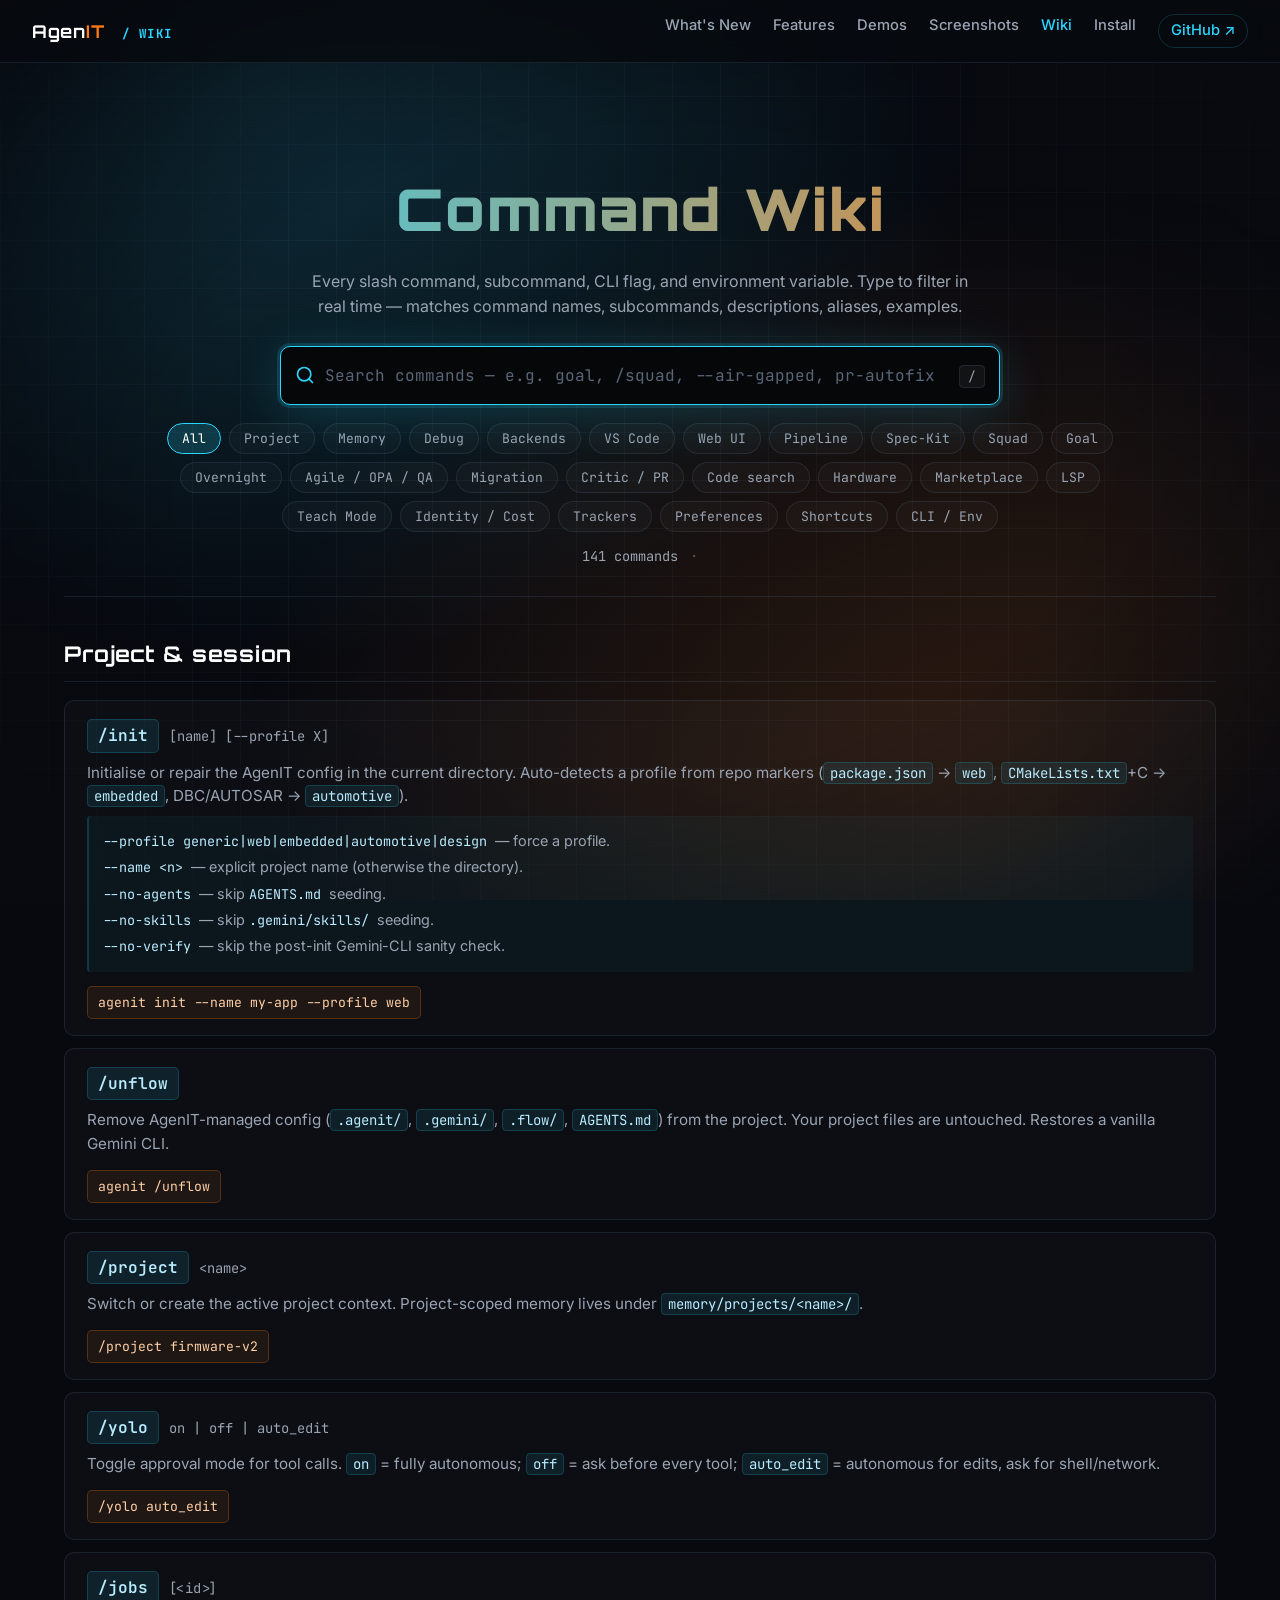
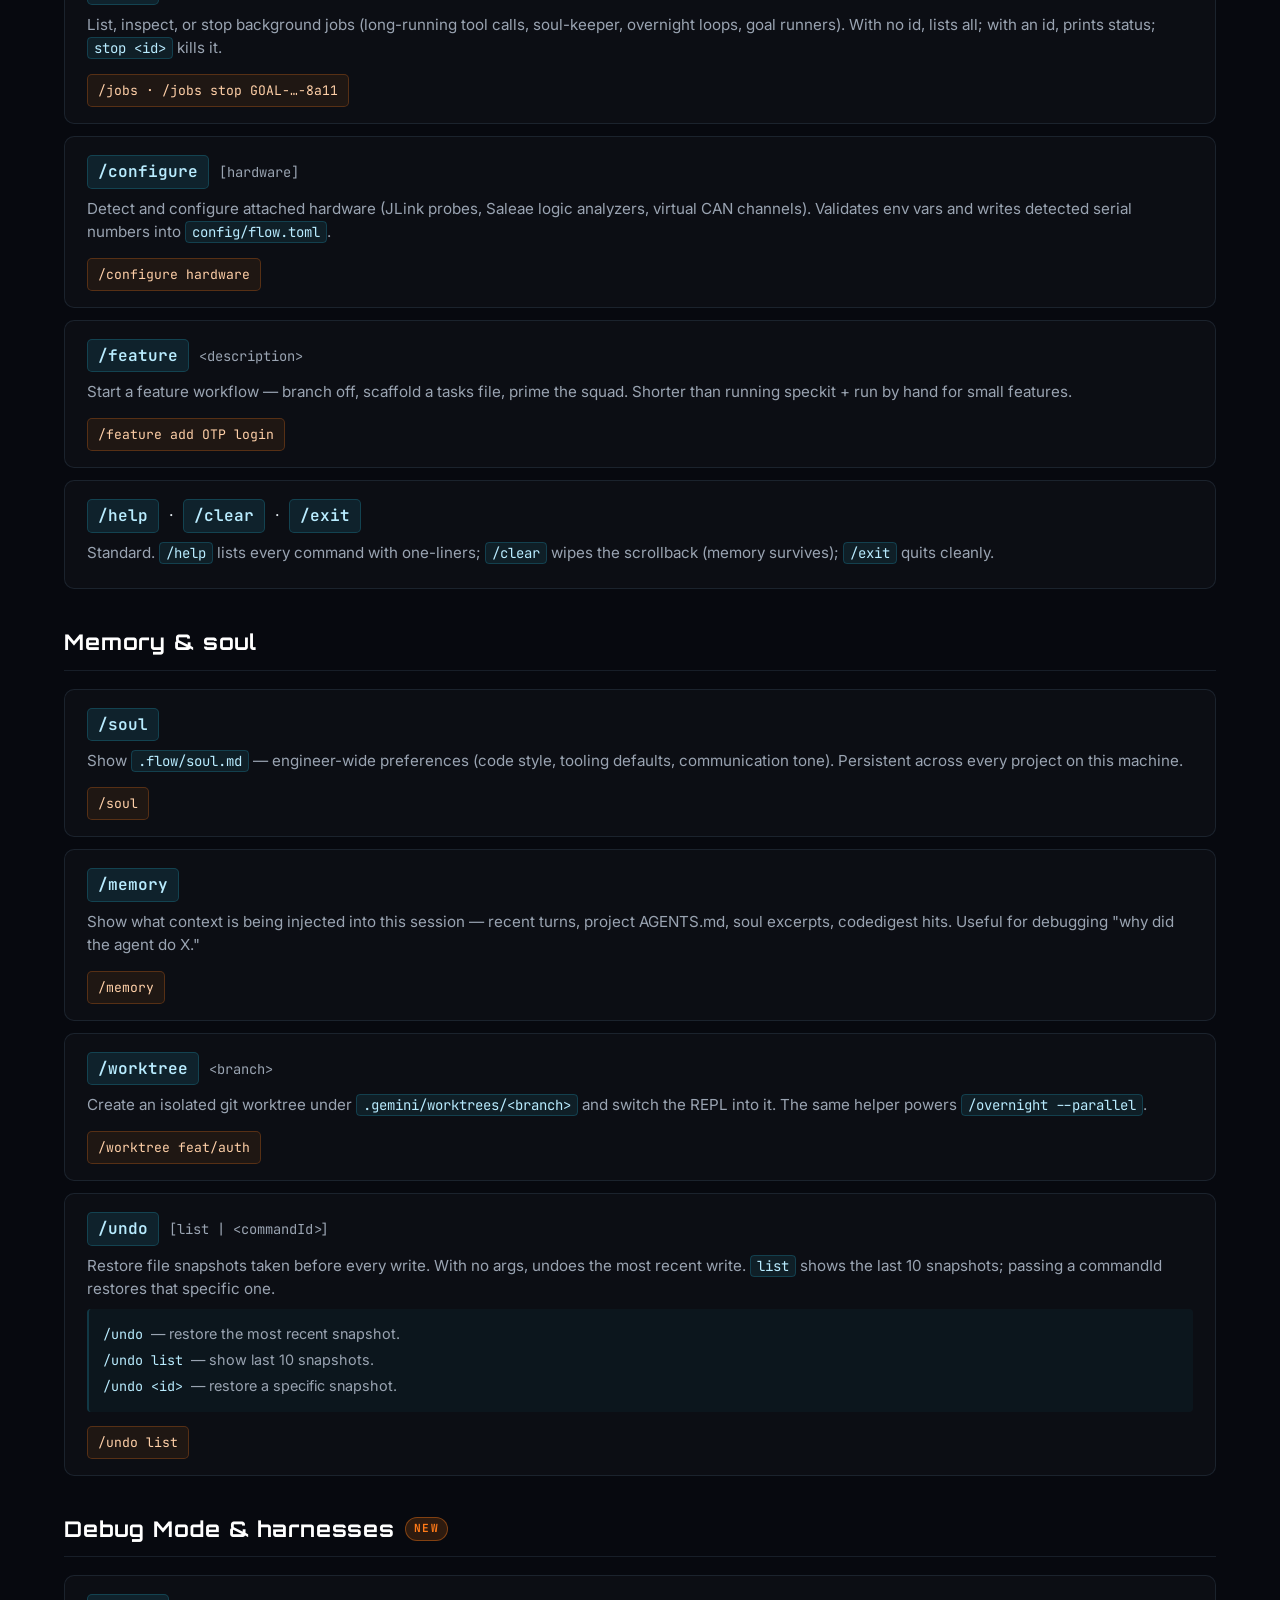
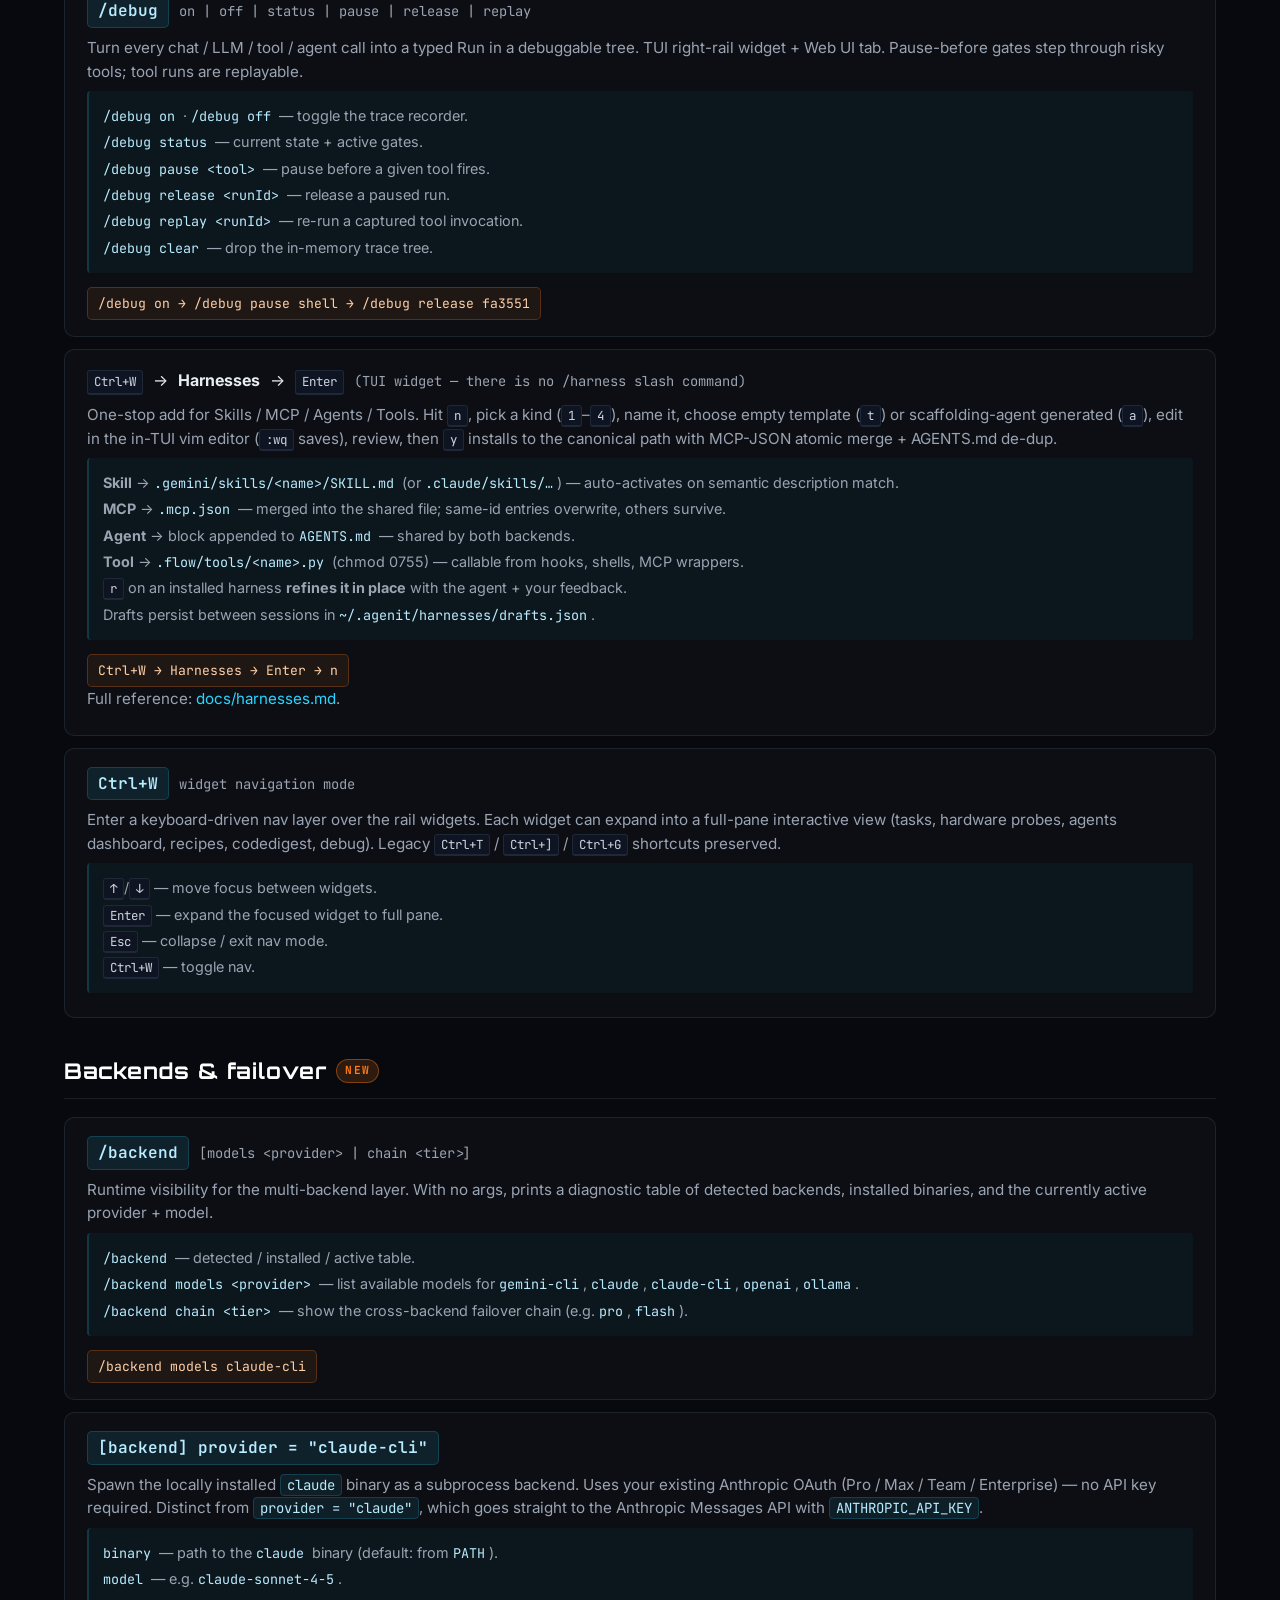
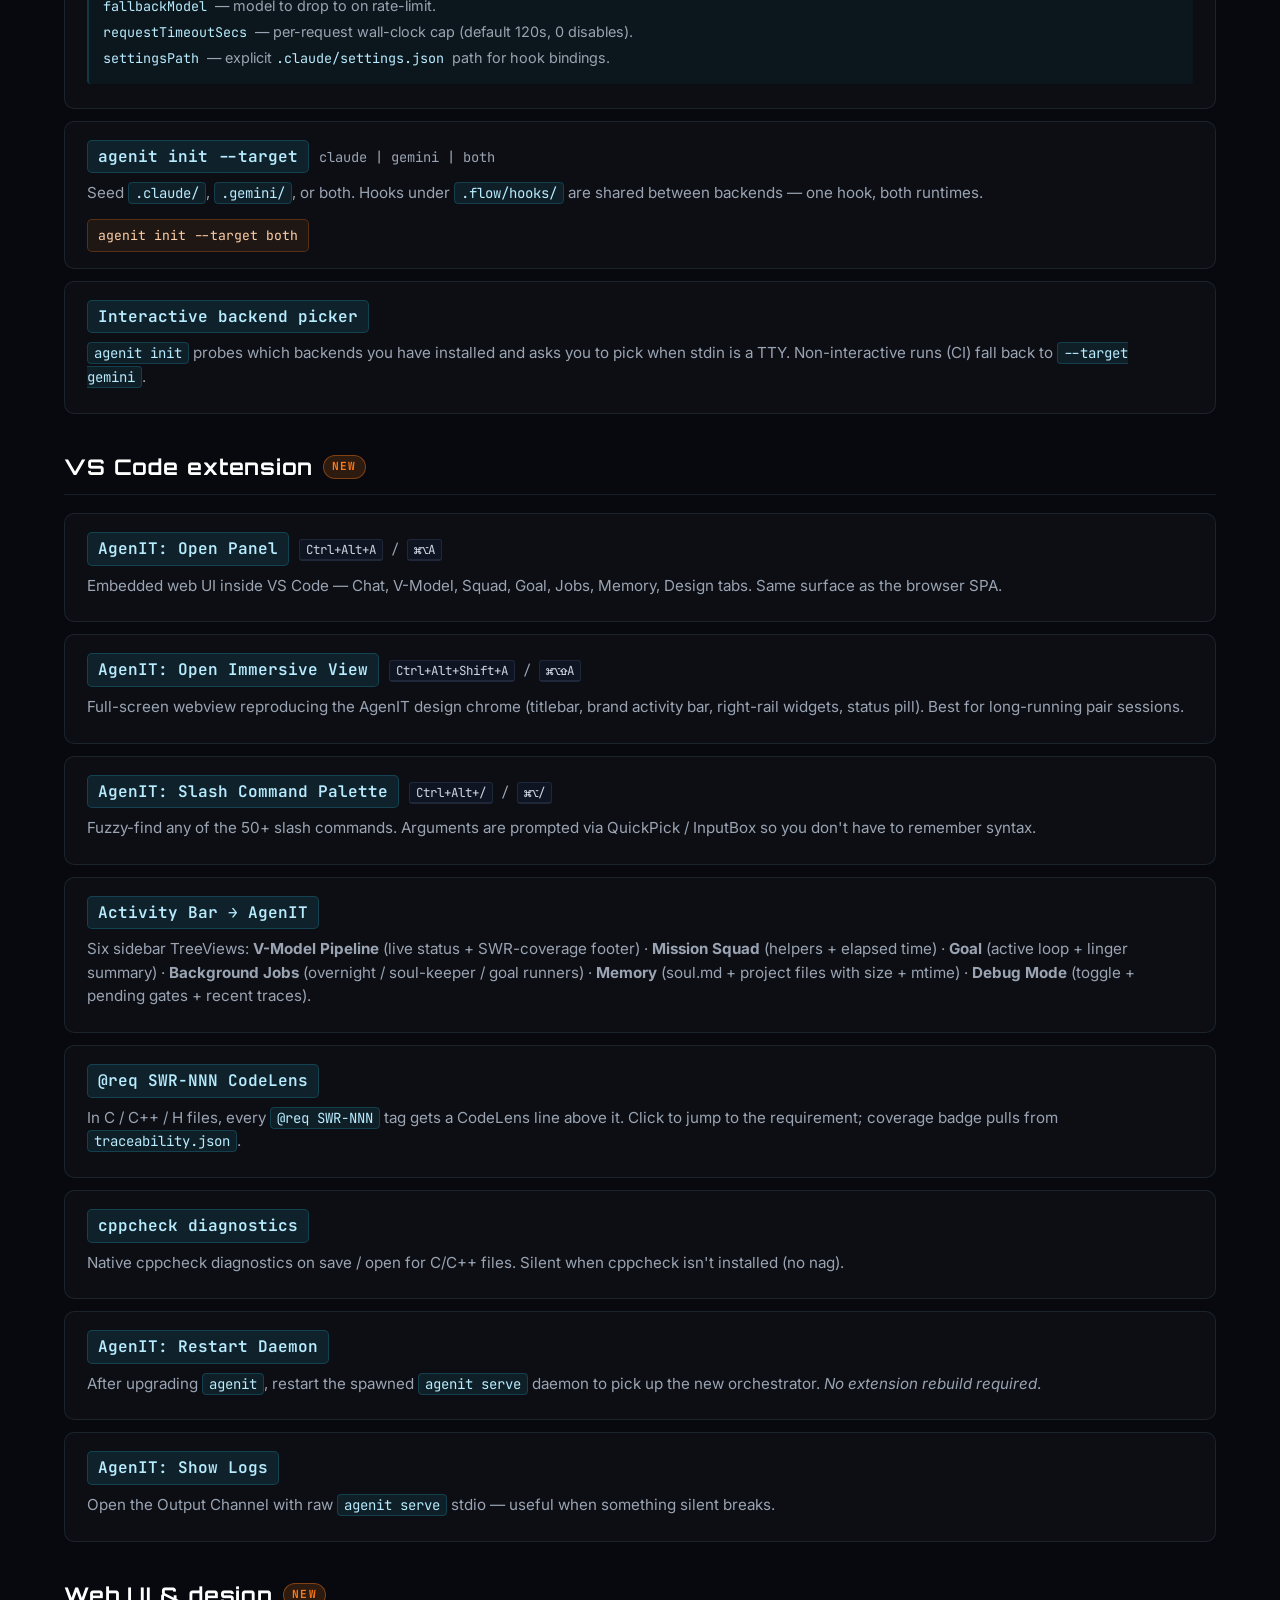
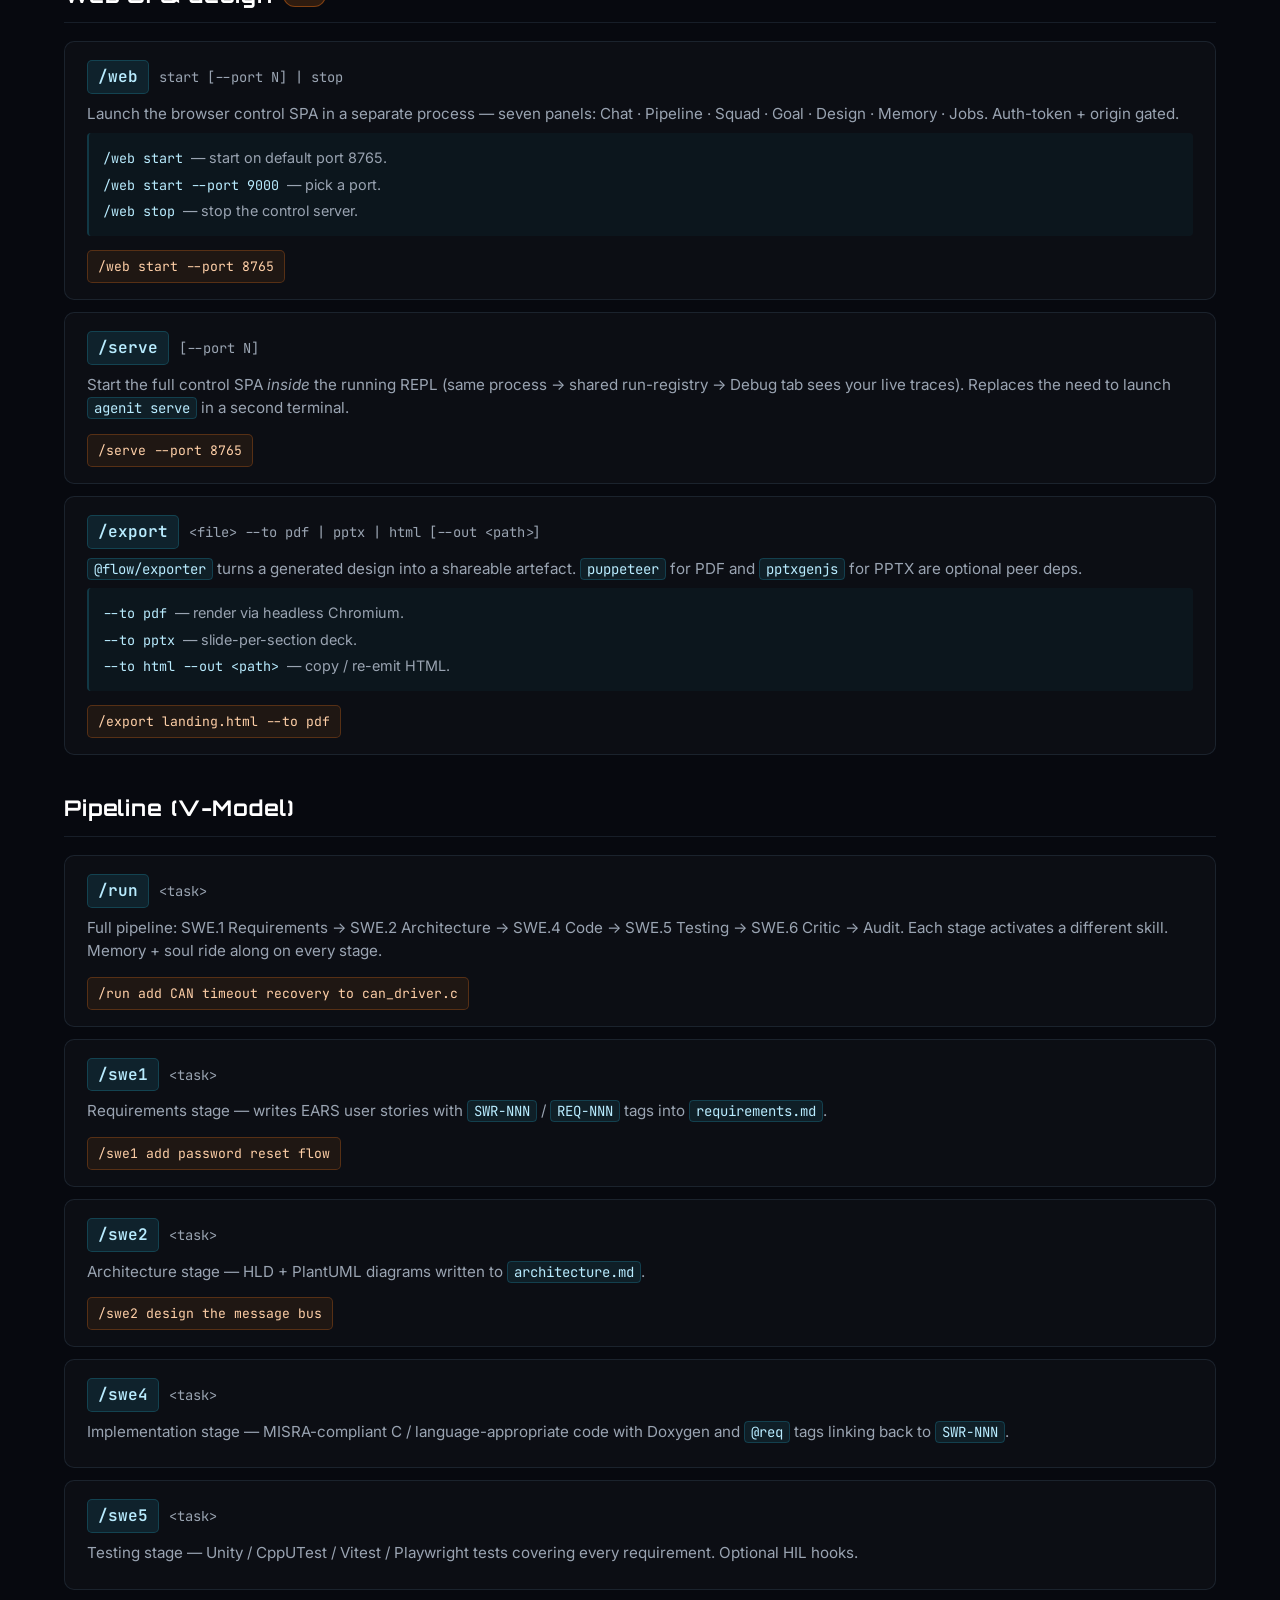
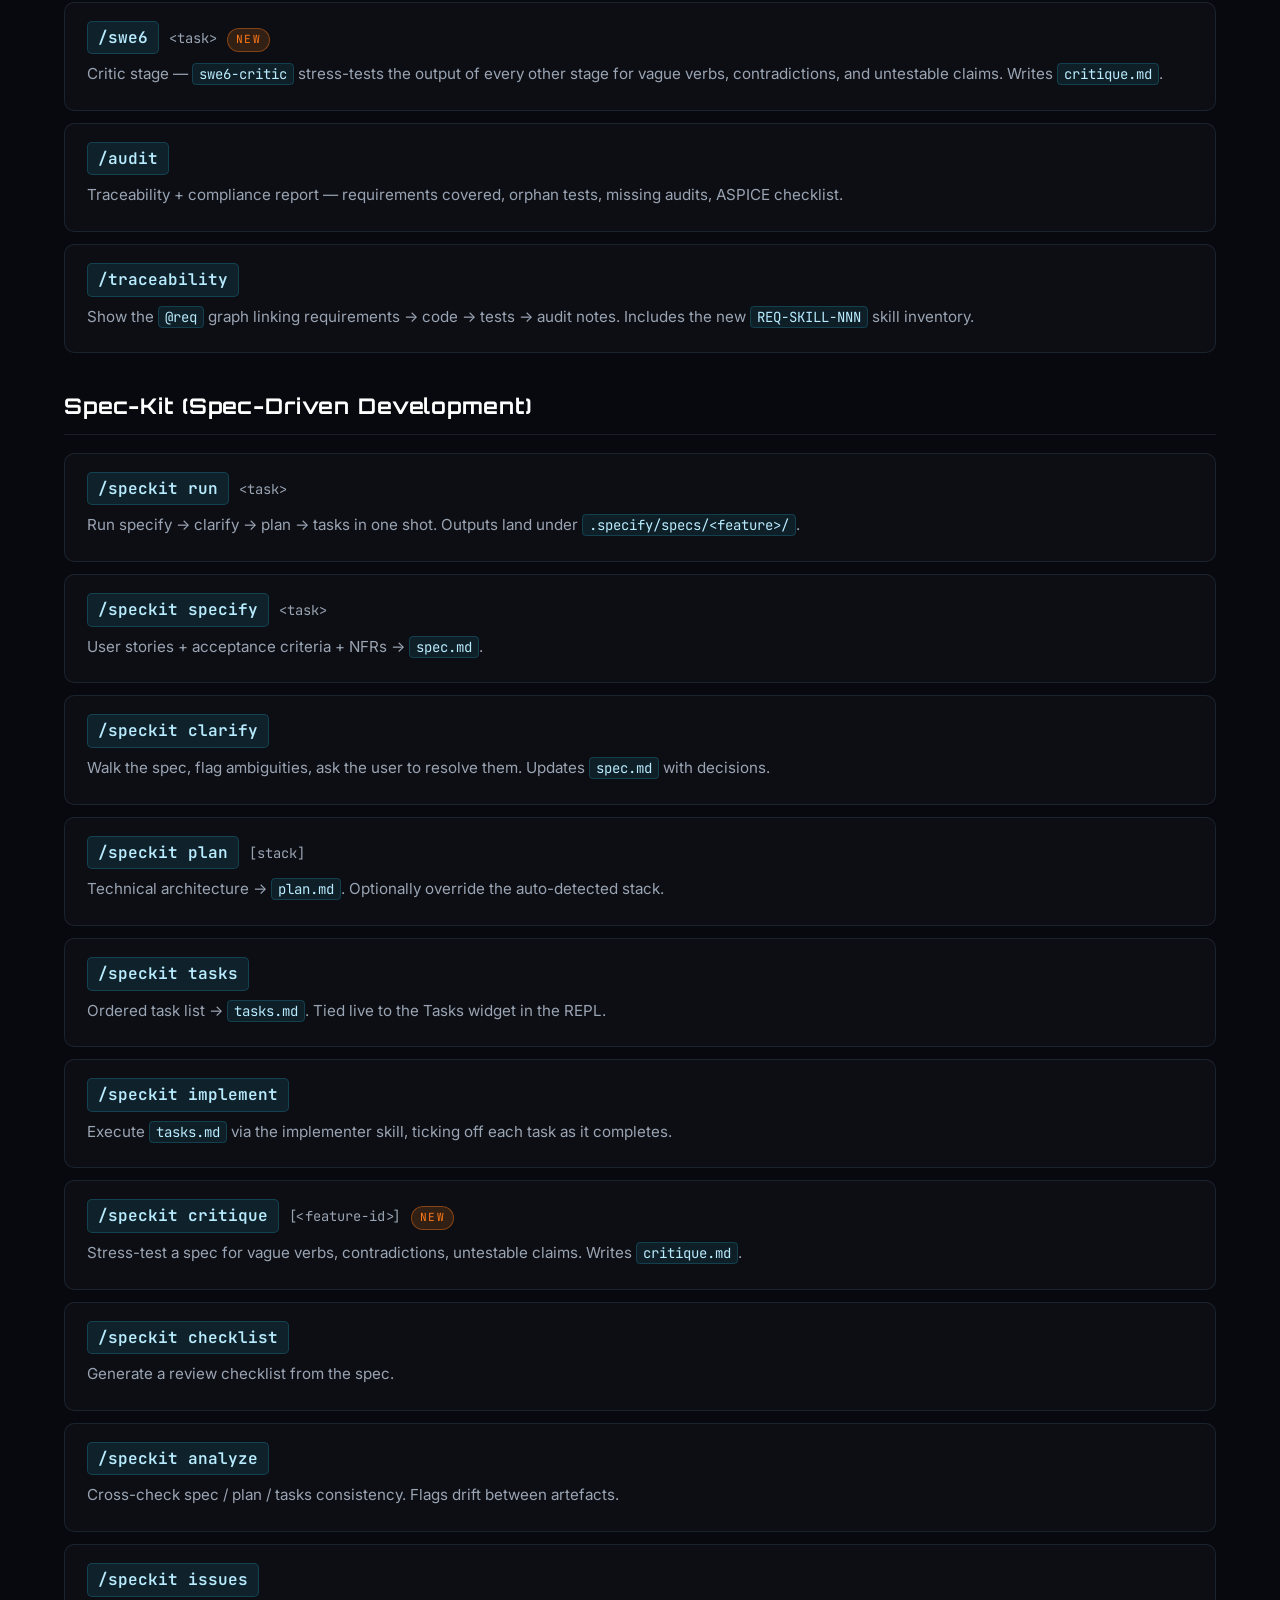
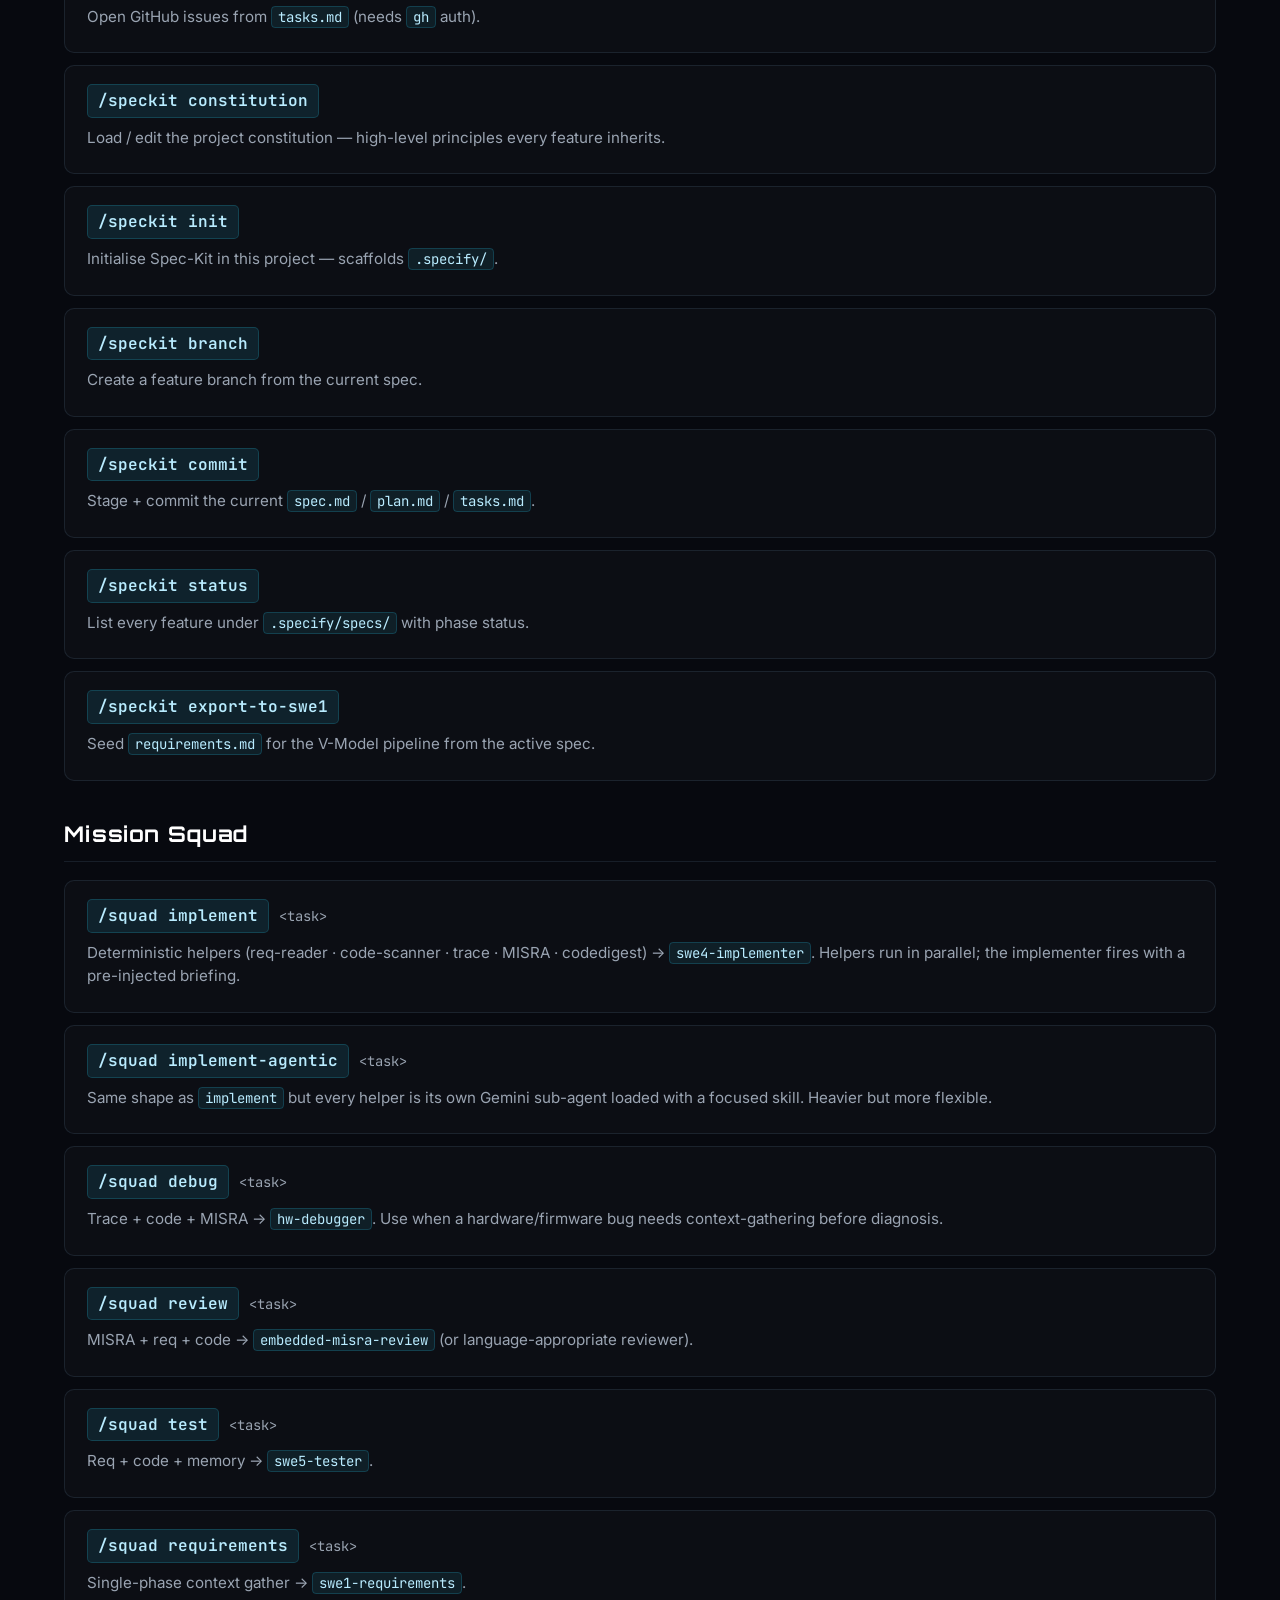
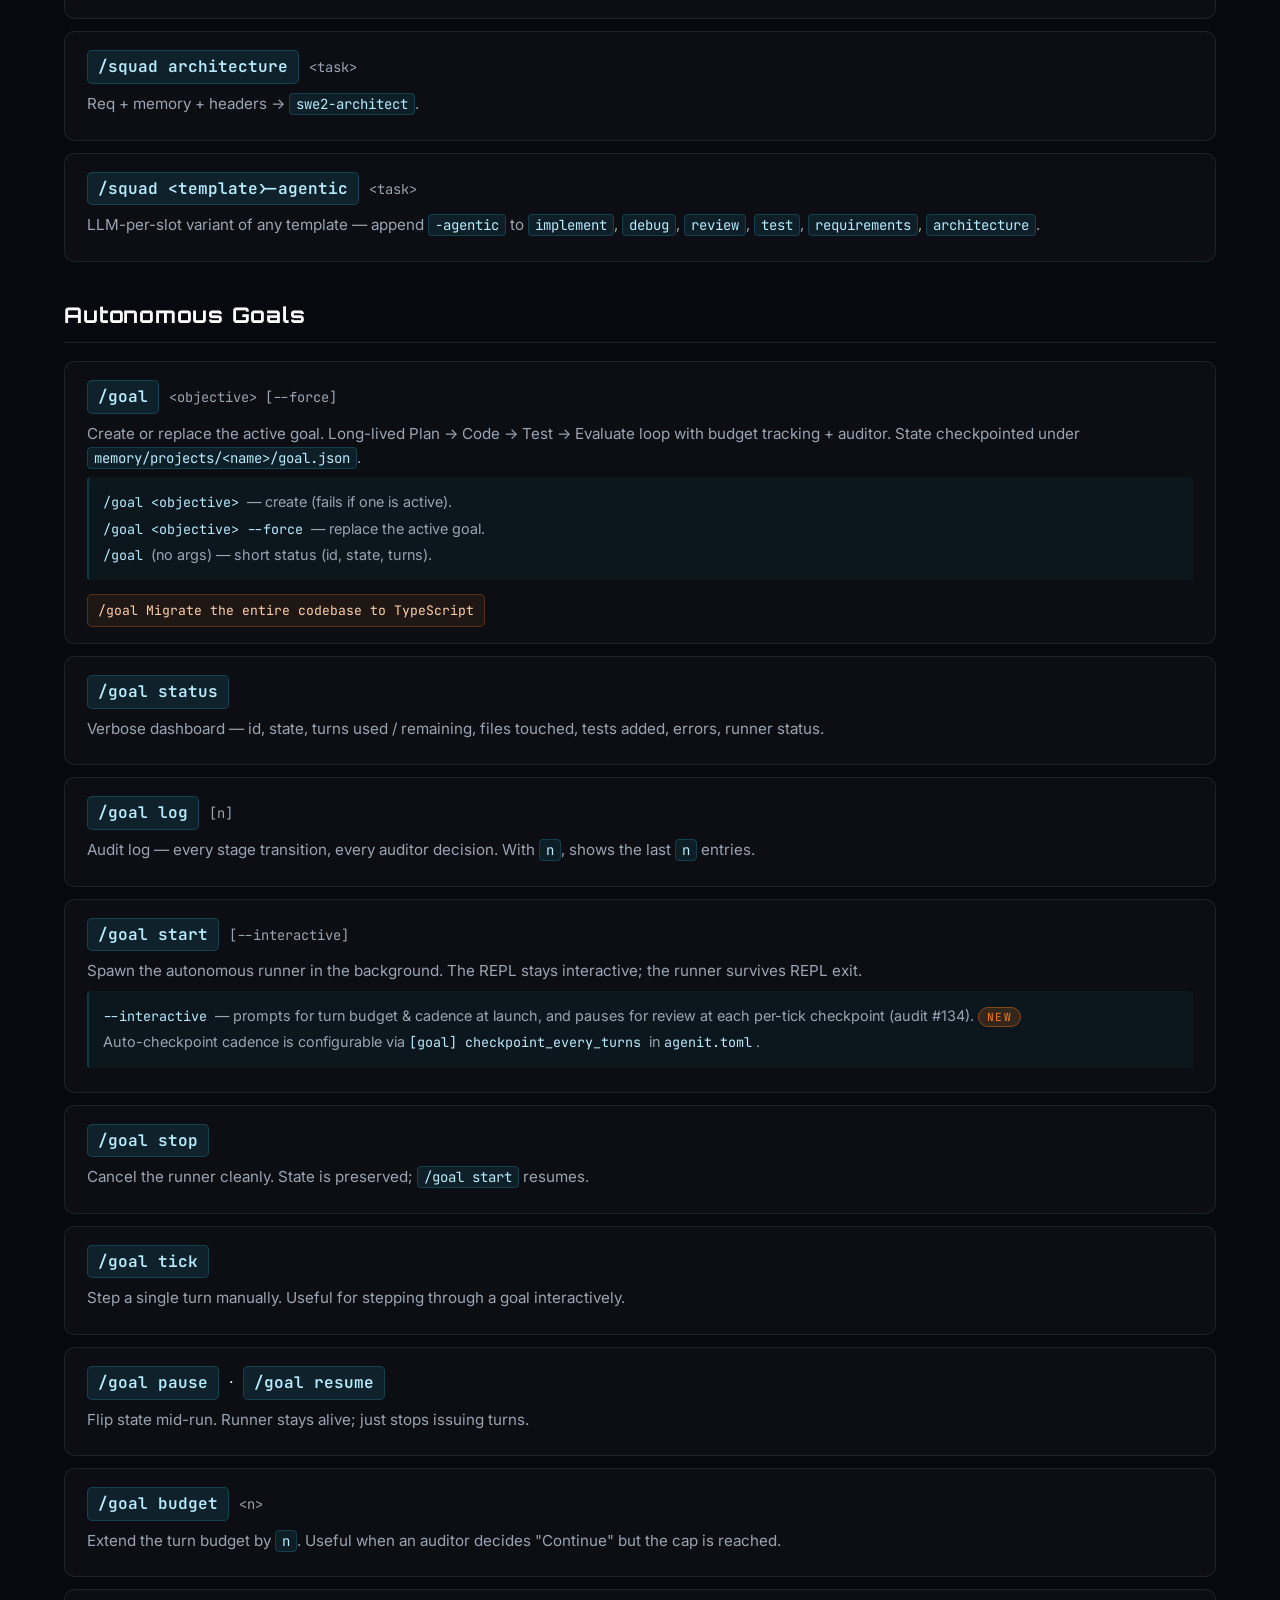
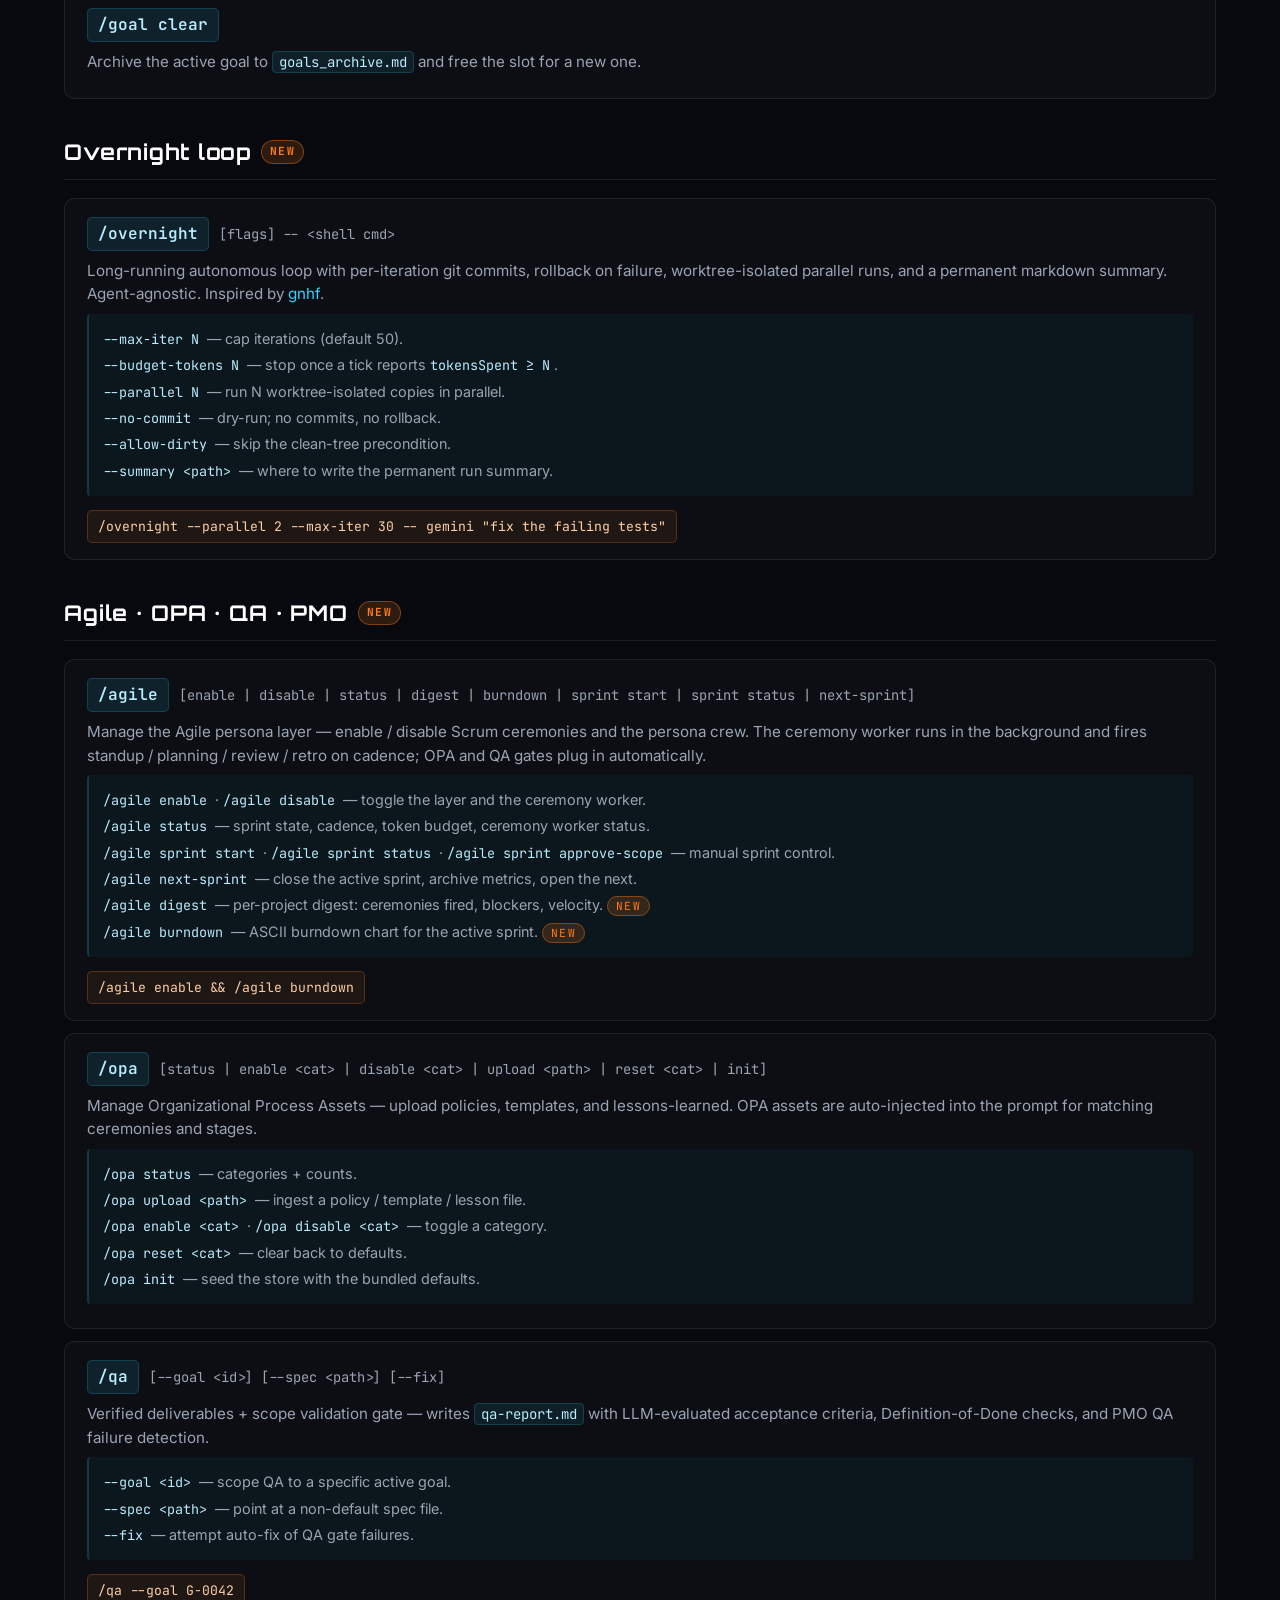
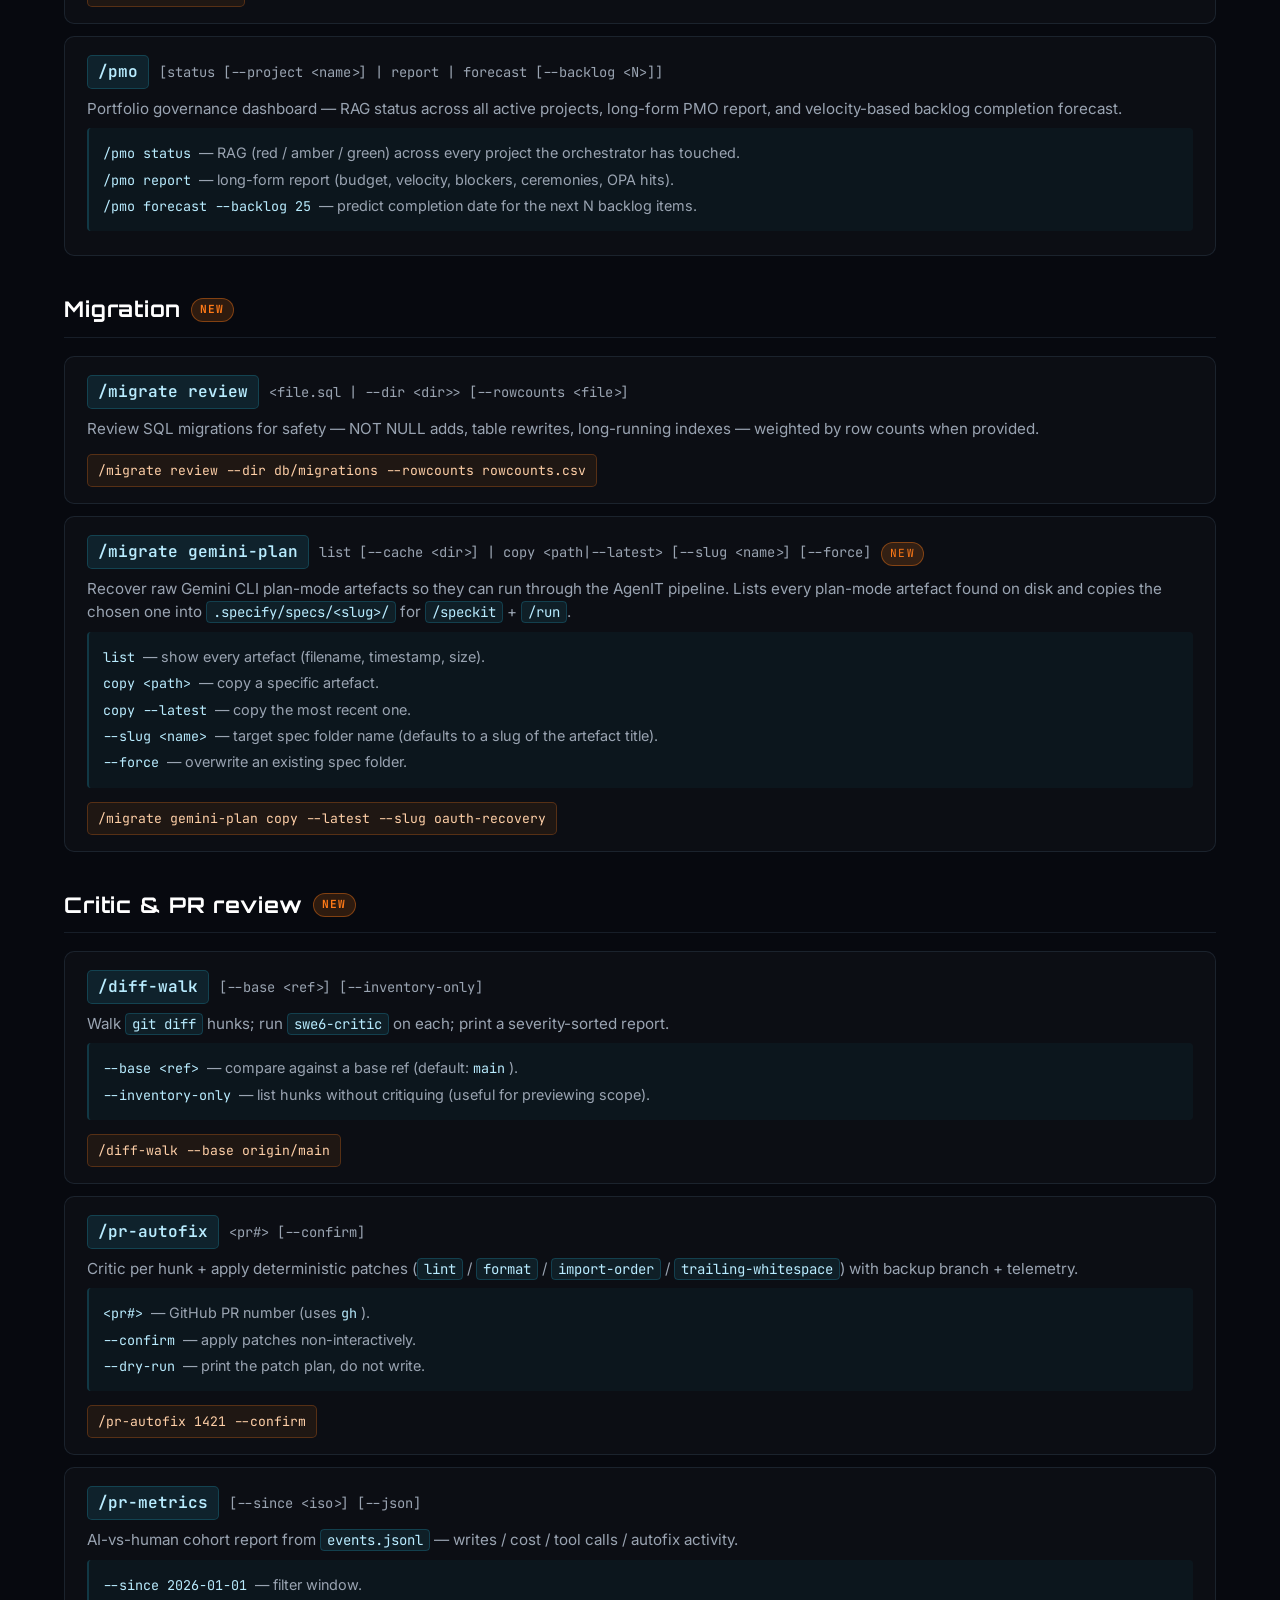
<file: wiki.html>
<!DOCTYPE html>
<html lang="en">
<head>
  <meta charset="UTF-8" />
  <meta name="viewport" content="width=device-width, initial-scale=1.0" />
  <title>AgenIT Wiki — Searchable Command Reference</title>
  <meta name="description" content="Every AgenIT slash command, subcommand, and CLI flag — searchable in real time." />
  <link rel="icon" href="logo.png" type="image/png" />
  <link rel="stylesheet" href="styles.css" />
  <link rel="stylesheet" href="wiki.css" />
  <link href="https://fonts.googleapis.com/css2?family=JetBrains+Mono:wght@400;500;600;700&family=Orbitron:wght@500;700;900&family=Inter:wght@400;500;600;700&display=swap" rel="stylesheet">
</head>
<body class="wiki-body">
  <div class="grid-bg" aria-hidden="true"></div>
  <div class="scanline" aria-hidden="true"></div>

  <header class="nav">
    <a class="brand" href="index.html">
      <span>Agen<em>IT</em> &nbsp;<span class="brand-sub">/ Wiki</span></span>
    </a>
    <nav>
      <a href="index.html#updates">What's New</a>
      <a href="index.html#features">Features</a>
      <a href="index.html#demos">Demos</a>
      <a href="index.html#screenshots">Screenshots</a>
      <a href="wiki.html" class="active">Wiki</a>
      <a href="index.html#install">Install</a>
      <a class="ghost" href="https://github.com/muhammed-eldabea/AgenIT" target="_blank" rel="noopener">GitHub ↗</a>
    </nav>
  </header>

  <main id="top" class="wiki-main">
    <header class="wiki-hero">
      <h1>Command Wiki</h1>
      <p class="wiki-tag">
        Every slash command, subcommand, CLI flag, and environment variable.
        Type to filter in real time &mdash; matches command names,
        subcommands, descriptions, aliases, examples.
      </p>
      <div class="search-shell">
        <svg class="search-icon" viewBox="0 0 24 24" width="20" height="20" fill="none" stroke="currentColor" stroke-width="2" stroke-linecap="round" stroke-linejoin="round" aria-hidden="true"><circle cx="11" cy="11" r="8"/><line x1="21" y1="21" x2="16.65" y2="16.65"/></svg>
        <input id="wiki-search" type="search" placeholder="Search commands &mdash; e.g. goal, /squad, --air-gapped, pr-autofix"
               autocomplete="off" autofocus />
        <span class="search-hint"><kbd>/</kbd></span>
      </div>
      <div class="filter-row" id="cat-filters">
        <button class="chip active" data-cat="all">All</button>
        <button class="chip" data-cat="project">Project</button>
        <button class="chip" data-cat="memory">Memory</button>
        <button class="chip" data-cat="debug">Debug</button>
        <button class="chip" data-cat="backend">Backends</button>
        <button class="chip" data-cat="vscode">VS Code</button>
        <button class="chip" data-cat="web">Web UI</button>
        <button class="chip" data-cat="pipeline">Pipeline</button>
        <button class="chip" data-cat="speckit">Spec-Kit</button>
        <button class="chip" data-cat="squad">Squad</button>
        <button class="chip" data-cat="goal">Goal</button>
        <button class="chip" data-cat="overnight">Overnight</button>
        <button class="chip" data-cat="agile">Agile / OPA / QA</button>
        <button class="chip" data-cat="migrate">Migration</button>
        <button class="chip" data-cat="critic">Critic / PR</button>
        <button class="chip" data-cat="codedigest">Code search</button>
        <button class="chip" data-cat="hardware">Hardware</button>
        <button class="chip" data-cat="marketplace">Marketplace</button>
        <button class="chip" data-cat="lsp">LSP</button>
        <button class="chip" data-cat="teach">Teach Mode</button>
        <button class="chip" data-cat="identity">Identity / Cost</button>
        <button class="chip" data-cat="trackers">Trackers</button>
        <button class="chip" data-cat="pref">Preferences</button>
        <button class="chip" data-cat="shortcut">Shortcuts</button>
        <button class="chip" data-cat="cli">CLI / Env</button>
      </div>
      <div class="search-meta">
        <span id="result-count">— commands</span>
        <span class="search-meta-sep">·</span>
        <button id="clear-btn" class="ghost-mini" type="button" hidden>Clear filter</button>
      </div>
    </header>

    <div id="cmd-list" class="cmd-list">

      <!-- ─── Project & session ─── -->
      <section class="cat" data-cat="project">
        <h2 class="cat-title">Project &amp; session</h2>

        <article class="cmd-card" data-cmd="/init" data-keys="init initialise initialize profile bootstrap">
          <header><code class="cmd-name">/init</code> <span class="cmd-syntax">[name] [--profile X]</span></header>
          <p>Initialise or repair the AgenIT config in the current directory. Auto-detects a profile from repo markers (<code>package.json</code> → <code>web</code>, <code>CMakeLists.txt</code>+C → <code>embedded</code>, DBC/AUTOSAR → <code>automotive</code>).</p>
          <ul class="sub">
            <li><code>--profile generic|web|embedded|automotive|design</code> — force a profile.</li>
            <li><code>--name &lt;n&gt;</code> — explicit project name (otherwise the directory).</li>
            <li><code>--no-agents</code> — skip <code>AGENTS.md</code> seeding.</li>
            <li><code>--no-skills</code> — skip <code>.gemini/skills/</code> seeding.</li>
            <li><code>--no-verify</code> — skip the post-init Gemini-CLI sanity check.</li>
          </ul>
          <code class="ex">agenit init --name my-app --profile web</code>
        </article>

        <article class="cmd-card" data-cmd="/unflow" data-keys="unflow remove uninstall restore vanilla">
          <header><code class="cmd-name">/unflow</code></header>
          <p>Remove AgenIT-managed config (<code>.agenit/</code>, <code>.gemini/</code>, <code>.flow/</code>, <code>AGENTS.md</code>) from the project. Your project files are untouched. Restores a vanilla Gemini CLI.</p>
          <code class="ex">agenit /unflow</code>
        </article>

        <article class="cmd-card" data-cmd="/project" data-keys="project switch active scope">
          <header><code class="cmd-name">/project</code> <span class="cmd-syntax">&lt;name&gt;</span></header>
          <p>Switch or create the active project context. Project-scoped memory lives under <code>memory/projects/&lt;name&gt;/</code>.</p>
          <code class="ex">/project firmware-v2</code>
        </article>

        <article class="cmd-card" data-cmd="/yolo" data-keys="yolo approval mode auto edit safe risky">
          <header><code class="cmd-name">/yolo</code> <span class="cmd-syntax">on | off | auto_edit</span></header>
          <p>Toggle approval mode for tool calls. <code>on</code> = fully autonomous; <code>off</code> = ask before every tool; <code>auto_edit</code> = autonomous for edits, ask for shell/network.</p>
          <code class="ex">/yolo auto_edit</code>
        </article>

        <article class="cmd-card" data-cmd="/jobs" data-keys="jobs background process kill stop list">
          <header><code class="cmd-name">/jobs</code> <span class="cmd-syntax">[&lt;id&gt;]</span></header>
          <p>List, inspect, or stop background jobs (long-running tool calls, soul-keeper, overnight loops, goal runners). With no id, lists all; with an id, prints status; <code>stop &lt;id&gt;</code> kills it.</p>
          <code class="ex">/jobs · /jobs stop GOAL-…-8a11</code>
        </article>

        <article class="cmd-card" data-cmd="/configure" data-keys="configure hardware jlink saleae detect env">
          <header><code class="cmd-name">/configure</code> <span class="cmd-syntax">[hardware]</span></header>
          <p>Detect and configure attached hardware (JLink probes, Saleae logic analyzers, virtual CAN channels). Validates env vars and writes detected serial numbers into <code>config/flow.toml</code>.</p>
          <code class="ex">/configure hardware</code>
        </article>

        <article class="cmd-card" data-cmd="/feature" data-keys="feature workflow start description">
          <header><code class="cmd-name">/feature</code> <span class="cmd-syntax">&lt;description&gt;</span></header>
          <p>Start a feature workflow — branch off, scaffold a tasks file, prime the squad. Shorter than running speckit + run by hand for small features.</p>
          <code class="ex">/feature add OTP login</code>
        </article>

        <article class="cmd-card" data-cmd="/help" data-keys="help clear exit standard">
          <header><code class="cmd-name">/help</code> · <code class="cmd-name">/clear</code> · <code class="cmd-name">/exit</code></header>
          <p>Standard. <code>/help</code> lists every command with one-liners; <code>/clear</code> wipes the scrollback (memory survives); <code>/exit</code> quits cleanly.</p>
        </article>
      </section>

      <!-- ─── Memory & soul ─── -->
      <section class="cat" data-cat="memory">
        <h2 class="cat-title">Memory &amp; soul</h2>

        <article class="cmd-card" data-cmd="/soul" data-keys="soul preferences engineer profile">
          <header><code class="cmd-name">/soul</code></header>
          <p>Show <code>.flow/soul.md</code> — engineer-wide preferences (code style, tooling defaults, communication tone). Persistent across every project on this machine.</p>
          <code class="ex">/soul</code>
        </article>

        <article class="cmd-card" data-cmd="/memory" data-keys="memory context injection project agents">
          <header><code class="cmd-name">/memory</code></header>
          <p>Show what context is being injected into this session — recent turns, project AGENTS.md, soul excerpts, codedigest hits. Useful for debugging "why did the agent do X."</p>
          <code class="ex">/memory</code>
        </article>

        <article class="cmd-card" data-cmd="/worktree" data-keys="worktree branch isolated risky safe sandbox">
          <header><code class="cmd-name">/worktree</code> <span class="cmd-syntax">&lt;branch&gt;</span></header>
          <p>Create an isolated git worktree under <code>.gemini/worktrees/&lt;branch&gt;</code> and switch the REPL into it. The same helper powers <code>/overnight --parallel</code>.</p>
          <code class="ex">/worktree feat/auth</code>
        </article>

        <article class="cmd-card" data-cmd="/undo" data-keys="undo snapshot restore revert file">
          <header><code class="cmd-name">/undo</code> <span class="cmd-syntax">[list | &lt;commandId&gt;]</span></header>
          <p>Restore file snapshots taken before every write. With no args, undoes the most recent write. <code>list</code> shows the last 10 snapshots; passing a commandId restores that specific one.</p>
          <ul class="sub">
            <li><code>/undo</code> — restore the most recent snapshot.</li>
            <li><code>/undo list</code> — show last 10 snapshots.</li>
            <li><code>/undo &lt;id&gt;</code> — restore a specific snapshot.</li>
          </ul>
          <code class="ex">/undo list</code>
        </article>
      </section>

      <!-- ─── Debug Mode & harnesses ─── -->
      <section class="cat" data-cat="debug">
        <h2 class="cat-title">Debug Mode &amp; harnesses <span class="cat-badge">NEW</span></h2>

        <article class="cmd-card" data-cmd="/debug" data-keys="debug trace tree langsmith pause gate replay observability">
          <header><code class="cmd-name">/debug</code> <span class="cmd-syntax">on | off | status | pause | release | replay</span></header>
          <p>Turn every chat / LLM / tool / agent call into a typed Run in a debuggable tree. TUI right-rail widget + Web UI tab. Pause-before gates step through risky tools; tool runs are replayable.</p>
          <ul class="sub">
            <li><code>/debug on</code> · <code>/debug off</code> — toggle the trace recorder.</li>
            <li><code>/debug status</code> — current state + active gates.</li>
            <li><code>/debug pause &lt;tool&gt;</code> — pause before a given tool fires.</li>
            <li><code>/debug release &lt;runId&gt;</code> — release a paused run.</li>
            <li><code>/debug replay &lt;runId&gt;</code> — re-run a captured tool invocation.</li>
            <li><code>/debug clear</code> — drop the in-memory trace tree.</li>
          </ul>
          <code class="ex">/debug on  →  /debug pause shell  →  /debug release fa3551</code>
        </article>

        <article class="cmd-card" data-cmd="Harness widget" data-keys="harness skill mcp agent tool scaffold vim editor add widget ctrl-w">
          <header><kbd>Ctrl+W</kbd> → <strong>Harnesses</strong> → <kbd>Enter</kbd> <span class="cmd-syntax">(TUI widget — there is no /harness slash command)</span></header>
          <p>One-stop add for Skills / MCP / Agents / Tools. Hit <kbd>n</kbd>, pick a kind (<kbd>1</kbd>–<kbd>4</kbd>), name it, choose empty template (<kbd>t</kbd>) or scaffolding-agent generated (<kbd>a</kbd>), edit in the in-TUI vim editor (<kbd>:wq</kbd> saves), review, then <kbd>y</kbd> installs to the canonical path with MCP-JSON atomic merge + AGENTS.md de-dup.</p>
          <ul class="sub">
            <li><strong>Skill</strong> → <code>.gemini/skills/&lt;name&gt;/SKILL.md</code> (or <code>.claude/skills/…</code>) — auto-activates on semantic description match.</li>
            <li><strong>MCP</strong> → <code>.mcp.json</code> — merged into the shared file; same-id entries overwrite, others survive.</li>
            <li><strong>Agent</strong> → block appended to <code>AGENTS.md</code> — shared by both backends.</li>
            <li><strong>Tool</strong> → <code>.flow/tools/&lt;name&gt;.py</code> (chmod 0755) — callable from hooks, shells, MCP wrappers.</li>
            <li><kbd>r</kbd> on an installed harness <strong>refines it in place</strong> with the agent + your feedback.</li>
            <li>Drafts persist between sessions in <code>~/.agenit/harnesses/drafts.json</code>.</li>
          </ul>
          <code class="ex">Ctrl+W → Harnesses → Enter → n</code>
          <p class="harness-note">Full reference: <a href="https://github.com/muhammed-eldabea/AgenIT/blob/main/docs/harnesses.md" target="_blank" rel="noopener">docs/harnesses.md</a>.</p>
        </article>

        <article class="cmd-card" data-cmd="Ctrl+W" data-keys="widget navigation rail keyboard ctrl+w expand">
          <header><code class="cmd-name">Ctrl+W</code> <span class="cmd-syntax">widget navigation mode</span></header>
          <p>Enter a keyboard-driven nav layer over the rail widgets. Each widget can expand into a full-pane interactive view (tasks, hardware probes, agents dashboard, recipes, codedigest, debug). Legacy <kbd>Ctrl+T</kbd> / <kbd>Ctrl+]</kbd> / <kbd>Ctrl+G</kbd> shortcuts preserved.</p>
          <ul class="sub">
            <li><kbd>↑</kbd>/<kbd>↓</kbd> — move focus between widgets.</li>
            <li><kbd>Enter</kbd> — expand the focused widget to full pane.</li>
            <li><kbd>Esc</kbd> — collapse / exit nav mode.</li>
            <li><kbd>Ctrl+W</kbd> — toggle nav.</li>
          </ul>
        </article>
      </section>

      <!-- ─── Backends ─── -->
      <section class="cat" data-cat="backend">
        <h2 class="cat-title">Backends &amp; failover <span class="cat-badge">NEW</span></h2>

        <article class="cmd-card" data-cmd="/backend" data-keys="backend detect installed active gemini claude openai ollama failover router">
          <header><code class="cmd-name">/backend</code> <span class="cmd-syntax">[models &lt;provider&gt; | chain &lt;tier&gt;]</span></header>
          <p>Runtime visibility for the multi-backend layer. With no args, prints a diagnostic table of detected backends, installed binaries, and the currently active provider + model.</p>
          <ul class="sub">
            <li><code>/backend</code> &mdash; detected / installed / active table.</li>
            <li><code>/backend models &lt;provider&gt;</code> &mdash; list available models for <code>gemini-cli</code>, <code>claude</code>, <code>claude-cli</code>, <code>openai</code>, <code>ollama</code>.</li>
            <li><code>/backend chain &lt;tier&gt;</code> &mdash; show the cross-backend failover chain (e.g. <code>pro</code>, <code>flash</code>).</li>
          </ul>
          <code class="ex">/backend models claude-cli</code>
        </article>

        <article class="cmd-card" data-cmd="claude-cli" data-keys="claude cli subprocess backend oauth pro max team enterprise binary">
          <header><code class="cmd-name">[backend] provider = "claude-cli"</code></header>
          <p>Spawn the locally installed <code>claude</code> binary as a subprocess backend. Uses your existing Anthropic OAuth (Pro / Max / Team / Enterprise) &mdash; no API key required. Distinct from <code>provider = "claude"</code>, which goes straight to the Anthropic Messages API with <code>ANTHROPIC_API_KEY</code>.</p>
          <ul class="sub">
            <li><code>binary</code> &mdash; path to the <code>claude</code> binary (default: from <code>PATH</code>).</li>
            <li><code>model</code> &mdash; e.g. <code>claude-sonnet-4-5</code>.</li>
            <li><code>fallbackModel</code> &mdash; model to drop to on rate-limit.</li>
            <li><code>requestTimeoutSecs</code> &mdash; per-request wall-clock cap (default 120s, 0 disables).</li>
            <li><code>settingsPath</code> &mdash; explicit <code>.claude/settings.json</code> path for hook bindings.</li>
          </ul>
        </article>

        <article class="cmd-card" data-cmd="agenit init --target" data-keys="init target claude gemini both seed assets dual">
          <header><code class="cmd-name">agenit init --target</code> <span class="cmd-syntax">claude | gemini | both</span></header>
          <p>Seed <code>.claude/</code>, <code>.gemini/</code>, or both. Hooks under <code>.flow/hooks/</code> are shared between backends &mdash; one hook, both runtimes.</p>
          <code class="ex">agenit init --target both</code>
        </article>

        <article class="cmd-card" data-cmd="backend picker" data-keys="interactive backend picker tty init choose detect">
          <header><code class="cmd-name">Interactive backend picker</code></header>
          <p><code>agenit init</code> probes which backends you have installed and asks you to pick when stdin is a TTY. Non-interactive runs (CI) fall back to <code>--target gemini</code>.</p>
        </article>
      </section>

      <!-- ─── VS Code ─── -->
      <section class="cat" data-cat="vscode">
        <h2 class="cat-title">VS Code extension <span class="cat-badge">NEW</span></h2>

        <article class="cmd-card" data-cmd="AgenIT compact panel" data-keys="vscode panel webview compact chat v-model squad goal memory design">
          <header><code class="cmd-name">AgenIT: Open Panel</code> <span class="cmd-syntax"><kbd>Ctrl+Alt+A</kbd> / <kbd>⌘⌥A</kbd></span></header>
          <p>Embedded web UI inside VS Code &mdash; Chat, V-Model, Squad, Goal, Jobs, Memory, Design tabs. Same surface as the browser SPA.</p>
        </article>

        <article class="cmd-card" data-cmd="AgenIT immersive view" data-keys="vscode immersive full-screen webview brand activity bar widgets">
          <header><code class="cmd-name">AgenIT: Open Immersive View</code> <span class="cmd-syntax"><kbd>Ctrl+Alt+Shift+A</kbd> / <kbd>⌘⌥⇧A</kbd></span></header>
          <p>Full-screen webview reproducing the AgenIT design chrome (titlebar, brand activity bar, right-rail widgets, status pill). Best for long-running pair sessions.</p>
        </article>

        <article class="cmd-card" data-cmd="AgenIT slash palette" data-keys="vscode slash command palette quickpick fuzzy">
          <header><code class="cmd-name">AgenIT: Slash Command Palette</code> <span class="cmd-syntax"><kbd>Ctrl+Alt+/</kbd> / <kbd>⌘⌥/</kbd></span></header>
          <p>Fuzzy-find any of the 50+ slash commands. Arguments are prompted via QuickPick / InputBox so you don't have to remember syntax.</p>
        </article>

        <article class="cmd-card" data-cmd="VS Code TreeViews" data-keys="vscode sidebar treeview activity bar pipeline squad goal jobs memory debug">
          <header><code class="cmd-name">Activity Bar → AgenIT</code></header>
          <p>Six sidebar TreeViews: <strong>V-Model Pipeline</strong> (live status + SWR-coverage footer) · <strong>Mission Squad</strong> (helpers + elapsed time) · <strong>Goal</strong> (active loop + linger summary) · <strong>Background Jobs</strong> (overnight / soul-keeper / goal runners) · <strong>Memory</strong> (soul.md + project files with size + mtime) · <strong>Debug Mode</strong> (toggle + pending gates + recent traces).</p>
        </article>

        <article class="cmd-card" data-cmd="@req CodeLens" data-keys="vscode codelens req swr traceability coverage jump">
          <header><code class="cmd-name">@req SWR-NNN CodeLens</code></header>
          <p>In C / C++ / H files, every <code>@req SWR-NNN</code> tag gets a CodeLens line above it. Click to jump to the requirement; coverage badge pulls from <code>traceability.json</code>.</p>
        </article>

        <article class="cmd-card" data-cmd="cppcheck diagnostics" data-keys="cppcheck vscode diagnostics save c cpp linter">
          <header><code class="cmd-name">cppcheck diagnostics</code></header>
          <p>Native cppcheck diagnostics on save / open for C/C++ files. Silent when cppcheck isn't installed (no nag).</p>
        </article>

        <article class="cmd-card" data-cmd="AgenIT Restart Daemon" data-keys="vscode restart daemon agenit serve upgrade refresh">
          <header><code class="cmd-name">AgenIT: Restart Daemon</code></header>
          <p>After upgrading <code>agenit</code>, restart the spawned <code>agenit serve</code> daemon to pick up the new orchestrator. <em>No extension rebuild required</em>.</p>
        </article>

        <article class="cmd-card" data-cmd="AgenIT Show Logs" data-keys="vscode show logs output channel agenit serve stdio">
          <header><code class="cmd-name">AgenIT: Show Logs</code></header>
          <p>Open the Output Channel with raw <code>agenit serve</code> stdio &mdash; useful when something silent breaks.</p>
        </article>
      </section>

      <!-- ─── Web UI ─── -->
      <section class="cat" data-cat="web">
        <h2 class="cat-title">Web UI &amp; design <span class="cat-badge">NEW</span></h2>

        <article class="cmd-card" data-cmd="/web" data-keys="web ui browser spa control panel">
          <header><code class="cmd-name">/web</code> <span class="cmd-syntax">start [--port N] | stop</span></header>
          <p>Launch the browser control SPA in a separate process — seven panels: Chat · Pipeline · Squad · Goal · Design · Memory · Jobs. Auth-token + origin gated.</p>
          <ul class="sub">
            <li><code>/web start</code> — start on default port 8765.</li>
            <li><code>/web start --port 9000</code> — pick a port.</li>
            <li><code>/web stop</code> — stop the control server.</li>
          </ul>
          <code class="ex">/web start --port 8765</code>
        </article>

        <article class="cmd-card" data-cmd="/serve" data-keys="serve in-process repl shared run-registry debug tab">
          <header><code class="cmd-name">/serve</code> <span class="cmd-syntax">[--port N]</span></header>
          <p>Start the full control SPA <em>inside</em> the running REPL (same process → shared run-registry → Debug tab sees your live traces). Replaces the need to launch <code>agenit serve</code> in a second terminal.</p>
          <code class="ex">/serve --port 8765</code>
        </article>

        <article class="cmd-card" data-cmd="/export" data-keys="export pdf pptx html puppeteer pptxgenjs design">
          <header><code class="cmd-name">/export</code> <span class="cmd-syntax">&lt;file&gt; --to pdf | pptx | html [--out &lt;path&gt;]</span></header>
          <p><code>@flow/exporter</code> turns a generated design into a shareable artefact. <code>puppeteer</code> for PDF and <code>pptxgenjs</code> for PPTX are optional peer deps.</p>
          <ul class="sub">
            <li><code>--to pdf</code> — render via headless Chromium.</li>
            <li><code>--to pptx</code> — slide-per-section deck.</li>
            <li><code>--to html --out &lt;path&gt;</code> — copy / re-emit HTML.</li>
          </ul>
          <code class="ex">/export landing.html --to pdf</code>
        </article>
      </section>

      <!-- ─── Pipeline (V-Model) ─── -->
      <section class="cat" data-cat="pipeline">
        <h2 class="cat-title">Pipeline (V-Model)</h2>

        <article class="cmd-card" data-cmd="/run" data-keys="run pipeline full v-model stages req arch code test audit">
          <header><code class="cmd-name">/run</code> <span class="cmd-syntax">&lt;task&gt;</span></header>
          <p>Full pipeline: SWE.1 Requirements → SWE.2 Architecture → SWE.4 Code → SWE.5 Testing → SWE.6 Critic → Audit. Each stage activates a different skill. Memory + soul ride along on every stage.</p>
          <code class="ex">/run add CAN timeout recovery to can_driver.c</code>
        </article>

        <article class="cmd-card" data-cmd="/swe1" data-keys="swe1 requirements ears swr req">
          <header><code class="cmd-name">/swe1</code> <span class="cmd-syntax">&lt;task&gt;</span></header>
          <p>Requirements stage — writes EARS user stories with <code>SWR-NNN</code> / <code>REQ-NNN</code> tags into <code>requirements.md</code>.</p>
          <code class="ex">/swe1 add password reset flow</code>
        </article>

        <article class="cmd-card" data-cmd="/swe2" data-keys="swe2 architecture hld plantuml diagram">
          <header><code class="cmd-name">/swe2</code> <span class="cmd-syntax">&lt;task&gt;</span></header>
          <p>Architecture stage — HLD + PlantUML diagrams written to <code>architecture.md</code>.</p>
          <code class="ex">/swe2 design the message bus</code>
        </article>

        <article class="cmd-card" data-cmd="/swe4" data-keys="swe4 implementation misra doxygen code">
          <header><code class="cmd-name">/swe4</code> <span class="cmd-syntax">&lt;task&gt;</span></header>
          <p>Implementation stage — MISRA-compliant C / language-appropriate code with Doxygen and <code>@req</code> tags linking back to <code>SWR-NNN</code>.</p>
        </article>

        <article class="cmd-card" data-cmd="/swe5" data-keys="swe5 tests unity cpputest vitest hil">
          <header><code class="cmd-name">/swe5</code> <span class="cmd-syntax">&lt;task&gt;</span></header>
          <p>Testing stage — Unity / CppUTest / Vitest / Playwright tests covering every requirement. Optional HIL hooks.</p>
        </article>

        <article class="cmd-card" data-cmd="/swe6" data-keys="swe6 critic stress test vague verbs contradictions">
          <header><code class="cmd-name">/swe6</code> <span class="cmd-syntax">&lt;task&gt;</span> <span class="cat-badge">NEW</span></header>
          <p>Critic stage — <code>swe6-critic</code> stress-tests the output of every other stage for vague verbs, contradictions, and untestable claims. Writes <code>critique.md</code>.</p>
        </article>

        <article class="cmd-card" data-cmd="/audit" data-keys="audit traceability compliance aspice report">
          <header><code class="cmd-name">/audit</code></header>
          <p>Traceability + compliance report — requirements covered, orphan tests, missing audits, ASPICE checklist.</p>
        </article>

        <article class="cmd-card" data-cmd="/traceability" data-keys="traceability req tags graph reqs code tests">
          <header><code class="cmd-name">/traceability</code></header>
          <p>Show the <code>@req</code> graph linking requirements → code → tests → audit notes. Includes the new <code>REQ-SKILL-NNN</code> skill inventory.</p>
        </article>
      </section>

      <!-- ─── Spec-Kit ─── -->
      <section class="cat" data-cat="speckit">
        <h2 class="cat-title">Spec-Kit (Spec-Driven Development)</h2>

        <article class="cmd-card" data-cmd="/speckit run" data-keys="speckit run specify plan tasks sdd">
          <header><code class="cmd-name">/speckit run</code> <span class="cmd-syntax">&lt;task&gt;</span></header>
          <p>Run specify → clarify → plan → tasks in one shot. Outputs land under <code>.specify/specs/&lt;feature&gt;/</code>.</p>
        </article>

        <article class="cmd-card" data-cmd="/speckit specify" data-keys="speckit specify spec user stories acceptance">
          <header><code class="cmd-name">/speckit specify</code> <span class="cmd-syntax">&lt;task&gt;</span></header>
          <p>User stories + acceptance criteria + NFRs → <code>spec.md</code>.</p>
        </article>

        <article class="cmd-card" data-cmd="/speckit clarify" data-keys="speckit clarify ambiguity resolve">
          <header><code class="cmd-name">/speckit clarify</code></header>
          <p>Walk the spec, flag ambiguities, ask the user to resolve them. Updates <code>spec.md</code> with decisions.</p>
        </article>

        <article class="cmd-card" data-cmd="/speckit plan" data-keys="speckit plan technical architecture stack">
          <header><code class="cmd-name">/speckit plan</code> <span class="cmd-syntax">[stack]</span></header>
          <p>Technical architecture → <code>plan.md</code>. Optionally override the auto-detected stack.</p>
        </article>

        <article class="cmd-card" data-cmd="/speckit tasks" data-keys="speckit tasks ordered list breakdown">
          <header><code class="cmd-name">/speckit tasks</code></header>
          <p>Ordered task list → <code>tasks.md</code>. Tied live to the Tasks widget in the REPL.</p>
        </article>

        <article class="cmd-card" data-cmd="/speckit implement" data-keys="speckit implement execute">
          <header><code class="cmd-name">/speckit implement</code></header>
          <p>Execute <code>tasks.md</code> via the implementer skill, ticking off each task as it completes.</p>
        </article>

        <article class="cmd-card" data-cmd="/speckit critique" data-keys="speckit critique stress untestable contradictions vague verbs">
          <header><code class="cmd-name">/speckit critique</code> <span class="cmd-syntax">[&lt;feature-id&gt;]</span> <span class="cat-badge">NEW</span></header>
          <p>Stress-test a spec for vague verbs, contradictions, untestable claims. Writes <code>critique.md</code>.</p>
        </article>

        <article class="cmd-card" data-cmd="/speckit checklist" data-keys="speckit checklist review">
          <header><code class="cmd-name">/speckit checklist</code></header>
          <p>Generate a review checklist from the spec.</p>
        </article>

        <article class="cmd-card" data-cmd="/speckit analyze" data-keys="speckit analyze cross-check consistency">
          <header><code class="cmd-name">/speckit analyze</code></header>
          <p>Cross-check spec / plan / tasks consistency. Flags drift between artefacts.</p>
        </article>

        <article class="cmd-card" data-cmd="/speckit issues" data-keys="speckit issues github open">
          <header><code class="cmd-name">/speckit issues</code></header>
          <p>Open GitHub issues from <code>tasks.md</code> (needs <code>gh</code> auth).</p>
        </article>

        <article class="cmd-card" data-cmd="/speckit constitution" data-keys="speckit constitution principles project">
          <header><code class="cmd-name">/speckit constitution</code></header>
          <p>Load / edit the project constitution — high-level principles every feature inherits.</p>
        </article>

        <article class="cmd-card" data-cmd="/speckit init" data-keys="speckit init initialise scaffold">
          <header><code class="cmd-name">/speckit init</code></header>
          <p>Initialise Spec-Kit in this project — scaffolds <code>.specify/</code>.</p>
        </article>

        <article class="cmd-card" data-cmd="/speckit branch" data-keys="speckit branch git feature">
          <header><code class="cmd-name">/speckit branch</code></header>
          <p>Create a feature branch from the current spec.</p>
        </article>

        <article class="cmd-card" data-cmd="/speckit commit" data-keys="speckit commit stage git">
          <header><code class="cmd-name">/speckit commit</code></header>
          <p>Stage + commit the current <code>spec.md</code> / <code>plan.md</code> / <code>tasks.md</code>.</p>
        </article>

        <article class="cmd-card" data-cmd="/speckit status" data-keys="speckit status list features">
          <header><code class="cmd-name">/speckit status</code></header>
          <p>List every feature under <code>.specify/specs/</code> with phase status.</p>
        </article>

        <article class="cmd-card" data-cmd="/speckit export-to-swe1" data-keys="speckit export swe1 seed requirements">
          <header><code class="cmd-name">/speckit export-to-swe1</code></header>
          <p>Seed <code>requirements.md</code> for the V-Model pipeline from the active spec.</p>
        </article>
      </section>

      <!-- ─── Squad ─── -->
      <section class="cat" data-cat="squad">
        <h2 class="cat-title">Mission Squad</h2>

        <article class="cmd-card" data-cmd="/squad implement" data-keys="squad implement fleet helpers parallel briefing">
          <header><code class="cmd-name">/squad implement</code> <span class="cmd-syntax">&lt;task&gt;</span></header>
          <p>Deterministic helpers (req-reader · code-scanner · trace · MISRA · codedigest) → <code>swe4-implementer</code>. Helpers run in parallel; the implementer fires with a pre-injected briefing.</p>
        </article>

        <article class="cmd-card" data-cmd="/squad implement-agentic" data-keys="squad implement agentic llm sub-agents">
          <header><code class="cmd-name">/squad implement-agentic</code> <span class="cmd-syntax">&lt;task&gt;</span></header>
          <p>Same shape as <code>implement</code> but every helper is its own Gemini sub-agent loaded with a focused skill. Heavier but more flexible.</p>
        </article>

        <article class="cmd-card" data-cmd="/squad debug" data-keys="squad debug trace lint pre-flight hw-debugger">
          <header><code class="cmd-name">/squad debug</code> <span class="cmd-syntax">&lt;task&gt;</span></header>
          <p>Trace + code + MISRA → <code>hw-debugger</code>. Use when a hardware/firmware bug needs context-gathering before diagnosis.</p>
        </article>

        <article class="cmd-card" data-cmd="/squad review" data-keys="squad review misra style reviewer">
          <header><code class="cmd-name">/squad review</code> <span class="cmd-syntax">&lt;task&gt;</span></header>
          <p>MISRA + req + code → <code>embedded-misra-review</code> (or language-appropriate reviewer).</p>
        </article>

        <article class="cmd-card" data-cmd="/squad test" data-keys="squad test req code memory tester">
          <header><code class="cmd-name">/squad test</code> <span class="cmd-syntax">&lt;task&gt;</span></header>
          <p>Req + code + memory → <code>swe5-tester</code>.</p>
        </article>

        <article class="cmd-card" data-cmd="/squad requirements" data-keys="squad requirements context gather">
          <header><code class="cmd-name">/squad requirements</code> <span class="cmd-syntax">&lt;task&gt;</span></header>
          <p>Single-phase context gather → <code>swe1-requirements</code>.</p>
        </article>

        <article class="cmd-card" data-cmd="/squad architecture" data-keys="squad architecture req memory headers architect">
          <header><code class="cmd-name">/squad architecture</code> <span class="cmd-syntax">&lt;task&gt;</span></header>
          <p>Req + memory + headers → <code>swe2-architect</code>.</p>
        </article>

        <article class="cmd-card" data-cmd="/squad &lt;template&gt;-agentic" data-keys="squad agentic suffix variant llm-per-slot">
          <header><code class="cmd-name">/squad &lt;template&gt;-agentic</code> <span class="cmd-syntax">&lt;task&gt;</span></header>
          <p>LLM-per-slot variant of any template — append <code>-agentic</code> to <code>implement</code>, <code>debug</code>, <code>review</code>, <code>test</code>, <code>requirements</code>, <code>architecture</code>.</p>
        </article>
      </section>

      <!-- ─── Goal ─── -->
      <section class="cat" data-cat="goal">
        <h2 class="cat-title">Autonomous Goals</h2>

        <article class="cmd-card" data-cmd="/goal" data-keys="goal autonomous plan code test evaluate budget objective">
          <header><code class="cmd-name">/goal</code> <span class="cmd-syntax">&lt;objective&gt; [--force]</span></header>
          <p>Create or replace the active goal. Long-lived Plan → Code → Test → Evaluate loop with budget tracking + auditor. State checkpointed under <code>memory/projects/&lt;name&gt;/goal.json</code>.</p>
          <ul class="sub">
            <li><code>/goal &lt;objective&gt;</code> — create (fails if one is active).</li>
            <li><code>/goal &lt;objective&gt; --force</code> — replace the active goal.</li>
            <li><code>/goal</code> (no args) — short status (id, state, turns).</li>
          </ul>
          <code class="ex">/goal Migrate the entire codebase to TypeScript</code>
        </article>

        <article class="cmd-card" data-cmd="/goal status" data-keys="goal status dashboard verbose turns">
          <header><code class="cmd-name">/goal status</code></header>
          <p>Verbose dashboard — id, state, turns used / remaining, files touched, tests added, errors, runner status.</p>
        </article>

        <article class="cmd-card" data-cmd="/goal log" data-keys="goal log audit history events">
          <header><code class="cmd-name">/goal log</code> <span class="cmd-syntax">[n]</span></header>
          <p>Audit log — every stage transition, every auditor decision. With <code>n</code>, shows the last <code>n</code> entries.</p>
        </article>

        <article class="cmd-card" data-cmd="/goal start" data-keys="goal start runner spawn autonomous interactive checkpoint cadence">
          <header><code class="cmd-name">/goal start</code> <span class="cmd-syntax">[--interactive]</span></header>
          <p>Spawn the autonomous runner in the background. The REPL stays interactive; the runner survives REPL exit.</p>
          <ul class="sub">
            <li><code>--interactive</code> — prompts for turn budget &amp; cadence at launch, and pauses for review at each per-tick checkpoint (audit #134). <span class="cat-badge">NEW</span></li>
            <li>Auto-checkpoint cadence is configurable via <code>[goal] checkpoint_every_turns</code> in <code>agenit.toml</code>.</li>
          </ul>
        </article>

        <article class="cmd-card" data-cmd="/goal stop" data-keys="goal stop cancel kill runner">
          <header><code class="cmd-name">/goal stop</code></header>
          <p>Cancel the runner cleanly. State is preserved; <code>/goal start</code> resumes.</p>
        </article>

        <article class="cmd-card" data-cmd="/goal tick" data-keys="goal tick manual step single turn">
          <header><code class="cmd-name">/goal tick</code></header>
          <p>Step a single turn manually. Useful for stepping through a goal interactively.</p>
        </article>

        <article class="cmd-card" data-cmd="/goal pause" data-keys="goal pause resume flip state">
          <header><code class="cmd-name">/goal pause</code> · <code class="cmd-name">/goal resume</code></header>
          <p>Flip state mid-run. Runner stays alive; just stops issuing turns.</p>
        </article>

        <article class="cmd-card" data-cmd="/goal budget" data-keys="goal budget extend turns cap">
          <header><code class="cmd-name">/goal budget</code> <span class="cmd-syntax">&lt;n&gt;</span></header>
          <p>Extend the turn budget by <code>n</code>. Useful when an auditor decides "Continue" but the cap is reached.</p>
        </article>

        <article class="cmd-card" data-cmd="/goal clear" data-keys="goal clear archive goals_archive">
          <header><code class="cmd-name">/goal clear</code></header>
          <p>Archive the active goal to <code>goals_archive.md</code> and free the slot for a new one.</p>
        </article>
      </section>

      <!-- ─── Overnight ─── -->
      <section class="cat" data-cat="overnight">
        <h2 class="cat-title">Overnight loop <span class="cat-badge">NEW</span></h2>

        <article class="cmd-card" data-cmd="/overnight" data-keys="overnight loop unattended commit rollback worktree parallel gnhf">
          <header><code class="cmd-name">/overnight</code> <span class="cmd-syntax">[flags] -- &lt;shell cmd&gt;</span></header>
          <p>Long-running autonomous loop with per-iteration git commits, rollback on failure, worktree-isolated parallel runs, and a permanent markdown summary. Agent-agnostic. Inspired by <a href="https://github.com/kunchenguid/gnhf" target="_blank" rel="noopener">gnhf</a>.</p>
          <ul class="sub">
            <li><code>--max-iter N</code> — cap iterations (default 50).</li>
            <li><code>--budget-tokens N</code> — stop once a tick reports <code>tokensSpent ≥ N</code>.</li>
            <li><code>--parallel N</code> — run N worktree-isolated copies in parallel.</li>
            <li><code>--no-commit</code> — dry-run; no commits, no rollback.</li>
            <li><code>--allow-dirty</code> — skip the clean-tree precondition.</li>
            <li><code>--summary &lt;path&gt;</code> — where to write the permanent run summary.</li>
          </ul>
          <code class="ex">/overnight --parallel 2 --max-iter 30 -- gemini "fix the failing tests"</code>
        </article>
      </section>

      <!-- ─── Agile / OPA / QA / PMO ─── -->
      <section class="cat" data-cat="agile">
        <h2 class="cat-title">Agile · OPA · QA · PMO <span class="cat-badge">NEW</span></h2>

        <article class="cmd-card" data-cmd="/agile" data-keys="agile scrum ceremonies persona crew sprint enable disable status digest burndown next-sprint cadence">
          <header><code class="cmd-name">/agile</code> <span class="cmd-syntax">[enable | disable | status | digest | burndown | sprint start | sprint status | next-sprint]</span></header>
          <p>Manage the Agile persona layer — enable / disable Scrum ceremonies and the persona crew. The ceremony worker runs in the background and fires standup / planning / review / retro on cadence; OPA and QA gates plug in automatically.</p>
          <ul class="sub">
            <li><code>/agile enable</code> · <code>/agile disable</code> — toggle the layer and the ceremony worker.</li>
            <li><code>/agile status</code> — sprint state, cadence, token budget, ceremony worker status.</li>
            <li><code>/agile sprint start</code> · <code>/agile sprint status</code> · <code>/agile sprint approve-scope</code> — manual sprint control.</li>
            <li><code>/agile next-sprint</code> — close the active sprint, archive metrics, open the next.</li>
            <li><code>/agile digest</code> — per-project digest: ceremonies fired, blockers, velocity. <span class="cat-badge">NEW</span></li>
            <li><code>/agile burndown</code> — ASCII burndown chart for the active sprint. <span class="cat-badge">NEW</span></li>
          </ul>
          <code class="ex">/agile enable && /agile burndown</code>
        </article>

        <article class="cmd-card" data-cmd="/opa" data-keys="opa organizational process assets policies templates lessons upload reset init category">
          <header><code class="cmd-name">/opa</code> <span class="cmd-syntax">[status | enable &lt;cat&gt; | disable &lt;cat&gt; | upload &lt;path&gt; | reset &lt;cat&gt; | init]</span></header>
          <p>Manage Organizational Process Assets — upload policies, templates, and lessons-learned. OPA assets are auto-injected into the prompt for matching ceremonies and stages.</p>
          <ul class="sub">
            <li><code>/opa status</code> — categories + counts.</li>
            <li><code>/opa upload &lt;path&gt;</code> — ingest a policy / template / lesson file.</li>
            <li><code>/opa enable &lt;cat&gt;</code> · <code>/opa disable &lt;cat&gt;</code> — toggle a category.</li>
            <li><code>/opa reset &lt;cat&gt;</code> — clear back to defaults.</li>
            <li><code>/opa init</code> — seed the store with the bundled defaults.</li>
          </ul>
        </article>

        <article class="cmd-card" data-cmd="/qa" data-keys="qa quality assurance verified deliverables scope validation gate definition done acceptance criteria fix report">
          <header><code class="cmd-name">/qa</code> <span class="cmd-syntax">[--goal &lt;id&gt;] [--spec &lt;path&gt;] [--fix]</span></header>
          <p>Verified deliverables + scope validation gate — writes <code>qa-report.md</code> with LLM-evaluated acceptance criteria, Definition-of-Done checks, and PMO QA failure detection.</p>
          <ul class="sub">
            <li><code>--goal &lt;id&gt;</code> — scope QA to a specific active goal.</li>
            <li><code>--spec &lt;path&gt;</code> — point at a non-default spec file.</li>
            <li><code>--fix</code> — attempt auto-fix of QA gate failures.</li>
          </ul>
          <code class="ex">/qa --goal G-0042</code>
        </article>

        <article class="cmd-card" data-cmd="/pmo" data-keys="pmo portfolio governance dashboard rag status report forecast velocity backlog projects">
          <header><code class="cmd-name">/pmo</code> <span class="cmd-syntax">[status [--project &lt;name&gt;] | report | forecast [--backlog &lt;N&gt;]]</span></header>
          <p>Portfolio governance dashboard — RAG status across all active projects, long-form PMO report, and velocity-based backlog completion forecast.</p>
          <ul class="sub">
            <li><code>/pmo status</code> — RAG (red / amber / green) across every project the orchestrator has touched.</li>
            <li><code>/pmo report</code> — long-form report (budget, velocity, blockers, ceremonies, OPA hits).</li>
            <li><code>/pmo forecast --backlog 25</code> — predict completion date for the next N backlog items.</li>
          </ul>
        </article>
      </section>

      <!-- ─── Migration ─── -->
      <section class="cat" data-cat="migrate">
        <h2 class="cat-title">Migration <span class="cat-badge">NEW</span></h2>

        <article class="cmd-card" data-cmd="/migrate review" data-keys="migrate sql review safety lock rowcounts directory">
          <header><code class="cmd-name">/migrate review</code> <span class="cmd-syntax">&lt;file.sql | --dir &lt;dir&gt;&gt; [--rowcounts &lt;file&gt;]</span></header>
          <p>Review SQL migrations for safety — NOT NULL adds, table rewrites, long-running indexes — weighted by row counts when provided.</p>
          <code class="ex">/migrate review --dir db/migrations --rowcounts rowcounts.csv</code>
        </article>

        <article class="cmd-card" data-cmd="/migrate gemini-plan" data-keys="migrate gemini plan-mode artefacts recover copy list cache specify spec slug">
          <header><code class="cmd-name">/migrate gemini-plan</code> <span class="cmd-syntax">list [--cache &lt;dir&gt;] | copy &lt;path|--latest&gt; [--slug &lt;name&gt;] [--force]</span> <span class="cat-badge">NEW</span></header>
          <p>Recover raw Gemini CLI plan-mode artefacts so they can run through the AgenIT pipeline. Lists every plan-mode artefact found on disk and copies the chosen one into <code>.specify/specs/&lt;slug&gt;/</code> for <code>/speckit</code> + <code>/run</code>.</p>
          <ul class="sub">
            <li><code>list</code> — show every artefact (filename, timestamp, size).</li>
            <li><code>copy &lt;path&gt;</code> — copy a specific artefact.</li>
            <li><code>copy --latest</code> — copy the most recent one.</li>
            <li><code>--slug &lt;name&gt;</code> — target spec folder name (defaults to a slug of the artefact title).</li>
            <li><code>--force</code> — overwrite an existing spec folder.</li>
          </ul>
          <code class="ex">/migrate gemini-plan copy --latest --slug oauth-recovery</code>
        </article>
      </section>

      <!-- ─── Critic / PR review ─── -->
      <section class="cat" data-cat="critic">
        <h2 class="cat-title">Critic &amp; PR review <span class="cat-badge">NEW</span></h2>

        <article class="cmd-card" data-cmd="/diff-walk" data-keys="diff-walk hunks critic swe6 severity review base">
          <header><code class="cmd-name">/diff-walk</code> <span class="cmd-syntax">[--base &lt;ref&gt;] [--inventory-only]</span></header>
          <p>Walk <code>git diff</code> hunks; run <code>swe6-critic</code> on each; print a severity-sorted report.</p>
          <ul class="sub">
            <li><code>--base &lt;ref&gt;</code> — compare against a base ref (default: <code>main</code>).</li>
            <li><code>--inventory-only</code> — list hunks without critiquing (useful for previewing scope).</li>
          </ul>
          <code class="ex">/diff-walk --base origin/main</code>
        </article>

        <article class="cmd-card" data-cmd="/pr-autofix" data-keys="pr autofix lint format import order trailing whitespace backup branch deterministic">
          <header><code class="cmd-name">/pr-autofix</code> <span class="cmd-syntax">&lt;pr#&gt; [--confirm]</span></header>
          <p>Critic per hunk + apply deterministic patches (<code>lint</code> / <code>format</code> / <code>import-order</code> / <code>trailing-whitespace</code>) with backup branch + telemetry.</p>
          <ul class="sub">
            <li><code>&lt;pr#&gt;</code> — GitHub PR number (uses <code>gh</code>).</li>
            <li><code>--confirm</code> — apply patches non-interactively.</li>
            <li><code>--dry-run</code> — print the patch plan, do not write.</li>
          </ul>
          <code class="ex">/pr-autofix 1421 --confirm</code>
        </article>

        <article class="cmd-card" data-cmd="/pr-metrics" data-keys="pr metrics ai human cohort events writes cost tool calls">
          <header><code class="cmd-name">/pr-metrics</code> <span class="cmd-syntax">[--since &lt;iso&gt;] [--json]</span></header>
          <p>AI-vs-human cohort report from <code>events.jsonl</code> — writes / cost / tool calls / autofix activity.</p>
          <ul class="sub">
            <li><code>--since 2026-01-01</code> — filter window.</li>
            <li><code>--json</code> — machine-readable output for dashboards.</li>
          </ul>
        </article>
      </section>

      <!-- ─── Code search ─── -->
      <section class="cat" data-cat="codedigest">
        <h2 class="cat-title">Code search &amp; call graph</h2>

        <article class="cmd-card" data-cmd="/codedigest index" data-keys="codedigest index bm25 build">
          <header><code class="cmd-name">/codedigest index</code> <span class="cmd-syntax">&lt;path&gt;</span></header>
          <p>Build the BM25 index for the given path. Stored as JSON under <code>memory/projects/&lt;name&gt;/codedigest_&lt;name&gt;.json</code> — no native deps, no embeddings download.</p>
        </article>

        <article class="cmd-card" data-cmd="/codedigest search" data-keys="codedigest search query bm25 ranked graph dkb">
          <header><code class="cmd-name">/codedigest search</code> <span class="cmd-syntax">&lt;query&gt; [--lang X] [--graph]</span></header>
          <p>Top results, ranked. <code>--graph</code> attaches each hit's direct callers + callees (DKB-style retrieval).</p>
          <ul class="sub">
            <li><code>--lang c|ts|py|...</code> — filter by language.</li>
            <li><code>--graph</code> — auto-inject callers + callees (needs <code>graph --use-lsp</code> first).</li>
            <li><code>--limit N</code> — change the top-N (default 5).</li>
          </ul>
        </article>

        <article class="cmd-card" data-cmd="/codedigest graph" data-keys="codedigest graph lsp clangd pyright rust-analyzer crabviz dot svg html callers callees">
          <header><code class="cmd-name">/codedigest graph</code> <span class="cmd-syntax">--use-lsp [--export svg|dot|html]</span> <span class="cat-badge">NEW</span></header>
          <p>Build the LSP-derived call graph (clangd / pyright / rust-analyzer; daemon-mode reuse). Render to Graphviz / SVG / interactive HTML.</p>
          <code class="ex">/codedigest graph --use-lsp --export html</code>
        </article>

        <article class="cmd-card" data-cmd="/codedigest status" data-keys="codedigest status stats">
          <header><code class="cmd-name">/codedigest status</code></header>
          <p>Show index stats — file count, chunk count, last-built timestamp.</p>
        </article>

        <article class="cmd-card" data-cmd="/codedigest clear" data-keys="codedigest clear drop reset">
          <header><code class="cmd-name">/codedigest clear</code></header>
          <p>Drop the index.</p>
        </article>
      </section>

      <!-- ─── Hardware ─── -->
      <section class="cat" data-cat="hardware">
        <h2 class="cat-title">Hardware &amp; debug</h2>

        <article class="cmd-card" data-cmd="/debug-hw" data-keys="debug ad-hoc jlink can lin saleae trace asc analyse">
          <header><code class="cmd-name">/debug</code> <span class="cmd-syntax">&lt;query&gt;</span> <em>(ad-hoc)</em></header>
          <p>Ad-hoc hardware dispatcher: JLink registers, CAN/LIN traces, Saleae captures, code search. Auto-routes to <code>hw-debugger</code> or related skills. (Distinct from <code>/debug on</code>, which toggles Debug Mode.)</p>
          <code class="ex">/debug analyze trace.asc for CAN timeout errors</code>
        </article>

        <article class="cmd-card" data-cmd="/configure hardware" data-keys="configure hardware detect probe serial">
          <header><code class="cmd-name">/configure hardware</code></header>
          <p>Detect and configure JLink / Saleae probes. Persists serial numbers into <code>config/flow.toml</code>.</p>
        </article>
      </section>

      <!-- ─── Marketplace ─── -->
      <section class="cat" data-cat="marketplace">
        <h2 class="cat-title">Marketplace &amp; plugins</h2>

        <article class="cmd-card" data-cmd="/marketplace list" data-keys="marketplace list registry curated">
          <header><code class="cmd-name">/marketplace list</code></header>
          <p>List the curated AgenIT registry + the live Claude Code marketplace.</p>
        </article>

        <article class="cmd-card" data-cmd="/marketplace search" data-keys="marketplace search query">
          <header><code class="cmd-name">/marketplace search</code> <span class="cmd-syntax">&lt;q&gt;</span></header>
          <p>Search across all sources.</p>
        </article>

        <article class="cmd-card" data-cmd="/marketplace install" data-keys="marketplace install id cc claude code translate">
          <header><code class="cmd-name">/marketplace install</code> <span class="cmd-syntax">&lt;id&gt;</span></header>
          <p>Install by id. Use <code>cc/&lt;name&gt;</code> for Claude Code entries — skills, MCP servers, agents, slash commands, and hooks are translated into Gemini-compatible artefacts at install time.</p>
        </article>

        <article class="cmd-card" data-cmd="/marketplace installed" data-keys="marketplace installed list artifacts">
          <header><code class="cmd-name">/marketplace installed</code></header>
          <p>List installed artifacts.</p>
        </article>

        <article class="cmd-card" data-cmd="/marketplace remove" data-keys="marketplace remove uninstall">
          <header><code class="cmd-name">/marketplace remove</code> <span class="cmd-syntax">&lt;id&gt;</span></header>
          <p>Uninstall.</p>
        </article>

        <article class="cmd-card" data-cmd="/marketplace update" data-keys="marketplace update refresh cache">
          <header><code class="cmd-name">/marketplace update</code></header>
          <p>Refresh registry caches.</p>
        </article>

        <article class="cmd-card" data-cmd="/marketplace add" data-keys="marketplace add github url plugin">
          <header><code class="cmd-name">/marketplace add</code> <span class="cmd-syntax">&lt;github-url&gt;</span></header>
          <p>Install any Claude Code plugin directly from a GitHub URL.</p>
        </article>

        <article class="cmd-card" data-cmd="/marketplace cc-browse" data-keys="marketplace claude code browse index owner repo">
          <header><code class="cmd-name">/marketplace cc-browse</code> <span class="cmd-syntax">[&lt;owner&gt;/&lt;repo&gt;]</span></header>
          <p>Browse a Claude Code marketplace index.</p>
        </article>

        <article class="cmd-card" data-cmd="/marketplace mcp" data-keys="marketplace mcp registry servers tools call ping handshake">
          <header><code class="cmd-name">/marketplace mcp</code> <span class="cmd-syntax">&lt;query&gt; | servers | ping &lt;srv&gt; | tools &lt;srv&gt; | call &lt;srv&gt;:&lt;tool&gt; &lt;json&gt;</span></header>
          <p>Live MCP registry tools.</p>
          <ul class="sub">
            <li><code>mcp &lt;query&gt;</code> — search the live MCP registry API.</li>
            <li><code>mcp servers</code> — list discovered MCP servers.</li>
            <li><code>mcp ping &lt;server&gt;</code> — live MCP handshake.</li>
            <li><code>mcp tools &lt;server&gt;</code> — list tools an MCP server advertises.</li>
            <li><code>mcp call &lt;srv&gt;:&lt;tool&gt; &lt;json&gt;</code> — invoke an MCP tool directly.</li>
          </ul>
        </article>

        <article class="cmd-card" data-cmd="/plugin" data-keys="plugin install list info remove claude code github">
          <header><code class="cmd-name">/plugin</code> <span class="cmd-syntax">install &lt;github-url&gt; | list | info | remove</span></header>
          <p>Manage Claude Code plugins installed into the active backend.</p>
        </article>

        <article class="cmd-card" data-cmd="/skills" data-keys="skills list install remove manage">
          <header><code class="cmd-name">/skills</code> <span class="cmd-syntax">list | install | remove</span></header>
          <p>Manage <code>.gemini/skills/</code>.</p>
        </article>

        <article class="cmd-card" data-cmd="/mcp" data-keys="mcp install server github postgres filesystem">
          <header><code class="cmd-name">/mcp</code> <span class="cmd-syntax">install &lt;server&gt;</span></header>
          <p>Install any MCP server (GitHub, filesystem, Postgres, …) into the active backend.</p>
        </article>
      </section>

      <!-- ─── LSP / modes ─── -->
      <section class="cat" data-cat="lsp">
        <h2 class="cat-title">Code intelligence &amp; modes</h2>

        <article class="cmd-card" data-cmd="/lsp def" data-keys="lsp def goto definition clangd pyright rust-analyzer">
          <header><code class="cmd-name">/lsp def</code> <span class="cmd-syntax">&lt;file&gt;:&lt;line&gt;:&lt;col&gt;</span></header>
          <p>Goto definition (clangd / pyright / rust-analyzer).</p>
        </article>

        <article class="cmd-card" data-cmd="/lsp refs" data-keys="lsp refs references find">
          <header><code class="cmd-name">/lsp refs</code> <span class="cmd-syntax">&lt;file&gt;:&lt;line&gt;:&lt;col&gt;</span></header>
          <p>Find references.</p>
        </article>

        <article class="cmd-card" data-cmd="/lsp hover" data-keys="lsp hover type docs">
          <header><code class="cmd-name">/lsp hover</code> <span class="cmd-syntax">&lt;file&gt;:&lt;line&gt;:&lt;col&gt;</span></header>
          <p>Type / docs at point.</p>
        </article>

        <article class="cmd-card" data-cmd="/lsp diag" data-keys="lsp diag diagnostics">
          <header><code class="cmd-name">/lsp diag</code> <span class="cmd-syntax">[&lt;file&gt;]</span></header>
          <p>Diagnostics from the language server.</p>
        </article>

        <article class="cmd-card" data-cmd="/plan" data-keys="plan mode advisory approval">
          <header><code class="cmd-name">/plan</code></header>
          <p>Plan mode — every tool call requires approval. Useful before risky multi-file edits.</p>
        </article>

        <article class="cmd-card" data-cmd="/build" data-keys="build execute default mode">
          <header><code class="cmd-name">/build</code></header>
          <p>Switch back to the default execute mode.</p>
        </article>
      </section>

      <!-- ─── Shortcuts ─── -->
      <section class="cat" data-cat="shortcut">
        <h2 class="cat-title">Input shortcuts &amp; keys</h2>

        <article class="cmd-card" data-cmd="@file" data-keys="at file inline content code block">
          <header><code class="cmd-name">@src/file.ts</code></header>
          <p>Insert file content as a code block at the cursor.</p>
        </article>

        <article class="cmd-card" data-cmd="@dir" data-keys="at directory listing tree">
          <header><code class="cmd-name">@src/</code></header>
          <p>Insert directory listing at the cursor.</p>
        </article>

        <article class="cmd-card" data-cmd="Tab" data-keys="tab complete autocomplete fuzzy slash">
          <header><code class="cmd-name">/cmd</code> + <kbd>Tab</kbd></header>
          <p>Fuzzy autocomplete for slash commands. <code>@</code> + <kbd>Tab</kbd> opens a file / folder picker.</p>
        </article>

        <article class="cmd-card" data-cmd="Ctrl+C" data-keys="ctrl c cancel turn squad goal">
          <header><kbd>Ctrl+C</kbd></header>
          <p>Cancel the current turn / squad / goal tick. Safe — leaves state consistent.</p>
        </article>

        <article class="cmd-card" data-cmd="Ctrl+U" data-keys="ctrl u scroll back history">
          <header><kbd>Ctrl+U</kbd> · <kbd>Ctrl+D</kbd></header>
          <p>Scroll backlog up / down. <kbd>PgUp</kbd> / <kbd>PgDn</kbd> work too.</p>
        </article>

        <article class="cmd-card" data-cmd="Ctrl+R" data-keys="ctrl r history search">
          <header><kbd>Ctrl+R</kbd></header>
          <p>Search prompt history.</p>
        </article>

        <article class="cmd-card" data-cmd="Ctrl+T" data-keys="ctrl t thinking fold toggle">
          <header><kbd>Ctrl+T</kbd></header>
          <p>Fold / unfold thinking blocks.</p>
        </article>

        <article class="cmd-card" data-cmd="Ctrl+B" data-keys="ctrl b rail toggle">
          <header><kbd>Ctrl+B</kbd> · <kbd>Ctrl+]</kbd></header>
          <p>Toggle / widen the rail.</p>
        </article>

        <article class="cmd-card" data-cmd="Ctrl+G" data-keys="ctrl g expand minimise job">
          <header><kbd>Ctrl+G</kbd> · <kbd>Ctrl+J</kbd></header>
          <p>Expand / minimise the active job. <kbd>Ctrl+J</kbd> cycles through jobs.</p>
        </article>
      </section>

      <!-- ─── Teach Mode (v3.1.0) ─── -->
      <section class="cat" data-cat="teach">
        <h2 class="cat-title">Teach Mode</h2>
        <p class="cat-blurb">End-of-task code + architecture + Component Detailed Design walkthroughs. Manual via <code>/teach explain</code>; auto-offer at task completion; opt-in per-diff annotator and SDK-backend blocking gate.</p>

        <article class="cmd-card" data-cmd="/teach explain" data-keys="teach explain walkthrough architecture cdd component detailed design learning bundle">
          <header><code class="cmd-name">/teach explain</code> <span class="cmd-syntax">[--no-save] [--out &lt;path&gt;]</span> <span class="cat-badge">NEW v3.1.0</span></header>
          <p>Generate a three-section learning bundle (code walkthrough + architecture + Component Detailed Design) from the prompt-forge transaction store. Auto-saves to <code>docs/learning/&lt;task-id&gt;.md</code>.</p>
          <ul class="sub">
            <li><code>--no-save</code> — render only; don't save to disk.</li>
            <li><code>--out &lt;path&gt;</code> — save to a specific path (absolute or cwd-relative).</li>
          </ul>
          <code class="ex">/teach explain</code>
        </article>

        <article class="cmd-card" data-cmd="/teach show" data-keys="teach show last bundle redisplay re-render">
          <header><code class="cmd-name">/teach show</code> <span class="cat-badge">NEW v3.1.0</span></header>
          <p>Re-display the last bundle this session without burning another LLM call.</p>
        </article>

        <article class="cmd-card" data-cmd="/teach history" data-keys="teach history list saved bundles docs learning">
          <header><code class="cmd-name">/teach history</code> <span class="cmd-syntax">[N]</span> <span class="cat-badge">NEW v3.1.0</span></header>
          <p>List the last N saved bundles in <code>docs/learning/</code>.</p>
        </article>

        <article class="cmd-card" data-cmd="[learning] auto_offer" data-keys="learning auto offer config teach mode profile gate apply_to_profiles">
          <header><code class="cmd-name">[learning] auto_offer</code> <span class="cmd-syntax">true | false</span> <span class="cat-badge">NEW v3.1.0</span></header>
          <p>When true (and profile in <code>apply_to_profiles</code>), <code>/run</code>, <code>/goal</code>, <code>/squad</code> auto-ask "want a walkthrough?" at completion via an inline question. Default false; default profiles <code>["embedded", "automotive"]</code>.</p>
          <code class="ex">[learning]
auto_offer = true
apply_to_profiles = ["embedded", "automotive"]</code>
        </article>

        <article class="cmd-card" data-cmd="[learning] gate" data-keys="learning gate annotate block diff per write file hook teach mode acknowledge">
          <header><code class="cmd-name">[learning] gate</code> <span class="cmd-syntax">"off" | "annotate" | "block"</span> <span class="cat-badge">NEW v3.1.0</span></header>
          <p>Per-diff gate on <code>write_file</code>. <code>annotate</code> wires a Python hook that emits a structured diff summary as a <code>systemMessage</code> on every write (all backends). <code>block</code> additionally intercepts every write on the <code>anthropic-sdk</code> backend and waits for the user to pick Accept or Reject. Default <code>off</code>.</p>
          <code class="ex">[learning]
gate = "annotate"
min_diff_lines = 3</code>
        </article>
      </section>

      <!-- ─── Identity / Cost (v3.1.0 M7) ─── -->
      <section class="cat" data-cat="identity">
        <h2 class="cat-title">Identity &amp; cost</h2>
        <p class="cat-blurb">OIDC SSO + per-user cost caps + RBAC + hash-chain audit log. Off by default; turn on with <code>[auth] mode = "oidc"</code>.</p>

        <article class="cmd-card" data-cmd="/login" data-keys="login oidc sso okta azure ad google workspace auth0 keycloak pkce">
          <header><code class="cmd-name">/login</code> <span class="cat-badge">NEW v3.1.0</span></header>
          <p>Authenticate against the configured OIDC issuer via the auth-code-with-PKCE flow. Tokens cache at <code>~/.agenit/auth/tokens.json</code> (chmod 600). Works with Okta, Azure AD, Google Workspace, Auth0, Keycloak — anything with <code>/.well-known/openid-configuration</code>.</p>
        </article>

        <article class="cmd-card" data-cmd="/whoami" data-keys="whoami identity user oidc sub email session">
          <header><code class="cmd-name">/whoami</code> <span class="cat-badge">NEW v3.1.0</span></header>
          <p>Show the current authenticated identity (OIDC <code>sub</code> + email + token expiry).</p>
        </article>

        <article class="cmd-card" data-cmd="/logout" data-keys="logout clear tokens session sign out">
          <header><code class="cmd-name">/logout</code> <span class="cat-badge">NEW v3.1.0</span></header>
          <p>Clear cached tokens and revert RBAC overrides to the global per-mode allowlists.</p>
        </article>

        <article class="cmd-card" data-cmd="/cost" data-keys="cost usd spend today month per user budget">
          <header><code class="cmd-name">/cost</code> <span class="cmd-syntax">today | month [--by-user]</span> <span class="cat-badge">NEW v3.1.0</span></header>
          <p>USD spent in the current day or month. <code>--by-user</code> breaks the total down by OIDC identity. Per-user enforcement runs alongside the global daily cap in <code>[routing] max_cost_per_day_usd</code>; both must pass.</p>
          <code class="ex">/cost today --by-user</code>
        </article>

        <article class="cmd-card" data-cmd="[auth] mode" data-keys="auth oidc mode config sso enable provider">
          <header><code class="cmd-name">[auth] mode</code> <span class="cmd-syntax">"off" | "oidc"</span> <span class="cat-badge">NEW v3.1.0</span></header>
          <p>SSO master switch. Set to <code>"oidc"</code> + provide <code>issuer</code> and <code>client_id</code>. AgenIT hits <code>&lt;issuer&gt;/.well-known/openid-configuration</code> to auto-discover the rest. Optional <code>client_secret</code> (confidential client), <code>scopes</code>, <code>redirect_uri</code>, <code>audience</code>.</p>
        </article>

        <article class="cmd-card" data-cmd="[cost.per_user]" data-keys="cost per user cap daily usd identity oidc sub email default">
          <header><code class="cmd-name">[cost.per_user]</code> <span class="cat-badge">NEW v3.1.0</span></header>
          <p>Per-OIDC-identity USD daily caps. Keys are <code>email</code>, OIDC <code>sub</code>, or the literal <code>"default"</code>. Composes with the global <code>[routing] max_cost_per_day_usd</code>; both must pass.</p>
          <code class="ex">[cost.per_user]
"alice@example.com" = 5.00
"bob@example.com" = 10.00
default = 2.00</code>
        </article>

        <article class="cmd-card" data-cmd="[modes.allowed_tools_per_user]" data-keys="rbac role based access control per user tools allowlist mode plan build identity override">
          <header><code class="cmd-name">[modes.&lt;mode&gt;.allowed_tools_per_user]</code> <span class="cat-badge">NEW v3.1.0</span></header>
          <p>Per-OIDC-identity tool allowlist overrides. Same key precedence as <code>[cost.per_user]</code>. Empty array as an override is honoured (zero-tools lockdown). Effective list flows into the BeforeTool hook via <code>.flow/.guard.json</code> on every <code>/login</code>/<code>/logout</code>.</p>
        </article>
      </section>

      <!-- ─── Trackers (v3.1.0 M6) ─── -->
      <section class="cat" data-cat="trackers">
        <h2 class="cat-title">External trackers</h2>
        <p class="cat-blurb">Unified MCP dispatchers that route to GitHub, Linear, or Jira based on each backend's availability in the marketplace registry.</p>

        <article class="cmd-card" data-cmd="/issue" data-keys="issue github linear jira tracker create list close mcp">
          <header><code class="cmd-name">/issue</code> <span class="cmd-syntax">create &lt;title&gt; | list | close &lt;id&gt;</span> <span class="cat-badge">NEW v3.1.0</span></header>
          <p>Open / list / close issues. Routes to GitHub / Linear / Jira based on which MCP backend is registered.</p>
        </article>

        <article class="cmd-card" data-cmd="/pr" data-keys="pr pull request github open list review">
          <header><code class="cmd-name">/pr</code> <span class="cmd-syntax">open | list | review &lt;n&gt;</span> <span class="cat-badge">NEW v3.1.0</span></header>
          <p>Open or list pull requests for the current branch. <code>/pr review &lt;n&gt;</code> fetches the diff + comments for an existing PR.</p>
        </article>

        <article class="cmd-card" data-cmd="/ticket" data-keys="ticket jira linear move done state assignee transition">
          <header><code class="cmd-name">/ticket</code> <span class="cmd-syntax">move-to-done &lt;id&gt; | list --mine</span> <span class="cat-badge">NEW v3.1.0</span></header>
          <p>Transition tickets (Jira / Linear) between states; <code>list --mine</code> shows tickets assigned to the current OIDC identity.</p>
        </article>
      </section>

      <!-- ─── Preferences (v3.1.0 M4) ─── -->
      <section class="cat" data-cat="pref">
        <h2 class="cat-title">Preferences</h2>
        <p class="cat-blurb">Adaptive preference learner. Captures decisions you make mid-session and writes them to <code>preferences.md</code> tagged with <code>[#tooling|testing|build]</code> so future sessions inherit the steer.</p>

        <article class="cmd-card" data-cmd="/pref add" data-keys="pref add preference learning record tooling testing build tag">
          <header><code class="cmd-name">/pref add</code> <span class="cmd-syntax">"&lt;preference&gt;"</span> <span class="cat-badge">NEW v3.1.0</span></header>
          <p>Record a preference. Auto-tags from the body — mentions of "test", "vitest", "pytest" tag <code>[#testing]</code>; "build", "bundler", "esbuild" tag <code>[#build]</code>; everything else <code>[#tooling]</code>.</p>
          <code class="ex">/pref add "use vitest for new tests"</code>
        </article>

        <article class="cmd-card" data-cmd="/pref list" data-keys="pref list filter tag preferences md">
          <header><code class="cmd-name">/pref list</code> <span class="cmd-syntax">[--tag &lt;tag&gt;]</span> <span class="cat-badge">NEW v3.1.0</span></header>
          <p>Show preferences. <code>--tag &lt;tag&gt;</code> filters by tag.</p>
        </article>

        <article class="cmd-card" data-cmd="/pref remove" data-keys="pref remove drop delete index">
          <header><code class="cmd-name">/pref remove</code> <span class="cmd-syntax">&lt;index&gt;</span> <span class="cat-badge">NEW v3.1.0</span></header>
          <p>Drop a preference by its line index (as shown by <code>/pref list</code>).</p>
        </article>
      </section>

      <!-- ─── CLI / Env ─── -->
      <section class="cat" data-cat="cli">
        <h2 class="cat-title">CLI flags &amp; environment</h2>

        <article class="cmd-card" data-cmd="agenit init" data-keys="agenit init cli profile name no-agents no-skills no-verify">
          <header><code class="cmd-name">agenit init</code> <span class="cmd-syntax">[--name] [--profile X] [--no-agents] [--no-skills] [--no-verify]</span></header>
          <p>Initialise a project from the shell (same flags as the slash form).</p>
        </article>

        <article class="cmd-card" data-cmd="agenit serve" data-keys="agenit serve standalone control spa external process">
          <header><code class="cmd-name">agenit serve</code> <span class="cmd-syntax">[--port N]</span></header>
          <p>Launch the control SPA as a standalone process. Prefer <code>/serve</code> from inside the REPL when you want a shared run-registry.</p>
        </article>

        <article class="cmd-card" data-cmd="agenit --air-gapped" data-keys="air gapped offline no network security runtime">
          <header><code class="cmd-name">agenit --air-gapped</code> <span class="cat-badge">NEW</span></header>
          <p>Runtime mode that blocks all outbound network calls (except the OAuth-refresh handshake). Useful for sensitive repos and audit demos.</p>
        </article>

        <article class="cmd-card" data-cmd="agenit --token-cap" data-keys="token cap ceiling budget per session per command security limit">
          <header><code class="cmd-name">agenit --token-cap</code> <span class="cmd-syntax">&lt;N&gt; [--per command]</span> <span class="cat-badge">NEW</span></header>
          <p>Per-session (default) or per-command token ceiling. Hard-stops the loop once exceeded.</p>
        </article>

        <article class="cmd-card" data-cmd="agenit --help" data-keys="help cli top-level">
          <header><code class="cmd-name">agenit --help</code></header>
          <p>Top-level CLI help.</p>
        </article>

        <article class="cmd-card" data-cmd="FLOW_GOAL_TEST_CMD" data-keys="env flow goal test cmd verify command runner">
          <header><code class="cmd-name">FLOW_GOAL_TEST_CMD</code></header>
          <p>Verify command run after each <code>/goal</code> turn (e.g. <code>pnpm test</code>). Drives the auditor's Continue/Complete/Block decision.</p>
        </article>

        <article class="cmd-card" data-cmd="FLOW_GOAL_WORKSPACE" data-keys="env flow goal workspace override directory auditor">
          <header><code class="cmd-name">FLOW_GOAL_WORKSPACE</code></header>
          <p>Override the workspace the auditor inspects (defaults to the active project).</p>
        </article>

        <article class="cmd-card" data-cmd="AGENIT_ALT_SCREEN" data-keys="env alt screen terminal scrollback modal no-alt-screen">
          <header><code class="cmd-name">AGENIT_ALT_SCREEN=0</code></header>
          <p>Disable the terminal's alternate screen so native scrollback works during modals. Same as <code>--no-alt-screen</code>.</p>
        </article>
      </section>

      <div id="no-results" class="no-results" hidden>
        <p>No commands matched. <button class="ghost-mini" id="reset-btn">Reset filter</button></p>
      </div>
    </div>
  </main>

  <footer>
    <div>
      <strong>AgenIT Wiki</strong> &mdash; searchable command reference.
      <span>MIT © muhammed-eldabea</span>
    </div>
    <div class="links">
      <a href="index.html">← Back to landing</a>
      <a href="https://github.com/muhammed-eldabea/AgenIT" target="_blank" rel="noopener">Repository</a>
      <a href="https://github.com/muhammed-eldabea/AgenIT/blob/main/README.md" target="_blank" rel="noopener">README</a>
    </div>
  </footer>

  <script src="wiki.js" defer></script>
</body>
</html>
</file>
<file: styles.css>
/* ─────────────────────────────────────────────────────────────
   AgenIT — futuristic landing page
   Palette inspired by the logo: cyan #2ad6ff + orange #ff7a18
   ───────────────────────────────────────────────────────────── */

:root {
  --bg: #07090f;
  --bg-2: #0b0f18;
  --bg-3: #0f1422;
  --fg: #e6edf3;
  --fg-dim: #9aa4b2;
  --cyan: #2ad6ff;
  --cyan-dim: rgba(42, 214, 255, 0.18);
  --orange: #ff7a18;
  --orange-dim: rgba(255, 122, 24, 0.16);
  --line: rgba(120, 160, 200, 0.14);
  --card: rgba(255, 255, 255, 0.025);
  --card-hi: rgba(255, 255, 255, 0.05);
  --mono: 'JetBrains Mono', ui-monospace, SFMono-Regular, Menlo, monospace;
  --display: 'Orbitron', 'Inter', system-ui, sans-serif;
  --body: 'Inter', system-ui, -apple-system, Segoe UI, sans-serif;
}

* { box-sizing: border-box; }

html, body {
  margin: 0;
  padding: 0;
  background: var(--bg);
  color: var(--fg);
  font-family: var(--body);
  line-height: 1.6;
  -webkit-font-smoothing: antialiased;
  scroll-behavior: smooth;
}

a { color: var(--cyan); text-decoration: none; transition: color .15s; }
a:hover { color: #fff; }

code, pre {
  font-family: var(--mono);
  font-size: 0.92em;
}
code {
  background: rgba(42, 214, 255, 0.08);
  border: 1px solid var(--cyan-dim);
  padding: 1px 6px;
  border-radius: 4px;
  color: #b9ecff;
  word-break: break-word;
  overflow-wrap: anywhere;
}
pre code { word-break: normal; overflow-wrap: normal; }

/* ───────────── Background grid + scanline ───────────── */
.grid-bg {
  position: fixed;
  inset: 0;
  pointer-events: none;
  z-index: 0;
  background:
    radial-gradient(ellipse at 20% 10%, var(--cyan-dim), transparent 50%),
    radial-gradient(ellipse at 80% 90%, var(--orange-dim), transparent 55%),
    linear-gradient(rgba(120, 160, 200, 0.05) 1px, transparent 1px) 0 0 / 48px 48px,
    linear-gradient(90deg, rgba(120, 160, 200, 0.05) 1px, transparent 1px) 0 0 / 48px 48px;
  mask-image: radial-gradient(ellipse at center, black 50%, transparent 100%);
}
.scanline {
  position: fixed;
  inset: 0;
  pointer-events: none;
  z-index: 1;
  background: repeating-linear-gradient(
    0deg,
    rgba(255, 255, 255, 0.012) 0,
    rgba(255, 255, 255, 0.012) 1px,
    transparent 1px,
    transparent 3px
  );
  mix-blend-mode: overlay;
}

/* ───────────── Nav ───────────── */
.nav {
  position: sticky;
  top: 0;
  z-index: 10;
  display: flex;
  justify-content: space-between;
  align-items: center;
  padding: 14px 32px;
  background: rgba(7, 9, 15, 0.78);
  backdrop-filter: blur(14px);
  -webkit-backdrop-filter: blur(14px);
  border-bottom: 1px solid var(--line);
}
.brand {
  display: flex; align-items: center; gap: 10px;
  font-family: var(--display);
  font-weight: 700;
  letter-spacing: 0.04em;
  color: #fff;
  font-size: 1.1rem;
}
.brand-icon { height: 32px; width: 32px; }
.brand em { color: var(--orange); font-style: normal; }
.nav nav { display: flex; gap: 22px; flex-wrap: wrap; }
.nav nav a {
  color: var(--fg-dim);
  font-size: 0.92rem;
  font-weight: 500;
}
.nav nav a:hover { color: var(--cyan); }
.nav nav a.ghost {
  border: 1px solid var(--cyan-dim);
  padding: 4px 12px;
  border-radius: 999px;
  color: var(--cyan);
}
.nav nav a.ghost:hover {
  background: var(--cyan-dim);
  color: #fff;
}

/* ───────────── Hero ───────────── */
.hero {
  position: relative;
  z-index: 2;
  padding: 120px 24px 90px;
  text-align: center;
}
.hero-inner { max-width: 960px; margin: 0 auto; }
.hero-logo {
  width: 360px;
  max-width: 86%;
  height: auto;
  filter: drop-shadow(0 0 28px rgba(42, 214, 255, 0.35))
          drop-shadow(0 0 44px rgba(255, 122, 24, 0.2));
  animation: float 6s ease-in-out infinite;
}
@keyframes float {
  0%, 100% { transform: translateY(0); }
  50%      { transform: translateY(-10px); }
}
.title {
  font-family: var(--display);
  font-weight: 900;
  font-size: clamp(2.6rem, 7vw, 5.4rem);
  line-height: 1.05;
  letter-spacing: 0.02em;
  margin: 30px 0 18px;
}
.title-line { display: block; }
.title-line.accent {
  background: linear-gradient(90deg, var(--cyan), var(--orange));
  -webkit-background-clip: text;
  background-clip: text;
  color: transparent;
  text-shadow: 0 0 60px rgba(42, 214, 255, 0.3);
}
.tagline {
  max-width: 720px;
  margin: 0 auto 32px;
  color: var(--fg-dim);
  font-size: 1.12rem;
}
.cta { display: flex; gap: 14px; justify-content: center; flex-wrap: wrap; margin-bottom: 36px; }
.btn {
  display: inline-block;
  padding: 12px 26px;
  border-radius: 6px;
  font-family: var(--mono);
  font-size: 0.95rem;
  font-weight: 600;
  letter-spacing: 0.04em;
  transition: transform .15s, box-shadow .2s, background .2s;
}
.btn.primary {
  background: linear-gradient(135deg, var(--cyan), #14b8e0);
  color: #07090f;
  box-shadow: 0 0 0 1px var(--cyan-dim), 0 8px 30px rgba(42, 214, 255, 0.3);
}
.btn.primary:hover { transform: translateY(-2px); box-shadow: 0 0 0 1px var(--cyan), 0 12px 36px rgba(42, 214, 255, 0.5); }
.btn.ghost {
  border: 1px solid var(--cyan-dim);
  color: var(--cyan);
  background: transparent;
}
.btn.ghost:hover { background: var(--cyan-dim); color: #fff; }
.badges { display: flex; flex-wrap: wrap; gap: 10px; justify-content: center; }
.badge {
  font-family: var(--mono);
  font-size: 0.8rem;
  padding: 5px 12px;
  border-radius: 999px;
  border: 1px solid var(--line);
  background: var(--card);
  color: var(--fg-dim);
}

/* ───────────── Bands ───────────── */
.band {
  position: relative;
  z-index: 2;
  padding: 90px 24px;
  border-top: 1px solid var(--line);
}
.band.alt { background: linear-gradient(180deg, var(--bg-2), var(--bg)); }
.section-title {
  font-family: var(--display);
  font-weight: 700;
  font-size: clamp(1.8rem, 3.5vw, 2.6rem);
  letter-spacing: 0.06em;
  margin: 0 auto 40px;
  max-width: 1100px;
  display: flex; align-items: baseline; gap: 14px;
}
.section-title span {
  font-family: var(--mono);
  font-size: 0.95rem;
  color: var(--orange);
  font-weight: 500;
}
.section-sub {
  max-width: 1100px;
  margin: -28px auto 36px;
  color: var(--fg-dim);
}

/* ───────────── Objective ───────────── */
.objective { max-width: 1100px; margin: 0 auto; }
.big-quote {
  font-size: clamp(1.15rem, 1.8vw, 1.45rem);
  line-height: 1.55;
  color: #cdd6e0;
  border-left: 2px solid var(--cyan);
  padding: 4px 0 4px 24px;
  margin-bottom: 50px;
}
.big-quote em { color: var(--cyan); font-style: normal; }
.objective-grid {
  display: grid;
  grid-template-columns: repeat(auto-fit, minmax(260px, 1fr));
  gap: 18px;
}
.card {
  background: var(--card);
  border: 1px solid var(--line);
  border-radius: 10px;
  padding: 22px 22px 18px;
  transition: border-color .2s, transform .2s, background .2s;
}
.card:hover {
  border-color: var(--cyan-dim);
  background: var(--card-hi);
  transform: translateY(-3px);
}
.card h3 {
  margin: 0 0 10px;
  font-family: var(--display);
  font-size: 1.05rem;
  letter-spacing: 0.03em;
  color: #fff;
}
.card p { margin: 0; color: var(--fg-dim); font-size: 0.95rem; }

/* ───────────── Features ───────────── */
.feature-grid {
  max-width: 1200px;
  margin: 0 auto;
  display: grid;
  grid-template-columns: repeat(auto-fit, minmax(280px, 1fr));
  gap: 14px;
}
.feat {
  position: relative;
  background: var(--card);
  border: 1px solid var(--line);
  border-radius: 8px;
  padding: 22px;
  transition: border-color .2s, background .2s;
}
.feat:hover { border-color: var(--cyan-dim); background: var(--card-hi); }
.feat .num {
  position: absolute;
  top: 12px; right: 14px;
  font-family: var(--mono);
  font-size: 0.78rem;
  color: var(--orange);
  letter-spacing: 0.1em;
}
.feat h4 {
  margin: 0 0 8px;
  font-size: 1.02rem;
  color: #fff;
  letter-spacing: 0.01em;
}
.feat p { margin: 0; color: var(--fg-dim); font-size: 0.92rem; }

/* ───────────── Screenshots gallery ───────────── */
.shots-grid {
  max-width: 1200px;
  margin: 0 auto;
  display: grid;
  grid-template-columns: repeat(auto-fit, minmax(420px, 1fr));
  gap: 24px;
}
.shot {
  margin: 0;
  background: var(--card);
  border: 1px solid var(--line);
  border-radius: 10px;
  overflow: hidden;
  transition: border-color .2s, transform .2s, box-shadow .2s;
}
.shot:hover {
  border-color: var(--cyan-dim);
  transform: translateY(-3px);
  box-shadow: 0 12px 40px rgba(42, 214, 255, 0.12);
}
.shot a {
  display: block;
  background: #050709;
  border-bottom: 1px solid var(--line);
  line-height: 0;
}
.shot img {
  display: block;
  width: 100%;
  height: auto;
  max-height: 360px;
  object-fit: cover;
  object-position: top left;
  transition: max-height .3s;
}
.shot:hover img { max-height: 520px; }
.shot figcaption {
  padding: 14px 18px 16px;
  color: var(--fg-dim);
  font-size: 0.9rem;
  line-height: 1.55;
}
.shot figcaption strong { color: #fff; }
.shot figcaption code {
  font-size: 0.82rem;
  padding: 0 5px;
}
@media (max-width: 640px) {
  .shots-grid { grid-template-columns: 1fr; }
  .shot img { max-height: 260px; }
}

/* ───────────── Wiki CTA banner ───────────── */
.wiki-cta {
  display: flex;
  align-items: center;
  gap: 18px;
  max-width: 1200px;
  margin: 0 auto 32px;
  padding: 18px 24px;
  background: linear-gradient(135deg, rgba(42, 214, 255, 0.06), rgba(255, 122, 24, 0.05));
  border: 1px solid var(--cyan-dim);
  border-radius: 10px;
  color: #fff;
  text-decoration: none;
  transition: transform .15s, border-color .2s, box-shadow .2s;
}
.wiki-cta:hover {
  transform: translateY(-2px);
  border-color: var(--cyan);
  box-shadow: 0 12px 40px rgba(42, 214, 255, 0.15);
  color: #fff;
}
.wiki-cta-icon {
  font-size: 1.8rem;
  color: var(--cyan);
  font-family: var(--mono);
  flex-shrink: 0;
}
.wiki-cta-text { flex: 1; display: flex; flex-direction: column; gap: 2px; }
.wiki-cta-text strong {
  font-family: var(--display);
  letter-spacing: 0.04em;
  font-size: 1.1rem;
  color: #fff;
}
.wiki-cta-text em {
  font-style: normal;
  color: var(--fg-dim);
  font-size: 0.9rem;
}
.wiki-cta-text kbd {
  font-family: var(--mono);
  background: var(--card-hi);
  border: 1px solid var(--line);
  border-radius: 3px;
  padding: 1px 5px;
  font-size: 0.78rem;
  color: var(--cyan);
}
.wiki-cta-arrow {
  font-family: var(--mono);
  font-size: 1.4rem;
  color: var(--cyan);
  transition: transform .15s;
}
.wiki-cta:hover .wiki-cta-arrow { transform: translateX(4px); }
@media (max-width: 640px) {
  .wiki-cta { padding: 14px 16px; gap: 12px; }
  .wiki-cta-icon { font-size: 1.4rem; }
}

/* ───────────── Roadmap ───────────── */
.roadmap-themes {
  max-width: 1200px;
  margin: 0 auto;
  display: grid;
  grid-template-columns: repeat(auto-fit, minmax(340px, 1fr));
  gap: 22px;
}
.theme {
  position: relative;
  background: var(--card);
  border: 1px solid var(--line);
  border-radius: 12px;
  padding: 22px 22px 20px;
  display: flex;
  flex-direction: column;
  transition: border-color .2s, transform .15s, box-shadow .2s;
}
.theme:hover {
  transform: translateY(-3px);
}
.theme-now    { border-color: rgba(90, 240, 168, 0.3); }
.theme-now:hover    { border-color: rgba(90, 240, 168, 0.7);  box-shadow: 0 12px 40px rgba(90, 240, 168, 0.1); }
.theme-next   { border-color: rgba(42, 214, 255, 0.3); }
.theme-next:hover   { border-color: rgba(42, 214, 255, 0.7);  box-shadow: 0 12px 40px rgba(42, 214, 255, 0.12); }
.theme-later  { border-color: rgba(255, 122, 24, 0.3); }
.theme-later:hover  { border-color: rgba(255, 122, 24, 0.7);  box-shadow: 0 12px 40px rgba(255, 122, 24, 0.1); }

.theme-head {
  margin-bottom: 14px;
  padding-bottom: 12px;
  border-bottom: 1px solid var(--line);
}
.theme-tag {
  font-family: var(--mono);
  font-size: 0.72rem;
  letter-spacing: 0.18em;
  font-weight: 600;
  text-transform: uppercase;
}
.theme-now    .theme-tag { color: #5af0a8; }
.theme-next   .theme-tag { color: var(--cyan); }
.theme-later  .theme-tag { color: var(--orange); }
.theme-title {
  font-family: var(--display);
  font-weight: 700;
  letter-spacing: 0.04em;
  color: #fff;
  margin: 8px 0 6px;
  font-size: 1.4rem;
}
.theme-sub {
  margin: 0;
  color: var(--fg-dim);
  font-size: 0.9rem;
  line-height: 1.55;
}
.theme-items {
  list-style: none;
  margin: 0;
  padding: 0;
  flex: 1;
}
.theme-items li {
  display: flex;
  gap: 12px;
  padding: 12px 0;
  border-bottom: 1px dashed rgba(120, 160, 200, 0.08);
  font-size: 0.92rem;
  color: var(--fg-dim);
  line-height: 1.55;
}
.theme-items li:last-child { border-bottom: none; }
.theme-items li strong { color: #fff; font-weight: 600; }
.theme-items li code { font-size: 0.82rem; padding: 0 4px; }

.theme-status {
  flex-shrink: 0;
  display: inline-flex;
  align-items: center;
  justify-content: center;
  width: 22px;
  height: 22px;
  border-radius: 50%;
  font-family: var(--mono);
  font-size: 0.9rem;
  font-weight: 700;
  margin-top: 2px;
}
.theme-status.done {
  background: rgba(90, 240, 168, 0.15);
  color: #5af0a8;
  border: 1px solid rgba(90, 240, 168, 0.5);
}
.theme-status.progress {
  background: rgba(42, 214, 255, 0.12);
  color: var(--cyan);
  border: 1px solid var(--cyan-dim);
  animation: theme-pulse 2.5s ease-in-out infinite;
}
.theme-status.todo {
  background: var(--card-hi);
  color: var(--fg-dim);
  border: 1px solid var(--line);
}
@keyframes theme-pulse {
  0%, 100% { box-shadow: 0 0 0 0 rgba(42, 214, 255, 0.4); }
  50%      { box-shadow: 0 0 0 6px rgba(42, 214, 255, 0); }
}

.issue-ref {
  display: inline-block;
  margin-left: 6px;
  padding: 1px 7px;
  background: rgba(42, 214, 255, 0.08);
  border: 1px solid var(--cyan-dim);
  border-radius: 999px;
  font-family: var(--mono);
  font-size: 0.74rem;
  color: var(--cyan);
  text-decoration: none;
  vertical-align: middle;
  transition: background .15s, color .15s;
}
.issue-ref:hover { background: var(--cyan); color: #07090f; }

.roadmap-meta {
  max-width: 1200px;
  margin: 32px auto 0;
  padding: 16px 22px;
  background: var(--card);
  border: 1px dashed var(--line);
  border-radius: 8px;
  text-align: center;
  color: var(--fg-dim);
  font-size: 0.92rem;
}
.roadmap-meta p { margin: 0; }

/* ───────────── Pipeline diagram ───────────── */
.diagram {
  max-width: 880px;
  margin: 0 auto 40px;
  padding: 28px;
  background: var(--bg-3);
  border: 1px solid var(--cyan-dim);
  border-radius: 10px;
  color: var(--cyan);
  font-size: 0.95rem;
  text-align: center;
  white-space: pre;
  overflow-x: auto;
  box-shadow: 0 0 60px rgba(42, 214, 255, 0.08), inset 0 0 30px rgba(42, 214, 255, 0.04);
}
.profile-table { max-width: 1000px; margin: 0 auto; overflow-x: auto; }
.profile-table table {
  width: 100%;
  border-collapse: collapse;
  font-size: 0.95rem;
}
.profile-table th,
.profile-table td {
  text-align: left;
  padding: 14px 16px;
  border-bottom: 1px solid var(--line);
}
.profile-table th {
  font-family: var(--mono);
  font-size: 0.82rem;
  text-transform: uppercase;
  letter-spacing: 0.1em;
  color: var(--orange);
}
.profile-table td strong { color: var(--cyan); }

/* ───────────── Updates ───────────── */
.updates {
  max-width: 1200px;
  margin: 0 auto;
  display: grid;
  grid-template-columns: repeat(auto-fit, minmax(360px, 1fr));
  gap: 24px;
}
.col-title {
  font-family: var(--display);
  font-size: 1rem;
  letter-spacing: 0.08em;
  color: var(--cyan);
  margin: 0 0 16px;
  text-transform: uppercase;
}
.release-list, .commit-list {
  display: flex;
  flex-direction: column;
  gap: 12px;
}
.release-item, .commit-item {
  background: var(--card);
  border: 1px solid var(--line);
  border-left: 2px solid var(--orange);
  border-radius: 6px;
  padding: 14px 16px;
  transition: background .2s, border-color .2s;
}
.release-item:hover, .commit-item:hover {
  background: var(--card-hi);
  border-left-color: var(--cyan);
}
.release-tag {
  display: inline-block;
  font-family: var(--mono);
  font-size: 0.82rem;
  font-weight: 600;
  color: var(--orange);
  letter-spacing: 0.04em;
}
.release-name {
  margin: 4px 0 6px;
  color: #fff;
  font-weight: 600;
  font-size: 1.02rem;
}
.release-date, .commit-date {
  font-family: var(--mono);
  font-size: 0.78rem;
  color: var(--fg-dim);
}
.release-body {
  margin: 10px 0 0;
  font-size: 0.9rem;
  color: var(--fg-dim);
  max-height: 110px;
  overflow: hidden;
  position: relative;
  white-space: pre-wrap;
}
.release-body::after {
  content: '';
  position: absolute;
  inset: auto 0 0 0;
  height: 30px;
  background: linear-gradient(transparent, var(--bg-2));
}
.commit-msg { color: #fff; font-size: 0.95rem; margin: 0 0 4px; }
.commit-sha {
  font-family: var(--mono);
  font-size: 0.78rem;
  color: var(--cyan);
  margin-right: 8px;
}
.loading {
  font-family: var(--mono);
  font-size: 0.85rem;
  color: var(--fg-dim);
  padding: 14px 16px;
  border: 1px dashed var(--line);
  border-radius: 6px;
  text-align: center;
}
.loading::after {
  content: '▮';
  animation: blink 1s steps(1) infinite;
  margin-left: 6px;
  color: var(--cyan);
}
@keyframes blink { 50% { opacity: 0; } }
.error {
  font-family: var(--mono);
  font-size: 0.82rem;
  color: var(--orange);
  padding: 12px;
}

/* ───────────── Install ───────────── */
.install-grid {
  max-width: 1100px;
  margin: 0 auto;
  display: grid;
  grid-template-columns: 1.4fr 1fr;
  gap: 22px;
}
@media (max-width: 760px) { .install-grid { grid-template-columns: 1fr; } }
.install-card {
  background: var(--bg-3);
  border: 1px solid var(--line);
  border-radius: 10px;
  padding: 24px;
}
.install-card h3 {
  margin: 0 0 14px;
  font-family: var(--display);
  font-size: 1rem;
  color: var(--cyan);
  letter-spacing: 0.06em;
  text-transform: uppercase;
}
.install-card pre {
  margin: 0;
  padding: 16px;
  background: #050709;
  border: 1px solid var(--cyan-dim);
  border-radius: 6px;
  overflow-x: auto;
  color: #d6f3ff;
}
.prereqs { margin: 0; padding-left: 18px; color: var(--fg-dim); }
.prereqs li { margin: 6px 0; font-size: 0.95rem; }
.prereqs strong { color: #fff; }

/* ───────────── Footer ───────────── */
footer {
  position: relative;
  z-index: 2;
  padding: 36px 24px;
  border-top: 1px solid var(--line);
  display: flex;
  flex-wrap: wrap;
  gap: 18px;
  justify-content: space-between;
  align-items: center;
  color: var(--fg-dim);
  font-size: 0.9rem;
  background: var(--bg-2);
}
footer strong { color: #fff; font-family: var(--display); letter-spacing: 0.04em; }
footer span { margin-left: 14px; }
footer .links { display: flex; gap: 18px; flex-wrap: wrap; }

/* ───────────── npm install block ───────────── */
.npm-install {
  display: inline-flex;
  align-items: stretch;
  gap: 0;
  margin: 28px auto 28px;
  border: 1px solid var(--cyan-dim);
  border-radius: 8px;
  background: #050709;
  box-shadow: 0 0 0 1px rgba(42, 214, 255, 0.05),
              0 8px 30px rgba(42, 214, 255, 0.08);
  overflow: hidden;
  max-width: 100%;
}
.npm-label {
  display: inline-flex;
  align-items: center;
  padding: 0 14px;
  background: linear-gradient(135deg, rgba(255, 122, 24, 0.85), rgba(255, 122, 24, 0.55));
  color: #1a0d05;
  font-family: var(--mono);
  font-size: 0.78rem;
  font-weight: 700;
  letter-spacing: 0.14em;
  text-transform: uppercase;
}
.npm-cmd {
  display: inline-flex;
  align-items: center;
  padding: 14px 18px;
  background: transparent;
  border: none;
  color: #d6f3ff;
  font-family: var(--mono);
  font-size: 1rem;
  white-space: nowrap;
}
.npm-prompt {
  color: var(--orange);
  margin-right: 10px;
  user-select: none;
}
.copy-btn {
  display: inline-flex;
  align-items: center;
  gap: 6px;
  padding: 0 16px;
  border: none;
  border-left: 1px solid var(--cyan-dim);
  background: transparent;
  color: var(--cyan);
  font-family: var(--mono);
  font-size: 0.85rem;
  cursor: pointer;
  transition: background .15s, color .15s;
}
.copy-btn:hover { background: var(--cyan-dim); color: #fff; }
.copy-btn.copied { color: var(--orange); }
.copy-btn.copied .copy-label::after { content: 'd'; }
@media (max-width: 540px) {
  .npm-install { flex-direction: column; align-items: stretch; }
  .npm-label { padding: 8px 14px; justify-content: center; }
  .copy-btn { border-left: none; border-top: 1px solid var(--cyan-dim); padding: 10px; justify-content: center; }
  .npm-cmd { font-size: 0.9rem; padding: 12px 14px; }
}

/* ───────────── Feature example line ───────────── */
.feat .ex {
  display: block;
  margin-top: 10px;
  padding: 6px 10px;
  background: rgba(42, 214, 255, 0.06);
  border: 1px solid var(--cyan-dim);
  border-radius: 4px;
  font-size: 0.82rem;
  color: #b9ecff;
  white-space: normal;
  word-break: break-word;
  overflow-wrap: anywhere;
}

/* ───────────── Demos ───────────── */
.screenshot {
  max-width: 1100px;
  margin: 0 auto 42px;
  padding: 0;
}
.screenshot img {
  width: 100%;
  display: block;
  border: 1px solid var(--cyan-dim);
  border-radius: 10px;
  box-shadow: 0 0 0 1px rgba(42, 214, 255, 0.06),
              0 14px 50px rgba(42, 214, 255, 0.18),
              0 6px 30px rgba(255, 122, 24, 0.08);
}
.screenshot.missing img { display: none; }
.screenshot.missing::before {
  content: '⌁ Drop the REPL screenshot at site/demo-repl.png to display it here.';
  display: block;
  padding: 30px;
  border: 1px dashed var(--line);
  border-radius: 10px;
  text-align: center;
  font-family: var(--mono);
  font-size: 0.88rem;
  color: var(--fg-dim);
  background: var(--card);
}
.screenshot figcaption {
  margin-top: 14px;
  text-align: center;
  font-size: 0.92rem;
  color: var(--fg-dim);
}

.demo-tabs {
  display: flex;
  flex-wrap: wrap;
  gap: 6px;
  max-width: 1100px;
  margin: 0 auto 22px;
  border-bottom: 1px solid var(--line);
  padding-bottom: 4px;
}
.demo-tab {
  background: transparent;
  border: 1px solid transparent;
  border-bottom: none;
  border-radius: 6px 6px 0 0;
  padding: 9px 16px;
  color: var(--fg-dim);
  font-family: var(--mono);
  font-size: 0.86rem;
  letter-spacing: 0.04em;
  cursor: pointer;
  transition: color .15s, background .15s, border-color .15s;
}
.demo-tab:hover { color: var(--cyan); background: var(--card); }
.demo-tab.active {
  color: var(--cyan);
  background: var(--bg-3);
  border-color: var(--cyan-dim);
  border-bottom-color: var(--bg-3);
  margin-bottom: -1px;
}

.demo-panel {
  display: none;
  max-width: 1100px;
  margin: 0 auto;
  background: var(--bg-3);
  border: 1px solid var(--cyan-dim);
  border-radius: 0 10px 10px 10px;
  padding: 28px;
}
.demo-panel.active { display: block; animation: fadein .25s ease; }
@keyframes fadein { from { opacity: 0; transform: translateY(4px); } to { opacity: 1; transform: none; } }
.demo-panel h3 {
  margin: 0 0 10px;
  font-family: var(--display);
  font-size: 1.18rem;
  letter-spacing: 0.02em;
  color: #fff;
}
.demo-desc {
  margin: 0 0 20px;
  color: var(--fg-dim);
  font-size: 0.96rem;
}

/* Terminal mockup */
.terminal {
  background: #050709;
  border: 1px solid var(--line);
  border-radius: 8px;
  padding: 18px 20px;
  margin: 0;
  color: #d6f3ff;
  font-family: var(--mono);
  font-size: 0.88rem;
  line-height: 1.55;
  white-space: pre-wrap;
  word-break: break-word;
  position: relative;
  overflow-x: auto;
}
.terminal::before {
  content: '● ● ●';
  position: absolute;
  top: 8px; left: 14px;
  letter-spacing: 4px;
  font-size: 0.6rem;
  color: rgba(255, 255, 255, 0.18);
}
.terminal { padding-top: 32px; }
.t-prompt { color: var(--orange); }
.t-cyan   { color: var(--cyan); }
.t-orange { color: var(--orange); }
.t-ok     { color: #5af0a8; }
.t-dim    { color: #6b7886; }

/* ───────────── Install card variants ───────────── */
.install-grid {
  max-width: 1200px;
  margin: 0 auto;
  display: grid;
  grid-template-columns: 1.2fr 1.2fr 0.85fr;
  gap: 22px;
}
@media (max-width: 960px) { .install-grid { grid-template-columns: 1fr 1fr; } .install-card.narrow { grid-column: span 2; } }
@media (max-width: 640px) { .install-grid { grid-template-columns: 1fr; } .install-card.narrow { grid-column: auto; } }

/* ───────────── Section subtitle helpers ───────────── */
.section-sub.big-sub { font-size: 1.1rem; max-width: 900px; }
.section-sub.centered { text-align: center; }
.figure-caption {
  max-width: 900px;
  margin: 0 auto 28px;
  color: var(--fg-dim);
  font-size: 0.98rem;
  line-height: 1.6;
}

/* ───────────── Featured band (Memory & Soul) ───────────── */
.band.featured {
  background: linear-gradient(180deg, #0b1220, #07090f);
  border-top: 1px solid var(--cyan-dim);
  border-bottom: 1px solid var(--cyan-dim);
}

/* ───────────── Memory cards ───────────── */
.memory-grid {
  max-width: 1200px;
  margin: 0 auto 40px;
  display: grid;
  grid-template-columns: 1fr 1fr;
  gap: 22px;
}
@media (max-width: 820px) { .memory-grid { grid-template-columns: 1fr; } }
.memory-card {
  background: var(--bg-3);
  border: 1px solid var(--line);
  border-radius: 12px;
  padding: 26px;
  position: relative;
  overflow: hidden;
}
.memory-card.soul { border-color: var(--cyan-dim); box-shadow: 0 0 50px rgba(42, 214, 255, 0.06) inset; }
.memory-card.project { border-color: rgba(255, 122, 24, 0.25); box-shadow: 0 0 50px rgba(255, 122, 24, 0.05) inset; }
.mem-header {
  display: flex; align-items: center; justify-content: space-between;
  margin-bottom: 14px;
  flex-wrap: wrap; gap: 8px;
}
.mem-tag {
  display: inline-block;
  padding: 4px 12px;
  border-radius: 4px;
  background: var(--cyan);
  color: #07090f;
  font-family: var(--mono);
  font-weight: 700;
  font-size: 0.78rem;
  letter-spacing: 0.18em;
}
.mem-tag.alt { background: var(--orange); }
.mem-path { font-family: var(--mono); font-size: 0.82rem; color: var(--fg-dim); }
.mem-path code { background: transparent; border: none; padding: 0; color: #b9ecff; }
.memory-card h3 {
  margin: 0 0 8px;
  font-family: var(--display);
  font-size: 1.18rem;
  letter-spacing: 0.02em;
  color: #fff;
}
.memory-card > p { margin: 0 0 16px; color: var(--fg-dim); font-size: 0.96rem; }
.mem-list { margin: 0; padding-left: 18px; color: #cdd6e0; font-size: 0.94rem; }
.mem-list li { margin: 6px 0; }

/* ───────────── Mini section heading inside featured band ───────────── */
.mini-title {
  max-width: 1100px;
  margin: 50px auto 18px;
  font-family: var(--display);
  font-size: 1.25rem;
  letter-spacing: 0.04em;
  color: #fff;
  border-left: 3px solid var(--orange);
  padding-left: 14px;
}

/* ───────────── Diagram figures (SVG) ───────────── */
.diagram-figure {
  max-width: 1000px;
  margin: 0 auto 50px;
  text-align: center;
}
.diagram-figure svg {
  width: 100%;
  height: auto;
  background: var(--bg-3);
  border: 1px solid var(--cyan-dim);
  border-radius: 10px;
  padding: 20px;
  box-shadow: 0 0 60px rgba(42, 214, 255, 0.06);
}
.diagram-figure figcaption {
  margin-top: 16px;
  color: var(--fg-dim);
  font-size: 0.92rem;
  text-align: left;
  max-width: 900px;
  margin-left: auto;
  margin-right: auto;
}

/* ───────────── Timeline ───────────── */
.timeline {
  max-width: 1100px;
  margin: 0 auto 40px;
  display: grid;
  grid-template-columns: repeat(auto-fit, minmax(220px, 1fr));
  gap: 18px;
  position: relative;
}
.t-step {
  background: var(--card);
  border: 1px solid var(--line);
  border-top: 2px solid var(--cyan);
  border-radius: 8px;
  padding: 18px;
  position: relative;
}
.t-num {
  display: inline-block;
  font-family: var(--display);
  font-weight: 700;
  font-size: 0.92rem;
  letter-spacing: 0.1em;
  color: var(--orange);
  margin-bottom: 10px;
}
.t-step p { margin: 0; color: var(--fg-dim); font-size: 0.92rem; }
.t-step em { color: var(--cyan); font-style: normal; }

/* ───────────── Soul example block ───────────── */
.soul-example {
  max-width: 1000px;
  margin: 30px auto 30px;
  background: var(--bg-3);
  border: 1px solid var(--cyan-dim);
  border-radius: 10px;
  overflow: hidden;
}
.example-head {
  padding: 12px 18px;
  background: rgba(42, 214, 255, 0.08);
  border-bottom: 1px solid var(--cyan-dim);
  font-family: var(--mono);
  font-size: 0.85rem;
  color: var(--fg-dim);
}
.example-head code { background: transparent; border: none; padding: 0; color: var(--cyan); }
.markdown-block {
  margin: 0;
  padding: 20px;
  font-family: var(--mono);
  font-size: 0.88rem;
  line-height: 1.65;
  color: #cdd6e0;
  white-space: pre;
  overflow-x: auto;
}
.md-h { color: var(--orange); font-weight: 700; }
.md-em { color: var(--cyan); }

.mem-cta {
  max-width: 1000px;
  margin: 0 auto;
  padding: 16px 20px;
  background: rgba(255, 122, 24, 0.06);
  border: 1px solid rgba(255, 122, 24, 0.25);
  border-radius: 8px;
  color: #cdd6e0;
  font-size: 0.95rem;
  text-align: center;
}
.mem-cta code {
  margin: 0 4px;
}

/* ───────────── Featured feature card ───────────── */
.feat.star {
  border-color: var(--cyan-dim);
  background: linear-gradient(135deg, rgba(42, 214, 255, 0.06), transparent 60%);
  box-shadow: 0 0 40px rgba(42, 214, 255, 0.05);
}

/* ───────────── Command reference ───────────── */
.cmd-grid {
  max-width: 1200px;
  margin: 0 auto;
  display: grid;
  grid-template-columns: repeat(auto-fit, minmax(380px, 1fr));
  gap: 20px;
}
.cmd-block {
  background: var(--bg-3);
  border: 1px solid var(--line);
  border-radius: 10px;
  padding: 22px;
}
.cmd-block.highlight {
  border-color: var(--orange);
  box-shadow: 0 0 40px rgba(255, 122, 24, 0.08);
}
.cmd-block h3 {
  margin: 0 0 14px;
  font-family: var(--display);
  font-size: 1.02rem;
  letter-spacing: 0.04em;
  color: var(--cyan);
  text-transform: uppercase;
  border-bottom: 1px solid var(--line);
  padding-bottom: 10px;
}
.cmd-block.highlight h3 { color: var(--orange); }
.cmd-table {
  width: 100%;
  border-collapse: collapse;
  font-size: 0.88rem;
}
.cmd-table td {
  padding: 7px 0;
  vertical-align: top;
  border-bottom: 1px solid rgba(120, 160, 200, 0.06);
  color: var(--fg-dim);
}
.cmd-table tr:last-child td { border-bottom: none; }
.cmd-table td:first-child {
  width: 46%;
  padding-right: 14px;
  color: #cdd6e0;
}
.cmd-table code {
  background: rgba(42, 214, 255, 0.06);
  border: 1px solid var(--cyan-dim);
  padding: 1px 6px;
  border-radius: 3px;
  font-size: 0.84rem;
  color: #b9ecff;
  white-space: normal;
  word-break: break-word;
  overflow-wrap: anywhere;
  display: inline-block;
  max-width: 100%;
  line-height: 1.5;
}
.cmd-table td:first-child code { white-space: normal; }
.cmd-block.highlight .cmd-table code {
  background: rgba(255, 122, 24, 0.06);
  border-color: rgba(255, 122, 24, 0.3);
  color: #ffd0a8;
}
kbd {
  font-family: var(--mono);
  font-size: 0.78rem;
  padding: 1px 6px;
  border: 1px solid var(--line);
  border-bottom-width: 2px;
  border-radius: 3px;
  background: var(--bg-3);
  color: #cdd6e0;
}

/* ───────────── Responsive nudges ───────────── */
@media (max-width: 640px) {
  .nav { padding: 12px 16px; gap: 10px; flex-wrap: wrap; }
  .nav nav { gap: 12px; }
  .hero { padding: 60px 18px 50px; }
  .band { padding: 60px 18px; }
  .section-title { flex-direction: column; gap: 4px; }
}

/* ───────────── Announcement card (// 06) ───────────── */
.announce {
  border: 1px solid rgba(255, 122, 24, 0.4);
  background:
    linear-gradient(135deg, rgba(255, 122, 24, 0.08), rgba(42, 214, 255, 0.04));
  border-radius: 14px;
  padding: 24px 28px;
  margin: 18px 0 32px;
  box-shadow: 0 0 0 1px rgba(255, 122, 24, 0.15), 0 12px 36px rgba(0, 0, 0, 0.35);
  position: relative;
  overflow: hidden;
}
.announce::before {
  content: "";
  position: absolute;
  inset: 0;
  background:
    radial-gradient(circle at 100% 0%, rgba(255, 122, 24, 0.14), transparent 40%);
  pointer-events: none;
}
.announce-head {
  display: flex;
  align-items: center;
  gap: 12px;
  margin-bottom: 12px;
  flex-wrap: wrap;
}
.announce-tag {
  font-family: var(--mono);
  font-size: 0.74rem;
  letter-spacing: 2px;
  padding: 3px 10px;
  border-radius: 4px;
  background: linear-gradient(90deg, #ff7a18, #ffb15e);
  color: #1a0d00;
  font-weight: 700;
  text-transform: uppercase;
}
.announce-title {
  margin: 0;
  font-family: var(--mono);
  font-size: 1.4rem;
  font-weight: 700;
  color: #fff;
}
.announce-title code {
  font-size: 1.1rem;
  background: rgba(255, 122, 24, 0.12);
  padding: 2px 8px;
  border-radius: 4px;
  color: #ffd0a8;
}
.announce > p {
  font-size: 1.02rem;
  line-height: 1.6;
  color: #cdd6e0;
  margin: 8px 0 14px;
}
.announce-list {
  margin: 0 0 14px;
  padding-left: 22px;
  display: grid;
  gap: 8px;
  color: #cdd6e0;
}
.announce-list li { line-height: 1.55; }
.announce-list strong { color: #fff; }
.announce-list code {
  background: rgba(255, 255, 255, 0.05);
  border: 1px solid var(--cyan-dim);
  padding: 1px 6px;
  border-radius: 3px;
  font-size: 0.86rem;
  color: #b9ecff;
}
.announce-list a {
  color: #2ad6ff;
  text-decoration: underline;
  text-decoration-color: rgba(42, 214, 255, 0.4);
  text-underline-offset: 3px;
}
.announce-meta {
  font-size: 0.86rem;
  color: rgba(205, 214, 224, 0.7);
  border-top: 1px solid rgba(255, 122, 24, 0.18);
  padding-top: 12px;
  margin: 6px 0 0;
}
.announce-meta a { color: #ffb15e; }

/* ═════════════════════════════════════════════════════════════
   DASHBOARD LAYOUT — TUI-style, full viewport, no page scroll
   Reuses the same palette: cyan #2ad6ff + orange #ff7a18 + dark.
   ═════════════════════════════════════════════════════════════ */

html, body.dash-body {
  height: 100%;
  margin: 0;
  overflow: hidden;             /* the page itself never scrolls */
}
body.dash-body {
  display: flex;
  flex-direction: column;
  background: var(--bg);
  font-family: var(--mono);
  font-size: 13px;
}

/* — top status bar — */
.dash-topbar {
  flex-shrink: 0;
  display: flex;
  justify-content: space-between;
  align-items: center;
  padding: 8px 16px;
  background: rgba(7, 9, 15, 0.94);
  border-bottom: 1px solid var(--line);
  z-index: 10;
  font-family: var(--mono);
  font-size: 0.85rem;
  letter-spacing: 0.02em;
}
.dash-brand {
  display: flex; align-items: center; gap: 8px;
  color: #fff;
  text-decoration: none;
  font-family: var(--display);
  font-weight: 700;
  letter-spacing: 0.04em;
}
.dash-brand .brand-icon { height: 22px; width: 22px; }
.dash-brand em { color: var(--orange); font-style: normal; }
.dash-sep { color: var(--fg-dim); font-weight: 400; margin: 0 4px; }
.dash-project { color: #5af0a8; font-family: var(--mono); font-size: 0.78rem; }
.dash-project-name { color: var(--fg-dim); font-family: var(--mono); font-size: 0.78rem; }
.dash-topbar-right { display: flex; align-items: center; gap: 10px; }
.status-pill {
  font-family: var(--mono);
  font-size: 0.76rem;
  padding: 3px 10px;
  border: 1px solid var(--line);
  border-radius: 999px;
  color: var(--fg-dim);
  text-decoration: none;
  display: inline-flex; align-items: center; gap: 6px;
}
.status-pill em { color: var(--cyan); font-style: normal; }
.status-pill.ghost { color: var(--cyan); border-color: var(--cyan-dim); }
.status-pill.ghost:hover { background: var(--cyan-dim); color: #fff; }
.status-dot {
  display: inline-block; width: 7px; height: 7px; border-radius: 50%;
  background: var(--fg-dim);
}
.status-dot.live {
  background: var(--orange);
  box-shadow: 0 0 8px var(--orange);
  animation: live-pulse 2s ease-in-out infinite;
}
@keyframes live-pulse {
  0%, 100% { opacity: 1; }
  50%      { opacity: 0.45; }
}

/* — main 3-col grid — */
.dash-grid {
  flex: 1 1 auto;
  min-height: 0;                /* allow children to shrink for inner scroll */
  display: grid;
  grid-template-columns: 240px 1fr;
  gap: 10px;
  padding: 10px;
  z-index: 2;
}
.dash-rail {
  display: flex;
  flex-direction: column;
  gap: 8px;
  overflow-y: auto;
  scrollbar-width: thin;
}
.dash-rail::-webkit-scrollbar       { width: 6px; }
.dash-rail::-webkit-scrollbar-thumb { background: var(--cyan-dim); border-radius: 3px; }

/* — widget (the TUI card) — */
.widget {
  background: #050709;
  border: 1px solid var(--line);
  border-radius: 8px;
  display: flex;
  flex-direction: column;
  overflow: hidden;
  transition: border-color .2s, box-shadow .2s;
}
.widget:hover { border-color: var(--cyan-dim); }
.widget-head {
  display: flex; align-items: center; gap: 8px;
  padding: 7px 12px;
  font-family: var(--mono);
  font-size: 0.78rem;
  letter-spacing: 0.18em;
  font-weight: 700;
  color: #fff;
  text-transform: uppercase;
  border-bottom: 1px solid var(--line);
}
.widget-head .dot {
  width: 7px; height: 7px; border-radius: 50%;
  background: var(--cyan);
  box-shadow: 0 0 8px var(--cyan);
  flex-shrink: 0;
}
.widget-head .dot.live {
  background: var(--orange);
  box-shadow: 0 0 8px var(--orange);
  animation: live-pulse 2s ease-in-out infinite;
}
.widget-head .head-hint {
  margin-left: auto;
  font-size: 0.7rem;
  font-weight: 400;
  letter-spacing: 0.06em;
  color: var(--fg-dim);
  text-transform: none;
}
.widget-body {
  padding: 10px 12px 12px;
  font-family: var(--mono);
  font-size: 0.84rem;
  color: var(--fg-dim);
  line-height: 1.55;
  flex: 1 1 auto;
  overflow-y: auto;
}
.widget-body code { font-size: 0.78rem; padding: 0 4px; }

/* — left rail: brand mini hero — */
.widget-brand .brand-tag {
  margin: 0 0 6px;
  color: #fff;
  font-family: var(--display);
  font-size: 0.95rem;
  letter-spacing: 0.02em;
}
.widget-brand .brand-sub {
  margin: 0 0 12px;
  font-size: 0.78rem;
  line-height: 1.55;
  color: var(--fg-dim);
}
.widget-brand .brand-sub em { color: var(--cyan); font-style: normal; }
.brand-actions { display: flex; gap: 6px; flex-wrap: wrap; }
.btn-mini {
  font-family: var(--mono);
  font-size: 0.78rem;
  padding: 4px 12px;
  border-radius: 4px;
  border: 1px solid var(--cyan-dim);
  color: var(--cyan);
  background: transparent;
  text-decoration: none;
  transition: background .15s, color .15s;
}
.btn-mini:hover { background: var(--cyan-dim); color: #fff; }
.btn-mini.primary {
  background: linear-gradient(135deg, var(--cyan), #14b8e0);
  color: #07090f;
  border-color: var(--cyan);
  font-weight: 600;
}
.btn-mini.primary:hover { background: linear-gradient(135deg, #5dd4ff, var(--cyan)); }

/* — left rail: NAV widget — */
.nav-list { padding: 6px; display: flex; flex-direction: column; gap: 1px; }
.nav-row {
  display: flex; align-items: center; gap: 10px;
  padding: 6px 10px;
  font-family: var(--mono);
  font-size: 0.82rem;
  color: var(--fg-dim);
  text-decoration: none;
  border: 1px solid transparent;
  border-radius: 4px;
  cursor: pointer;
  transition: background .12s, color .12s, border-color .12s;
}
.nav-row:hover { background: rgba(42, 214, 255, 0.06); color: var(--cyan); }
.nav-row.active {
  background: rgba(42, 214, 255, 0.1);
  color: #fff;
  border-color: var(--cyan-dim);
}
.nav-row.active .nav-num { color: var(--cyan); }
.nav-num { font-size: 0.7rem; color: var(--orange); width: 24px; text-align: right; }
.nav-label { flex: 1; }
.nav-badge {
  font-size: 0.62rem;
  padding: 1px 6px;
  background: rgba(255, 122, 24, 0.12);
  border: 1px solid rgba(255, 122, 24, 0.35);
  border-radius: 999px;
  color: var(--orange);
  letter-spacing: 0.1em;
}

/* — left rail: HW widget — */
.hw-list { list-style: none; padding: 0; margin: 6px 0 0; }
.hw-list li { padding: 3px 0; display: flex; align-items: center; gap: 6px; font-size: 0.78rem; }
.dot-on, .dot-off {
  display: inline-block; width: 7px; height: 7px; border-radius: 50%;
}
.dot-on  { background: #5af0a8; box-shadow: 0 0 6px #5af0a8; }
.dot-off { background: var(--fg-dim); }
.muted-line { color: var(--fg-dim); margin: 0; font-size: 0.78rem; }
.muted-line code { background: transparent; border: none; padding: 0; color: var(--cyan); }

/* — right rail: small widgets — */
.debug-list { list-style: none; padding: 0; margin: 0; }
.debug-list li {
  display: flex; align-items: center; gap: 6px;
  padding: 3px 0;
  font-size: 0.78rem;
  color: var(--fg-dim);
}
.debug-list li code { background: transparent; border: none; padding: 0; color: var(--cyan); }
.debug-list li .t-ms { margin-left: auto; color: #5af0a8; font-size: 0.74rem; }

#releases .release, #commits .commit {
  padding: 5px 0;
  border-bottom: 1px dashed rgba(120, 160, 200, 0.1);
  font-size: 0.78rem;
}
#releases .release:last-child, #commits .commit:last-child { border-bottom: none; }
#releases a, #commits a { color: var(--cyan); text-decoration: none; }
#releases a:hover, #commits a:hover { color: #fff; }
#releases .loading, #commits .loading { color: var(--fg-dim); font-style: italic; }

/* ═════════════ CENTER — the active widget ═════════════ */
.dash-center {
  background: #050709;
  border: 1px solid var(--line);
  border-radius: 8px;
  display: flex;
  flex-direction: column;
  overflow: hidden;
  position: relative;
  transition: border-color .2s;
}
.dash-center { border-color: var(--cyan-dim); box-shadow: 0 0 0 1px rgba(42, 214, 255, 0.04), 0 14px 60px rgba(42, 214, 255, 0.04); }
.dash-center.flash { animation: panel-flash 0.4s ease-out; }
@keyframes panel-flash {
  0%   { box-shadow: 0 0 0 0 rgba(42, 214, 255, 0.35); }
  100% { box-shadow: 0 0 0 1px rgba(42, 214, 255, 0.04), 0 14px 60px rgba(42, 214, 255, 0.04); }
}
.panel-head, .dash-center > .panel > header.panel-head {
  flex-shrink: 0;
  display: flex; align-items: center; gap: 10px;
  padding: 8px 16px;
  font-family: var(--mono);
  font-size: 0.82rem;
  letter-spacing: 0.04em;
  color: var(--cyan);
  border-bottom: 1px solid var(--line);
  background: rgba(42, 214, 255, 0.03);
}
.panel-head .panel-title { font-weight: 700; }
.panel-head .panel-state { color: var(--fg-dim); font-weight: 400; }
.panel-foot {
  flex-shrink: 0;
  padding: 6px 16px;
  font-family: var(--mono);
  font-size: 0.74rem;
  color: var(--fg-dim);
  letter-spacing: 0.04em;
  border-top: 1px solid var(--line);
  background: rgba(7, 9, 15, 0.6);
}

/* The actual panel — inner scrollable area carrying ALL legacy content */
.panel {
  display: flex;
  flex-direction: column;
  flex: 1 1 auto;
  min-height: 0;
  overflow: hidden;
  font-family: var(--body);
}
.panel[hidden] { display: none; }
.panel > *:not(header):not(footer) {
  flex: 1 1 auto;
  min-height: 0;
  overflow-y: auto;
  padding: 24px 28px;
  scrollbar-width: thin;
}
.panel > *:not(header):not(footer)::-webkit-scrollbar { width: 8px; }
.panel > *:not(header):not(footer)::-webkit-scrollbar-thumb { background: var(--cyan-dim); border-radius: 4px; }

/* If a panel has legacy <section class="panel-inner"> tagged content,
   strip its outer padding/margins (we own them now) */
.panel .panel-inner {
  padding: 0;
  margin: 0;
  border: none;
  background: transparent;
}
.panel .panel-inner .section-title {
  margin-top: 0;
  font-size: 1.4rem;
  display: flex;
  align-items: baseline;
  gap: 10px;
}
.panel .panel-inner .section-title span:first-child { font-size: 0.82rem; }
.panel .panel-inner .section-sub { margin-top: 4px; }

/* Legacy "alt" backgrounds inside panels are flattened */
.panel .panel-inner.alt { background: transparent; }

/* ═════════════ WELCOME panel (default) ═════════════ */
.welcome-body {
  display: flex !important;
  flex-direction: column;
  align-items: center;
  text-align: center;
  padding: 28px 28px 32px !important;
}
.welcome-logo {
  width: 220px;
  max-width: 60%;
  filter: drop-shadow(0 0 18px rgba(42, 214, 255, 0.35)) drop-shadow(0 0 28px rgba(255, 122, 24, 0.18));
  margin-bottom: 16px;
}
.welcome-title {
  font-family: var(--display);
  font-weight: 900;
  font-size: clamp(1.8rem, 3.4vw, 2.8rem);
  letter-spacing: 0.02em;
  line-height: 1.05;
  margin: 8px 0 14px;
  color: #fff;
}
.welcome-title .accent {
  background: linear-gradient(90deg, var(--cyan), var(--orange));
  -webkit-background-clip: text;
  background-clip: text;
  color: transparent;
}
.welcome-tag {
  max-width: 580px;
  color: var(--fg-dim);
  font-family: var(--body);
  margin: 0 0 18px;
  font-size: 0.95rem;
  line-height: 1.55;
}
.welcome-install {
  display: inline-flex;
  align-items: center;
  gap: 12px;
  padding: 8px 14px;
  background: #07090f;
  border: 1px solid var(--cyan-dim);
  border-radius: 8px;
  font-family: var(--mono);
}
.welcome-install .ins-label { color: var(--orange); }
.welcome-install .ins-cmd { color: #d6f3ff; font-size: 0.95rem; }
.welcome-install .copy-btn {
  font-family: var(--mono);
  font-size: 0.76rem;
  padding: 3px 10px;
  border: 1px solid var(--cyan-dim);
  border-radius: 4px;
  background: transparent;
  color: var(--cyan);
  cursor: pointer;
  transition: background .15s, color .15s;
}
.welcome-install .copy-btn:hover { background: var(--cyan-dim); color: #fff; }

.welcome-stats {
  list-style: none;
  padding: 0;
  margin: 22px 0 16px;
  display: flex;
  flex-wrap: wrap;
  justify-content: center;
  gap: 18px;
  font-family: var(--mono);
  font-size: 0.82rem;
  color: var(--fg-dim);
}
.welcome-stats li strong { color: var(--cyan); font-size: 1.1rem; margin-right: 6px; }

.welcome-hint {
  font-family: var(--mono);
  font-size: 0.78rem;
  color: var(--fg-dim);
  margin: 4px 0 18px;
}
.welcome-hint kbd {
  background: var(--card-hi);
  border: 1px solid var(--line);
  border-radius: 3px;
  padding: 1px 6px;
  font-size: 0.74rem;
  color: var(--cyan);
}

.welcome-tracks {
  width: 100%;
  margin-top: 8px;
  display: grid;
  grid-template-columns: repeat(auto-fit, minmax(220px, 1fr));
  gap: 10px;
  max-width: 920px;
}
.track {
  display: block;
  text-align: left;
  text-decoration: none;
  padding: 12px 14px;
  background: var(--card);
  border: 1px solid var(--line);
  border-radius: 8px;
  transition: border-color .15s, transform .12s, background .15s;
  cursor: pointer;
}
.track:hover {
  border-color: var(--cyan-dim);
  transform: translateY(-2px);
  background: var(--card-hi);
}
.track-tag {
  display: inline-block;
  font-family: var(--mono);
  font-size: 0.68rem;
  letter-spacing: 0.18em;
  color: var(--orange);
  margin-bottom: 4px;
}
.track h4 {
  margin: 0 0 4px;
  font-family: var(--display);
  font-size: 0.92rem;
  letter-spacing: 0.02em;
  color: #fff;
}
.track p {
  margin: 0;
  font-size: 0.78rem;
  color: var(--fg-dim);
  font-family: var(--body);
}

/* ═════════════ Bottom status strip ═════════════ */
.dash-bottom {
  flex-shrink: 0;
  display: flex;
  justify-content: space-between;
  align-items: center;
  padding: 6px 14px;
  border-top: 1px solid var(--line);
  background: rgba(7, 9, 15, 0.94);
  font-family: var(--mono);
  font-size: 0.74rem;
  color: var(--fg-dim);
  letter-spacing: 0.04em;
}
.dash-bottom .left, .dash-bottom .right { display: flex; align-items: center; gap: 8px; }
.dash-bottom .sep { color: rgba(120, 160, 200, 0.3); }
.dash-bottom a { color: var(--cyan); text-decoration: none; }
.dash-bottom a:hover { color: #fff; }

/* ═════════════ Responsive — collapse rails on narrow ═════════════ */
@media (max-width: 1100px) {
  .dash-grid {
    grid-template-columns: 220px 1fr;
  }
  .dash-rail-right { display: none; }
}
@media (max-width: 760px) {
  html, body.dash-body { overflow: auto; height: auto; }
  .dash-grid {
    grid-template-columns: 1fr;
    height: auto;
  }
  .dash-rail-left {
    flex-direction: row;
    overflow-x: auto;
    overflow-y: visible;
  }
  .dash-rail-left .widget { min-width: 260px; flex-shrink: 0; }
  .dash-center { min-height: 70vh; }
  .panel > *:not(header):not(footer) { padding: 16px; }
}

/* ═════════════════════════════════════════════════════════════
   SPLASH ENTRY PAGE — full-screen logo, releases, commits.
   Click anywhere to enter the dashboard.
   ═════════════════════════════════════════════════════════════ */
.splash {
  position: fixed;
  inset: 0;
  z-index: 1000;
  background:
    radial-gradient(ellipse at 50% 20%, rgba(42, 214, 255, 0.18), transparent 60%),
    radial-gradient(ellipse at 50% 100%, rgba(255, 122, 24, 0.12), transparent 55%),
    var(--bg);
  display: flex;
  align-items: center;
  justify-content: center;
  cursor: pointer;
  user-select: none;
  outline: none;
  overflow: hidden;
  transition: opacity .45s ease, visibility .45s ease;
}
.splash::before {
  content: '';
  position: absolute;
  inset: 0;
  background:
    linear-gradient(rgba(120, 160, 200, 0.05) 1px, transparent 1px) 0 0 / 48px 48px,
    linear-gradient(90deg, rgba(120, 160, 200, 0.05) 1px, transparent 1px) 0 0 / 48px 48px;
  mask-image: radial-gradient(ellipse at center, black 50%, transparent 100%);
  pointer-events: none;
}
.splash.dismissed { opacity: 0; visibility: hidden; }

/* Fit everything in 100vh. Sizes scale with viewport height so the
   splash never needs zoom-out or page scroll. */
.splash-inner {
  position: relative;
  z-index: 1;
  width: min(1080px, calc(100% - 32px));
  height: calc(100vh - 24px);
  padding: clamp(8px, 2vh, 18px) 16px;
  text-align: center;
  display: flex;
  flex-direction: column;
  align-items: center;
  justify-content: center;
  gap: clamp(4px, 1.4vh, 12px);
}
.splash-logo {
  width: clamp(110px, 18vh, 200px);
  flex-shrink: 0;
  filter: drop-shadow(0 0 22px rgba(42, 214, 255, 0.38)) drop-shadow(0 0 36px rgba(255, 122, 24, 0.2));
  animation: splash-float 6s ease-in-out infinite;
}
@keyframes splash-float {
  0%, 100% { transform: translateY(0); }
  50%      { transform: translateY(-6px); }
}
.splash-title {
  font-family: var(--display);
  font-weight: 900;
  font-size: clamp(1.4rem, 4.4vh, 2.8rem);
  line-height: 1.05;
  letter-spacing: 0.02em;
  margin: 0;
  color: #fff;
}
.splash-title span { display: block; }
.splash-title .accent {
  background: linear-gradient(90deg, var(--cyan), var(--orange));
  -webkit-background-clip: text;
  background-clip: text;
  color: transparent;
  text-shadow: 0 0 60px rgba(42, 214, 255, 0.25);
}
.splash-tag {
  max-width: 680px;
  margin: 0;
  color: var(--fg-dim);
  font-family: var(--body);
  font-size: clamp(0.78rem, 1.6vh, 0.98rem);
  line-height: 1.5;
}
.splash-tag em { color: var(--cyan); font-style: normal; }

.splash-feeds {
  display: grid;
  grid-template-columns: repeat(auto-fit, minmax(260px, 1fr));
  gap: 10px;
  width: 100%;
  max-width: 880px;
  flex: 1 1 auto;
  min-height: 0;        /* allow inner overflow */
  text-align: left;
}
.splash-feed {
  background: rgba(7, 9, 15, 0.6);
  border: 1px solid var(--cyan-dim);
  border-radius: 8px;
  padding: 8px 12px 10px;
  backdrop-filter: blur(6px);
  -webkit-backdrop-filter: blur(6px);
  display: flex;
  flex-direction: column;
  min-height: 0;
  overflow: hidden;
}
.splash-feed header {
  display: flex;
  align-items: center;
  gap: 8px;
  font-family: var(--mono);
  font-size: 0.7rem;
  letter-spacing: 0.14em;
  text-transform: uppercase;
  color: var(--cyan);
  font-weight: 700;
  padding-bottom: 6px;
  margin-bottom: 6px;
  border-bottom: 1px solid var(--line);
  flex-shrink: 0;
}
.splash-feed header .dot {
  width: 6px; height: 6px; border-radius: 50%;
  background: var(--cyan);
  box-shadow: 0 0 6px var(--cyan);
}
.splash-feed header code {
  background: transparent;
  border: none;
  padding: 0;
  color: var(--orange);
  font-size: 0.7rem;
  letter-spacing: 0;
  font-weight: 700;
}
.splash-feed .release-list, .splash-feed .commit-list {
  flex: 1 1 auto;
  overflow-y: auto;
  scrollbar-width: thin;
  font-family: var(--mono);
  font-size: 0.74rem;
}
.splash-feed .release-list::-webkit-scrollbar,
.splash-feed .commit-list::-webkit-scrollbar { width: 4px; }
.splash-feed .release-list::-webkit-scrollbar-thumb,
.splash-feed .commit-list::-webkit-scrollbar-thumb { background: var(--cyan-dim); border-radius: 2px; }
.splash-feed .loading { color: var(--fg-dim); font-style: italic; padding: 4px 0; }
.splash-feed .release-item, .splash-feed .commit-item {
  display: block;
  padding: 4px 0;
  border-bottom: 1px dashed rgba(120, 160, 200, 0.12);
  color: var(--fg-dim);
  text-decoration: none;
}
.splash-feed .release-item:last-child,
.splash-feed .commit-item:last-child { border-bottom: none; }
.splash-feed .release-tag {
  font-family: var(--mono);
  font-size: 0.66rem;
  color: var(--orange);
  letter-spacing: 0.04em;
}
.splash-feed .release-name {
  font-size: 0.78rem;
  color: #fff;
  margin: 1px 0;
}
.splash-feed .release-date, .splash-feed .commit-date {
  font-size: 0.64rem;
  color: rgba(154, 164, 178, 0.7);
}
.splash-feed .commit-msg {
  margin: 0;
  font-size: 0.76rem;
  color: #d6f3ff;
  display: -webkit-box;
  -webkit-line-clamp: 2;
  -webkit-box-orient: vertical;
  overflow: hidden;
}
.splash-feed .commit-sha {
  font-size: 0.64rem;
  color: var(--cyan);
  margin-right: 6px;
}
.splash-feed .release-body { display: none; }

.splash-enter {
  flex-shrink: 0;
  background: linear-gradient(135deg, var(--cyan), #14b8e0);
  color: #07090f;
  font-family: var(--display);
  font-weight: 700;
  letter-spacing: 0.16em;
  font-size: clamp(0.78rem, 1.6vh, 0.92rem);
  border: none;
  border-radius: 8px;
  padding: clamp(8px, 1.6vh, 12px) clamp(18px, 3vw, 28px);
  cursor: pointer;
  display: inline-flex;
  flex-direction: column;
  align-items: center;
  gap: 2px;
  box-shadow: 0 0 0 1px var(--cyan-dim), 0 8px 30px rgba(42, 214, 255, 0.3);
  transition: transform .15s, box-shadow .2s;
  animation: enter-pulse 2.4s ease-in-out infinite;
}
.splash-enter:hover {
  transform: translateY(-2px);
  box-shadow: 0 0 0 1px var(--cyan), 0 12px 40px rgba(42, 214, 255, 0.5);
}
.splash-enter-text { display: block; }
.splash-enter-key {
  font-family: var(--mono);
  font-weight: 400;
  font-size: clamp(0.6rem, 1.1vh, 0.7rem);
  letter-spacing: 0.04em;
  color: rgba(7, 9, 15, 0.7);
}
.splash-enter-key kbd {
  background: rgba(7, 9, 15, 0.2);
  border-radius: 3px;
  padding: 0 5px;
  font-family: var(--mono);
}
@keyframes enter-pulse {
  0%, 100% { box-shadow: 0 0 0 1px var(--cyan-dim), 0 8px 30px rgba(42, 214, 255, 0.3); }
  50%      { box-shadow: 0 0 0 3px rgba(42, 214, 255, 0.4), 0 8px 30px rgba(42, 214, 255, 0.5); }
}

/* Very short viewports — collapse some things further */
@media (max-height: 620px) {
  .splash-tag { display: none; }
  .splash-feeds { grid-template-columns: 1fr; }
}
@media (max-height: 480px) {
  .splash-feeds { display: none; }
}

/* Narrow viewports (phone) — stack feeds, reduce paddings */
@media (max-width: 720px) {
  .splash-feeds { grid-template-columns: 1fr; gap: 8px; }
  .splash-feed { max-height: 30vh; }
}
@media (max-width: 480px) {
  .splash-inner { gap: 8px; padding: 10px 12px; }
  .splash-logo { width: clamp(90px, 14vh, 150px); }
  .splash-title { font-size: clamp(1.3rem, 4vh, 2rem); }
  .splash-tag { font-size: 0.78rem; }
}

/* ═════════════════════════════════════════════════════════════
   USE CASES PANEL — step-by-step recipes
   ═════════════════════════════════════════════════════════════ */
.uc-filter {
  display: flex;
  flex-wrap: wrap;
  gap: 8px;
  margin: 18px 0 22px;
}
.uc-chip {
  font-family: var(--mono);
  font-size: 0.78rem;
  padding: 5px 14px;
  background: var(--card);
  border: 1px solid var(--line);
  border-radius: 999px;
  color: var(--fg-dim);
  cursor: pointer;
  transition: background .15s, color .15s, border-color .15s;
}
.uc-chip:hover { border-color: var(--cyan-dim); color: var(--cyan); }
.uc-chip.active {
  background: var(--cyan-dim);
  border-color: var(--cyan);
  color: #fff;
}

.uc-grid {
  display: grid;
  grid-template-columns: repeat(auto-fit, minmax(360px, 1fr));
  gap: 16px;
  margin-bottom: 16px;
}

.uc-card {
  background: var(--card);
  border: 1px solid var(--line);
  border-radius: 10px;
  padding: 18px 20px 16px;
  display: flex;
  flex-direction: column;
  transition: border-color .15s, transform .12s, box-shadow .2s;
}
.uc-card:hover {
  border-color: var(--cyan-dim);
  transform: translateY(-2px);
  box-shadow: 0 10px 30px rgba(42, 214, 255, 0.08);
}
.uc-card[hidden] { display: none; }

.uc-head {
  display: flex;
  align-items: baseline;
  gap: 10px;
  margin-bottom: 10px;
  flex-wrap: wrap;
}
.uc-num {
  font-family: var(--mono);
  font-size: 0.74rem;
  color: var(--orange);
  letter-spacing: 0.1em;
  font-weight: 700;
}
.uc-head h3 {
  flex: 1;
  margin: 0;
  font-family: var(--display);
  font-weight: 700;
  letter-spacing: 0.02em;
  font-size: 1.04rem;
  color: #fff;
  min-width: 0;
}
.uc-tag {
  font-family: var(--mono);
  font-size: 0.62rem;
  letter-spacing: 0.14em;
  padding: 2px 8px;
  border-radius: 999px;
  text-transform: uppercase;
  flex-shrink: 0;
  border: 1px solid;
}
.uc-tag.onboard  { color: #5af0a8; border-color: rgba(90, 240, 168, 0.35); background: rgba(90, 240, 168, 0.08); }
.uc-tag.build    { color: var(--cyan); border-color: var(--cyan-dim); background: rgba(42, 214, 255, 0.06); }
.uc-tag.quality  { color: #ffd66e; border-color: rgba(255, 214, 110, 0.35); background: rgba(255, 214, 110, 0.06); }
.uc-tag.autonomy { color: var(--orange); border-color: rgba(255, 122, 24, 0.35); background: rgba(255, 122, 24, 0.06); }
.uc-tag.hw       { color: #ff8db3; border-color: rgba(255, 141, 179, 0.35); background: rgba(255, 141, 179, 0.06); }
.uc-tag.vscode   { color: #c9a4ff; border-color: rgba(201, 164, 255, 0.35); background: rgba(201, 164, 255, 0.06); }
.uc-tag.memory   { color: #7cd9ff; border-color: rgba(124, 217, 255, 0.35); background: rgba(124, 217, 255, 0.06); }

.uc-when {
  margin: 0 0 10px;
  font-size: 0.88rem;
  color: var(--fg-dim);
  line-height: 1.55;
}
.uc-when strong { color: var(--cyan); }

.uc-steps {
  margin: 0 0 12px;
  padding-left: 22px;
  font-size: 0.88rem;
  color: var(--fg-dim);
  line-height: 1.6;
}
.uc-steps li { margin: 6px 0; }
.uc-steps li strong { color: #fff; font-weight: 600; }
.uc-steps li code {
  background: rgba(42, 214, 255, 0.06);
  border: 1px solid var(--cyan-dim);
  padding: 1px 5px;
  font-size: 0.78rem;
  border-radius: 3px;
  color: #b9ecff;
}

.uc-out, .uc-tip {
  margin: 8px 0 0;
  padding: 9px 12px;
  font-size: 0.84rem;
  line-height: 1.5;
  border-radius: 6px;
}
.uc-out {
  background: rgba(42, 214, 255, 0.05);
  border-left: 2px solid var(--cyan-dim);
  color: var(--fg-dim);
}
.uc-out strong { color: var(--cyan); }
.uc-tip {
  background: rgba(255, 122, 24, 0.05);
  border-left: 2px solid rgba(255, 122, 24, 0.3);
  color: var(--fg-dim);
  font-style: italic;
}
.uc-tip em { color: var(--orange); font-style: normal; font-weight: 600; }
.uc-tip code {
  background: rgba(255, 122, 24, 0.08);
  border: 1px solid rgba(255, 122, 24, 0.25);
  padding: 1px 4px;
  font-size: 0.76rem;
  border-radius: 3px;
  color: #ffd0a8;
  font-style: normal;
}

@media (max-width: 760px) {
  .uc-grid { grid-template-columns: 1fr; }
}

/* ═════════════════════════════════════════════════════════════
   READING POLISH — softer typography in expanded panels
   ═════════════════════════════════════════════════════════════ */

/* More generous reading space inside the active widget */
.panel > *:not(header):not(footer) {
  padding: 28px 34px 32px;
  line-height: 1.7;
}
@media (max-width: 760px) {
  .panel > *:not(header):not(footer) { padding: 18px 18px 24px; }
}

/* Section title - lighter weight, more air below */
.panel .panel-inner .section-title {
  margin: 0 0 8px;
  font-size: 1.5rem;
  font-weight: 700;
  letter-spacing: 0.03em;
}
.panel .panel-inner .section-title span:first-child {
  font-size: 0.78rem;
  color: var(--orange);
  letter-spacing: 0.18em;
}

/* Section subtitle - feels like a lede */
.panel .panel-inner .section-sub {
  margin: 0 0 28px;
  font-size: 1rem;
  color: var(--fg-dim);
  line-height: 1.65;
  max-width: 880px;
}
.panel .panel-inner .section-sub em {
  color: var(--cyan);
  font-style: normal;
}
.panel .panel-inner .section-sub strong { color: #fff; }

/* Article-style paragraphs inside panels */
.panel .panel-inner p { line-height: 1.65; }

/* Soften the announcement cards — more breathing room */
.panel .announce {
  margin: 0 0 22px;
  padding: 22px 24px 20px;
}
.panel .announce-title { font-size: 1.15rem; letter-spacing: 0.02em; }
.panel .announce-list li { margin: 8px 0; line-height: 1.65; }

/* Polished panel head — wider padding, smaller "(expanded)" subtle */
.panel-head {
  padding: 12px 22px !important;
  font-size: 0.86rem !important;
  letter-spacing: 0.06em !important;
}
.panel-head .panel-title { font-weight: 700; }
.panel-head .panel-state {
  font-weight: 400;
  color: rgba(154, 164, 178, 0.55) !important;
  font-size: 0.74rem;
  letter-spacing: 0.08em;
}

/* Panel footer — more inviting "next section" pill */
.panel-foot {
  padding: 10px 22px !important;
  font-size: 0.76rem !important;
  background: rgba(7, 9, 15, 0.85);
}
.panel-foot a {
  color: var(--cyan);
  text-decoration: none;
  border-bottom: 1px dashed var(--cyan-dim);
  padding-bottom: 1px;
  transition: color .15s, border-color .15s;
}
.panel-foot a:hover { color: #fff; border-color: var(--cyan); }

/* Tracks (welcome) — more elegant hover, lift longer label gracefully */
.track {
  padding: 16px 18px !important;
  min-height: 110px;
}
.track h4 { margin: 0 0 6px !important; font-size: 0.98rem !important; }
.track p { font-size: 0.82rem !important; line-height: 1.55; }

/* Better hierarchy for in-panel headings (h3 / h4) */
.panel .panel-inner h3 {
  font-family: var(--display);
  letter-spacing: 0.02em;
  margin-top: 26px;
}
.panel .panel-inner h3:first-of-type { margin-top: 0; }

/* Visual rhythm — subtle separators between major blocks inside panels */
.panel .panel-inner .announce + .announce,
.panel .panel-inner .roadmap-themes,
.panel .panel-inner .feature-grid {
  margin-top: 18px;
}

/* Cleaner use-case card spacing */
.uc-grid { gap: 18px; margin-bottom: 18px; }
.uc-card { padding: 20px 22px 18px; }
.uc-head h3 { font-size: 1.06rem !important; }
.uc-when { font-size: 0.92rem; margin-bottom: 12px; }
.uc-steps { padding-left: 24px; font-size: 0.92rem; }
.uc-steps li { margin: 7px 0; }
.uc-out, .uc-tip { font-size: 0.88rem; padding: 10px 14px; margin-top: 10px; }

/* Smoother panel-flash so swap feels welcoming, not jarring */
@keyframes panel-flash {
  0%   { box-shadow: 0 0 0 0 rgba(42, 214, 255, 0.25); }
  100% { box-shadow: 0 0 0 1px rgba(42, 214, 255, 0.04), 0 14px 60px rgba(42, 214, 255, 0.04); }
}

/* ═════════════════════════════════════════════════════════════
   "Continue reading" link at the bottom of each panel
   ═════════════════════════════════════════════════════════════ */
.panel-next {
  display: flex;
  align-items: center;
  gap: 16px;
  margin-top: 36px;
  padding: 18px 22px;
  background: linear-gradient(90deg, rgba(42, 214, 255, 0.06), rgba(255, 122, 24, 0.04));
  border: 1px solid var(--cyan-dim);
  border-radius: 10px;
  text-decoration: none;
  color: var(--fg-dim);
  font-family: var(--mono);
  transition: border-color .2s, transform .15s, box-shadow .2s;
}
.panel-next:hover {
  border-color: var(--cyan);
  transform: translateX(4px);
  box-shadow: 0 10px 30px rgba(42, 214, 255, 0.12);
}
.panel-next .next-label {
  font-size: 0.78rem;
  letter-spacing: 0.18em;
  text-transform: uppercase;
  color: var(--orange);
  font-weight: 700;
  flex-shrink: 0;
}
.panel-next .next-arrow {
  font-family: var(--mono);
  font-size: 1.3rem;
  color: var(--cyan);
  transition: transform .15s;
}
.panel-next:hover .next-arrow { transform: translateX(4px); }
.panel-next .next-target {
  flex: 1;
  font-family: var(--display);
  font-weight: 700;
  font-size: 0.96rem;
  color: #fff;
  letter-spacing: 0.02em;
}
.panel-next .next-num {
  color: var(--cyan);
  margin-right: 6px;
  font-family: var(--mono);
  font-size: 0.78rem;
}
@media (max-width: 480px) {
  .panel-next { flex-wrap: wrap; gap: 10px; padding: 14px 16px; }
}
</file>
<file: wiki.css>
/* ─────────────────────────────────────────────────────────────
   AgenIT wiki — searchable command reference
   ───────────────────────────────────────────────────────────── */

.wiki-body { min-height: 100vh; }
.brand-sub {
  font-family: var(--mono);
  font-size: 0.78rem;
  letter-spacing: 0.12em;
  color: var(--cyan);
  text-transform: uppercase;
  margin-left: 6px;
}
.nav nav a.active { color: var(--cyan); }

.wiki-main {
  position: relative;
  z-index: 2;
  max-width: 1200px;
  margin: 0 auto;
  padding: 60px 24px 90px;
}

.wiki-hero {
  text-align: center;
  margin-bottom: 40px;
  padding: 40px 0 28px;
  border-bottom: 1px solid var(--line);
}
.wiki-hero h1 {
  font-family: var(--display);
  font-weight: 900;
  font-size: clamp(2.2rem, 5vw, 3.6rem);
  letter-spacing: 0.04em;
  margin: 0 0 14px;
  background: linear-gradient(90deg, var(--cyan), var(--orange));
  -webkit-background-clip: text;
  background-clip: text;
  color: transparent;
}
.wiki-tag {
  max-width: 680px;
  margin: 0 auto 26px;
  color: var(--fg-dim);
  font-size: 1rem;
}

/* search shell */
.search-shell {
  position: relative;
  max-width: 720px;
  margin: 0 auto 18px;
  display: flex;
  align-items: center;
  background: #050709;
  border: 1px solid var(--cyan-dim);
  border-radius: 10px;
  padding: 4px 14px;
  box-shadow: 0 0 0 0 var(--cyan-dim), 0 10px 40px rgba(42, 214, 255, 0.08);
  transition: border-color .15s, box-shadow .15s;
}
.search-shell:focus-within {
  border-color: var(--cyan);
  box-shadow: 0 0 0 3px rgba(42, 214, 255, 0.15), 0 10px 50px rgba(42, 214, 255, 0.18);
}
.search-icon { flex-shrink: 0; color: var(--cyan); margin-right: 10px; }
#wiki-search {
  flex: 1;
  background: transparent;
  border: none;
  outline: none;
  padding: 14px 0;
  color: #fff;
  font-family: var(--mono);
  font-size: 1rem;
}
#wiki-search::placeholder { color: #5a6678; }
.search-hint kbd {
  font-family: var(--mono);
  background: var(--card-hi);
  border: 1px solid var(--line);
  border-radius: 4px;
  padding: 2px 8px;
  font-size: 0.8rem;
  color: var(--fg-dim);
}

/* category filter chips */
.filter-row {
  display: flex;
  flex-wrap: wrap;
  justify-content: center;
  gap: 8px;
  max-width: 980px;
  margin: 16px auto 14px;
}
.chip {
  font-family: var(--mono);
  font-size: 0.82rem;
  padding: 6px 14px;
  background: var(--card);
  border: 1px solid var(--line);
  border-radius: 999px;
  color: var(--fg-dim);
  cursor: pointer;
  transition: background .15s, color .15s, border-color .15s, transform .1s;
}
.chip:hover {
  border-color: var(--cyan-dim);
  color: var(--cyan);
}
.chip.active {
  background: var(--cyan-dim);
  border-color: var(--cyan);
  color: #fff;
}

.search-meta {
  display: flex;
  justify-content: center;
  align-items: center;
  gap: 12px;
  font-family: var(--mono);
  font-size: 0.85rem;
  color: var(--fg-dim);
  margin-top: 6px;
}
.search-meta-sep { opacity: 0.5; }
.ghost-mini {
  font-family: var(--mono);
  font-size: 0.82rem;
  background: transparent;
  border: 1px solid var(--cyan-dim);
  color: var(--cyan);
  border-radius: 999px;
  padding: 3px 12px;
  cursor: pointer;
  transition: background .15s, color .15s;
}
.ghost-mini:hover { background: var(--cyan-dim); color: #fff; }

/* command list */
.cmd-list { margin-top: 12px; }
.cat {
  margin: 36px 0 24px;
  scroll-margin-top: 90px;
}
.cat[hidden] { display: none; }
.cat-title {
  font-family: var(--display);
  font-size: 1.35rem;
  letter-spacing: 0.04em;
  color: #fff;
  margin: 0 0 18px;
  padding-bottom: 10px;
  border-bottom: 1px solid var(--line);
  display: flex;
  align-items: center;
  gap: 10px;
}
.cat-badge {
  font-family: var(--mono);
  font-size: 0.7rem;
  letter-spacing: 0.12em;
  background: rgba(255, 122, 24, 0.16);
  border: 1px solid rgba(255, 122, 24, 0.4);
  color: var(--orange);
  padding: 2px 8px;
  border-radius: 999px;
}

/* command card */
.cmd-card {
  background: var(--card);
  border: 1px solid var(--line);
  border-radius: 10px;
  padding: 18px 22px 16px;
  margin-bottom: 12px;
  transition: border-color .2s, background .2s, transform .15s;
}
.cmd-card:hover {
  border-color: var(--cyan-dim);
  background: var(--card-hi);
  transform: translateX(2px);
}
.cmd-card[hidden] { display: none; }
.cmd-card header {
  display: flex;
  align-items: baseline;
  flex-wrap: wrap;
  gap: 10px;
  margin-bottom: 8px;
}
.cmd-name {
  font-family: var(--mono);
  font-weight: 600;
  font-size: 1rem;
  background: rgba(42, 214, 255, 0.1);
  border: 1px solid var(--cyan-dim);
  color: #b9ecff;
  padding: 3px 10px;
  border-radius: 5px;
  white-space: normal;
  word-break: break-word;
  overflow-wrap: anywhere;
}
.cmd-syntax {
  font-family: var(--mono);
  font-size: 0.86rem;
  color: var(--fg-dim);
}
.cmd-card p {
  margin: 0 0 8px;
  color: var(--fg-dim);
  font-size: 0.95rem;
  line-height: 1.55;
}
.cmd-card .sub {
  list-style: none;
  margin: 8px 0 8px;
  padding: 10px 14px;
  background: rgba(42, 214, 255, 0.04);
  border-left: 2px solid var(--cyan-dim);
  border-radius: 4px;
}
.cmd-card .sub li {
  margin: 4px 0;
  font-size: 0.9rem;
  color: var(--fg-dim);
  line-height: 1.55;
}
.cmd-card .sub li code {
  font-size: 0.84rem;
  background: transparent;
  border: none;
  padding: 0 4px 0 0;
  color: #b9ecff;
}
.cmd-card .ex {
  display: inline-block;
  margin-top: 6px;
  padding: 5px 10px;
  background: rgba(255, 122, 24, 0.08);
  border: 1px solid rgba(255, 122, 24, 0.25);
  border-radius: 5px;
  font-family: var(--mono);
  font-size: 0.82rem;
  color: #ffd0a8;
  word-break: break-word;
  overflow-wrap: anywhere;
}

/* highlight (search match) */
mark {
  background: rgba(255, 122, 24, 0.25);
  color: #ffd9b3;
  padding: 0 2px;
  border-radius: 3px;
}

.no-results {
  text-align: center;
  padding: 60px 20px;
  color: var(--fg-dim);
  font-family: var(--mono);
}
.no-results p { display: flex; align-items: center; justify-content: center; gap: 14px; }

/* responsive */
@media (max-width: 640px) {
  .wiki-main { padding: 30px 14px 60px; }
  .wiki-hero { padding: 20px 0 18px; }
  .filter-row { justify-content: flex-start; overflow-x: auto; flex-wrap: nowrap; padding-bottom: 6px; }
  .chip { flex-shrink: 0; }
  .cmd-card { padding: 14px 16px 12px; }
  .cmd-card header { gap: 6px; }
  .cmd-name { font-size: 0.92rem; }
}
</file>
